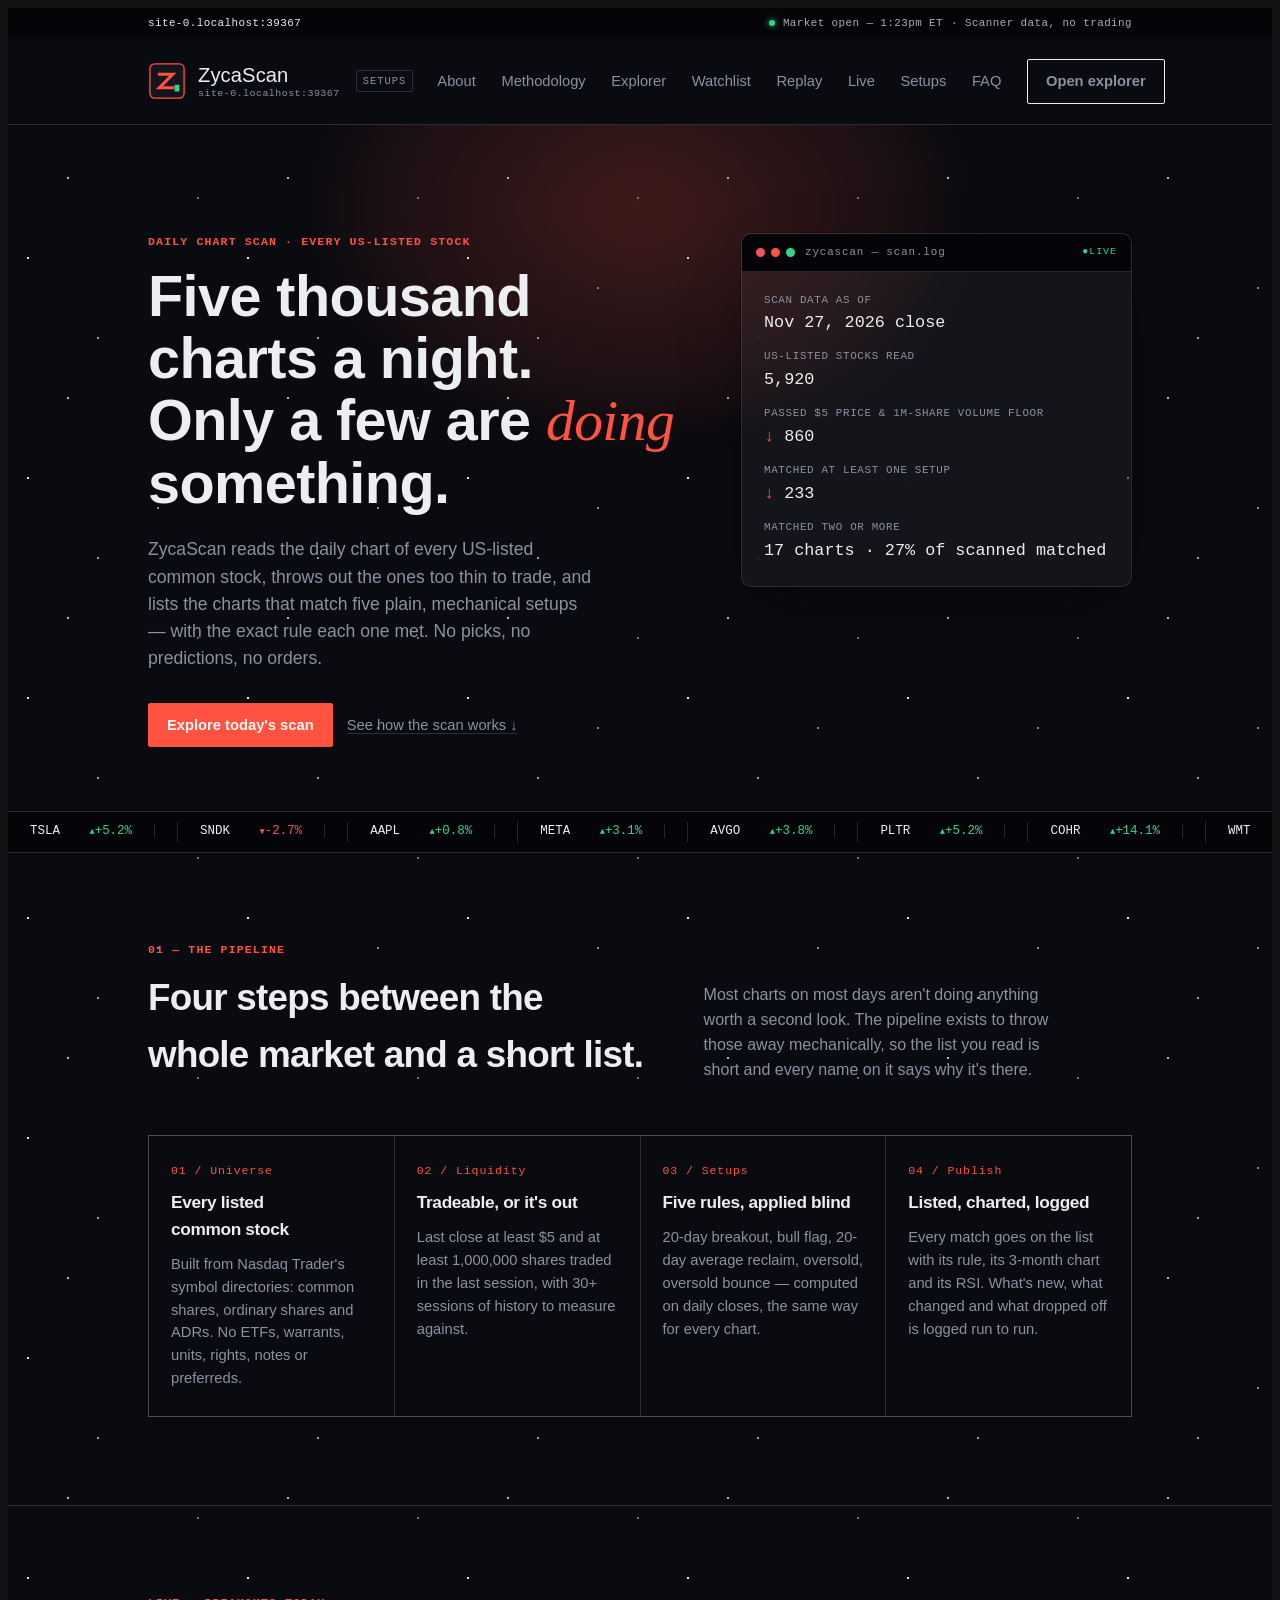
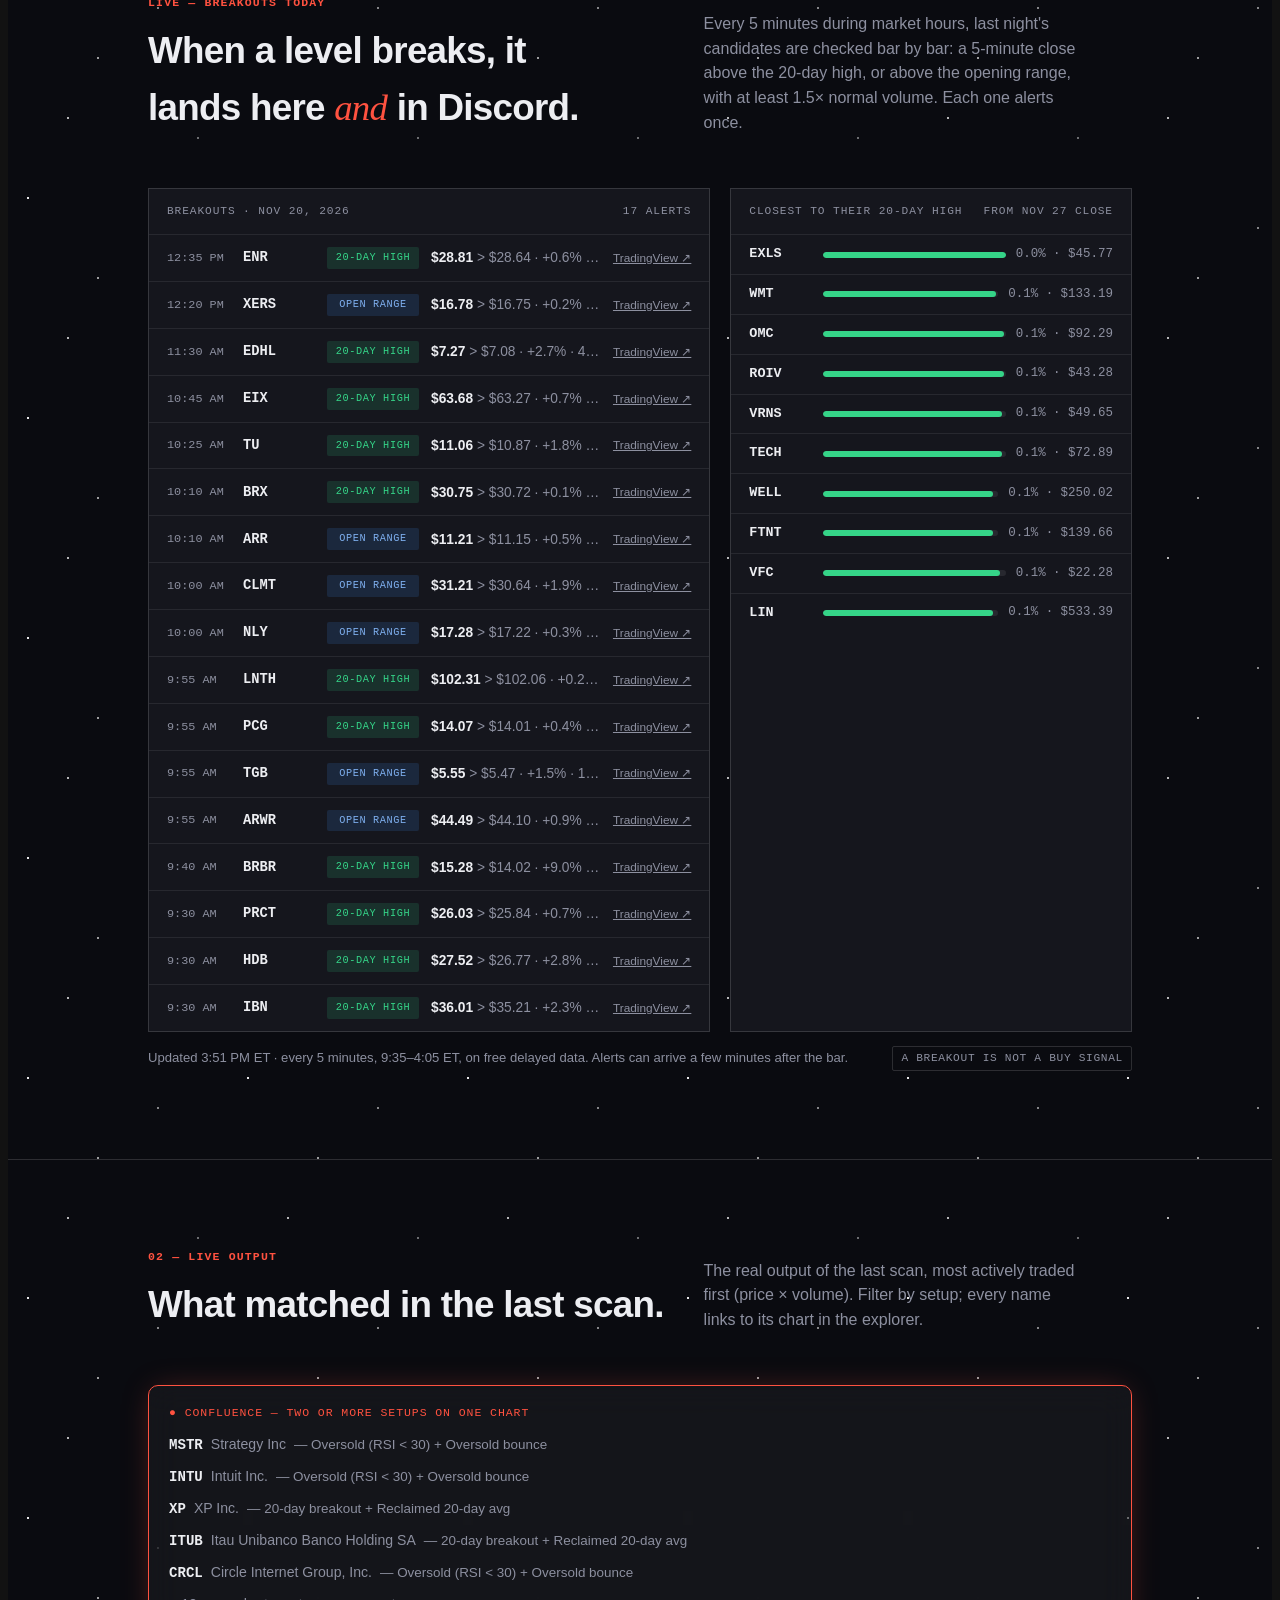
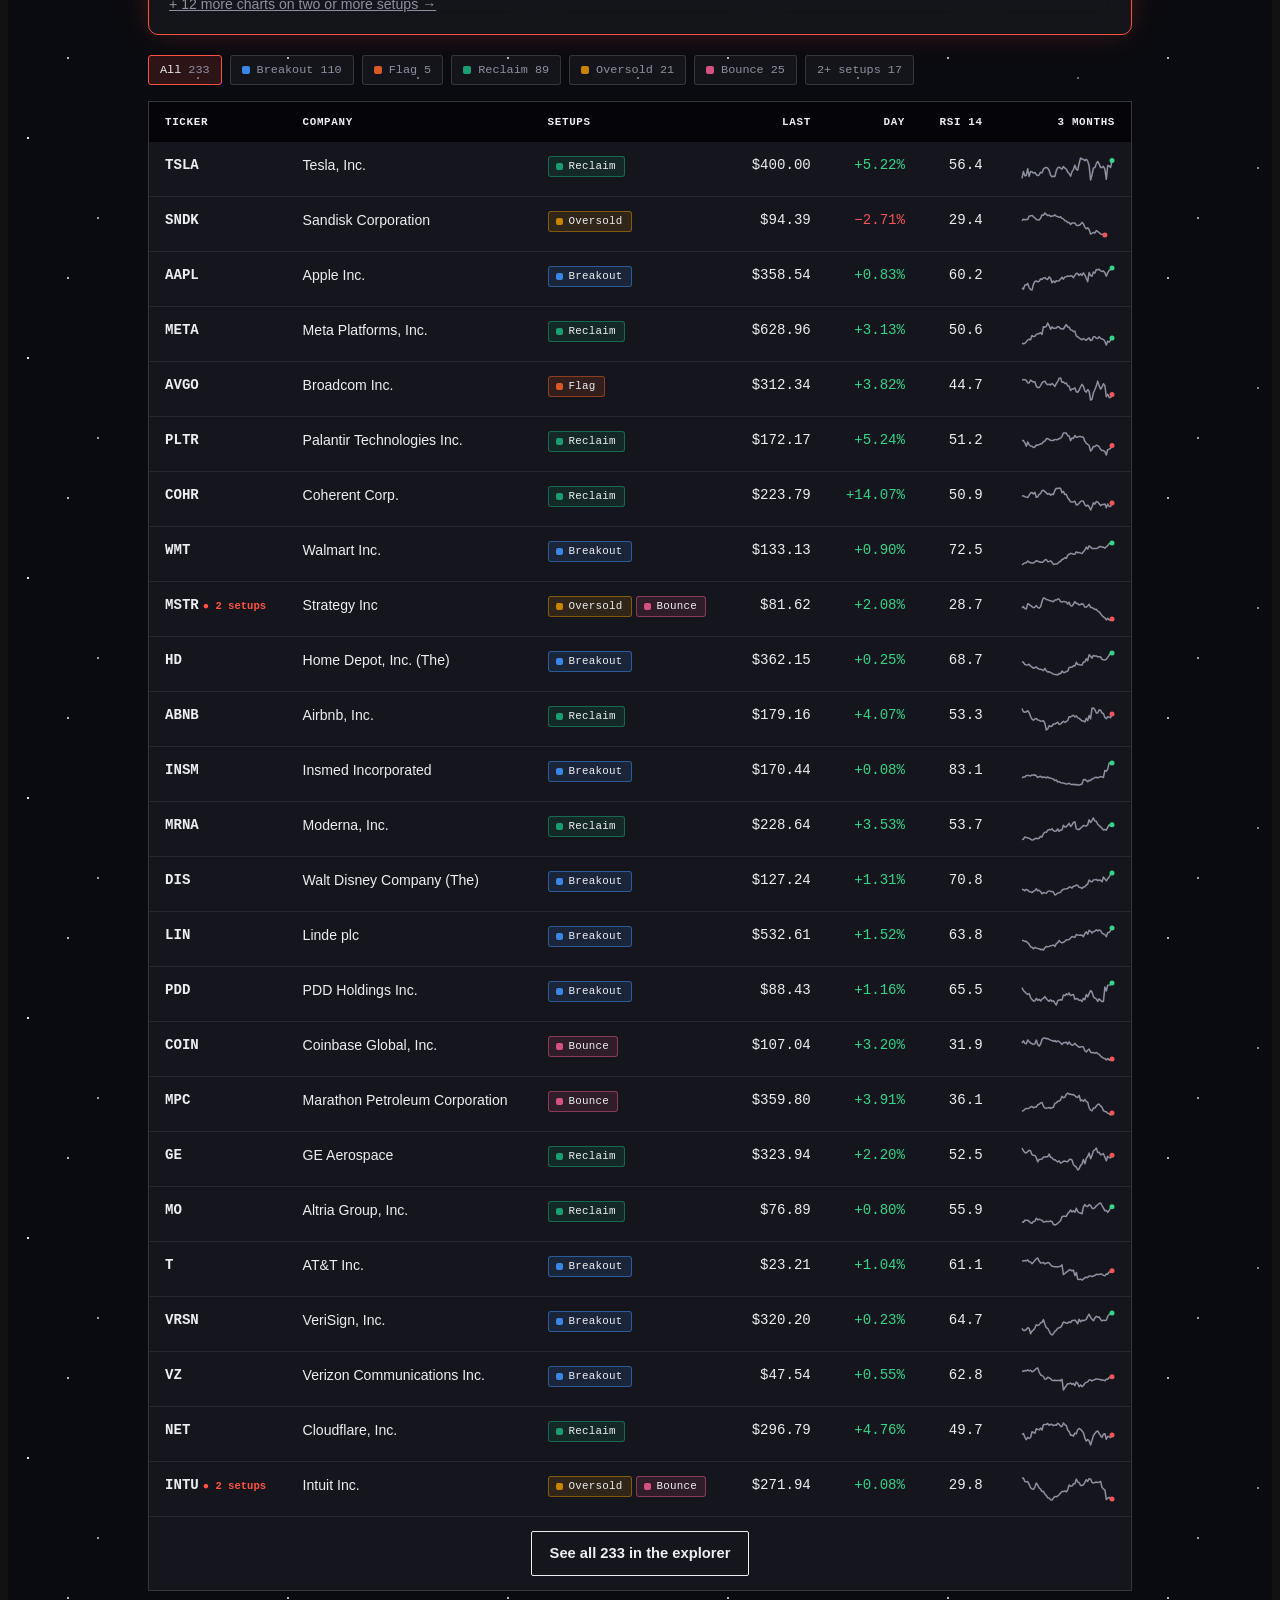
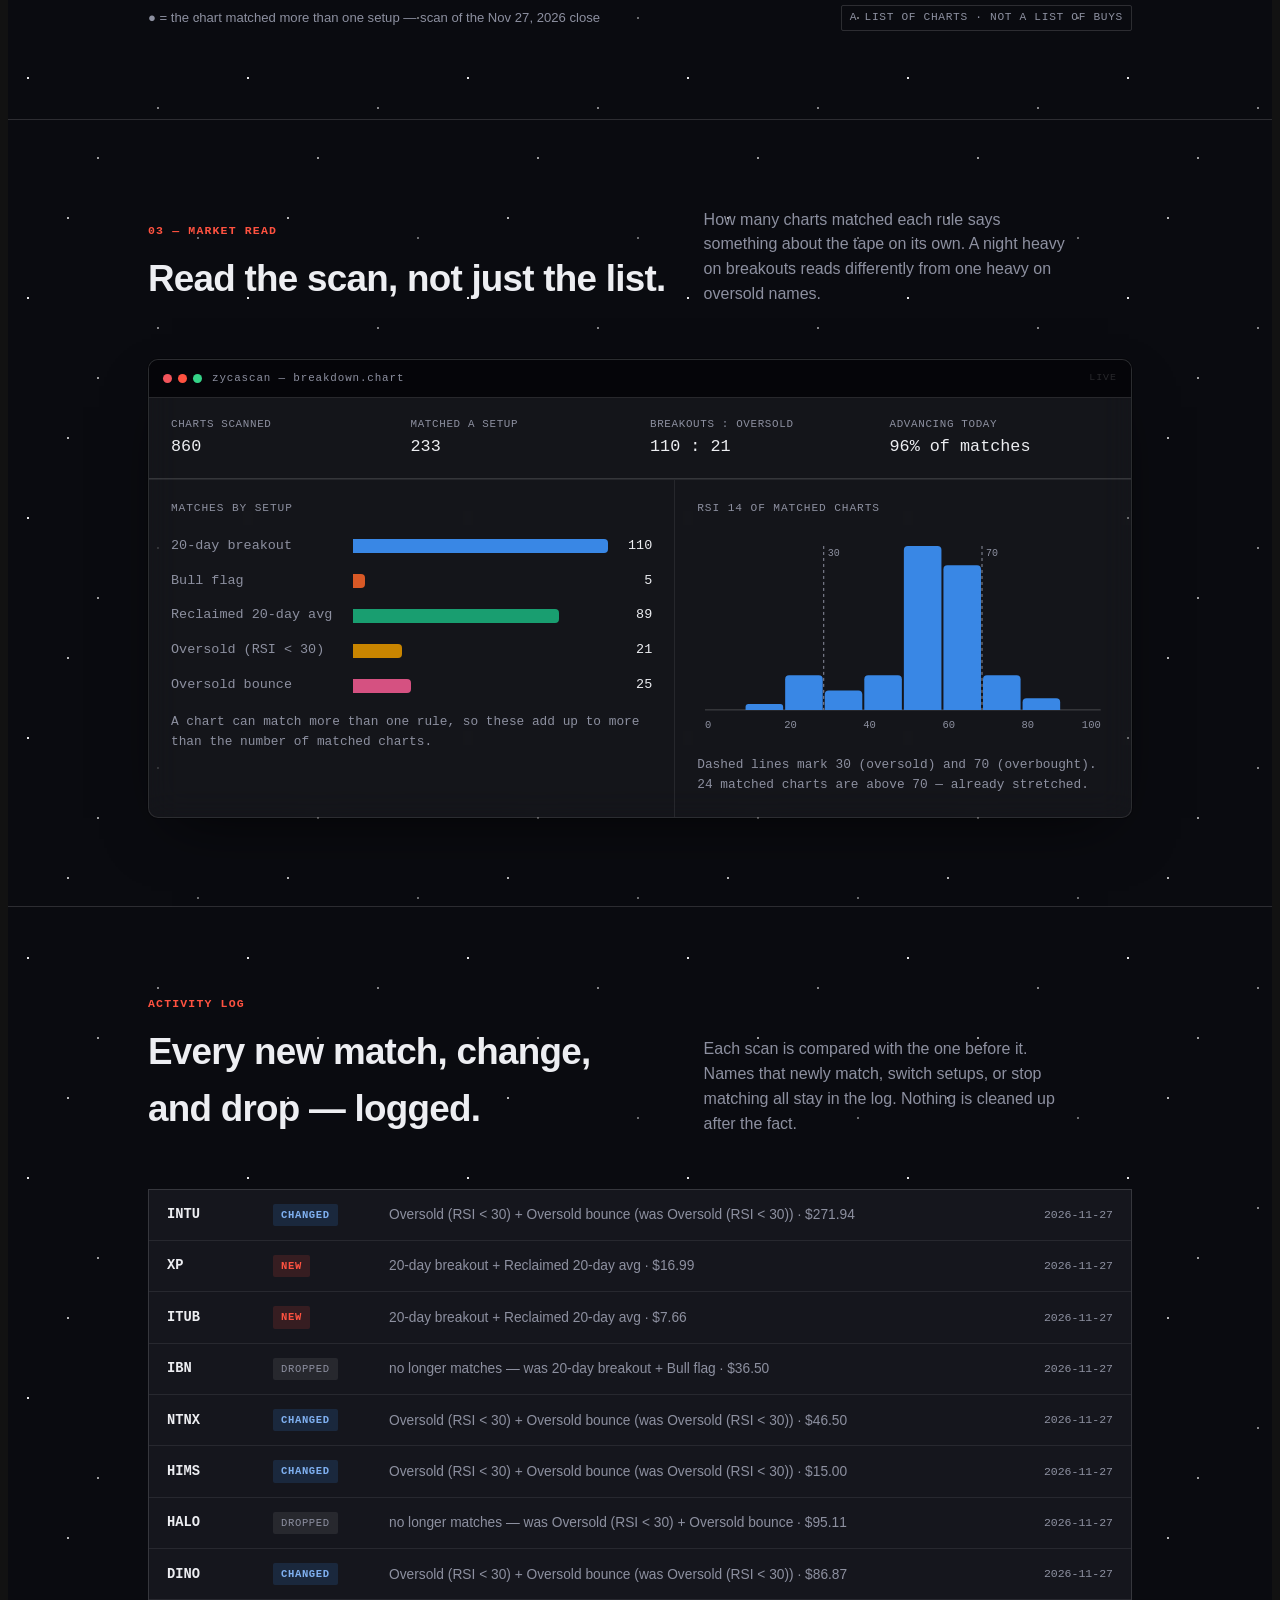
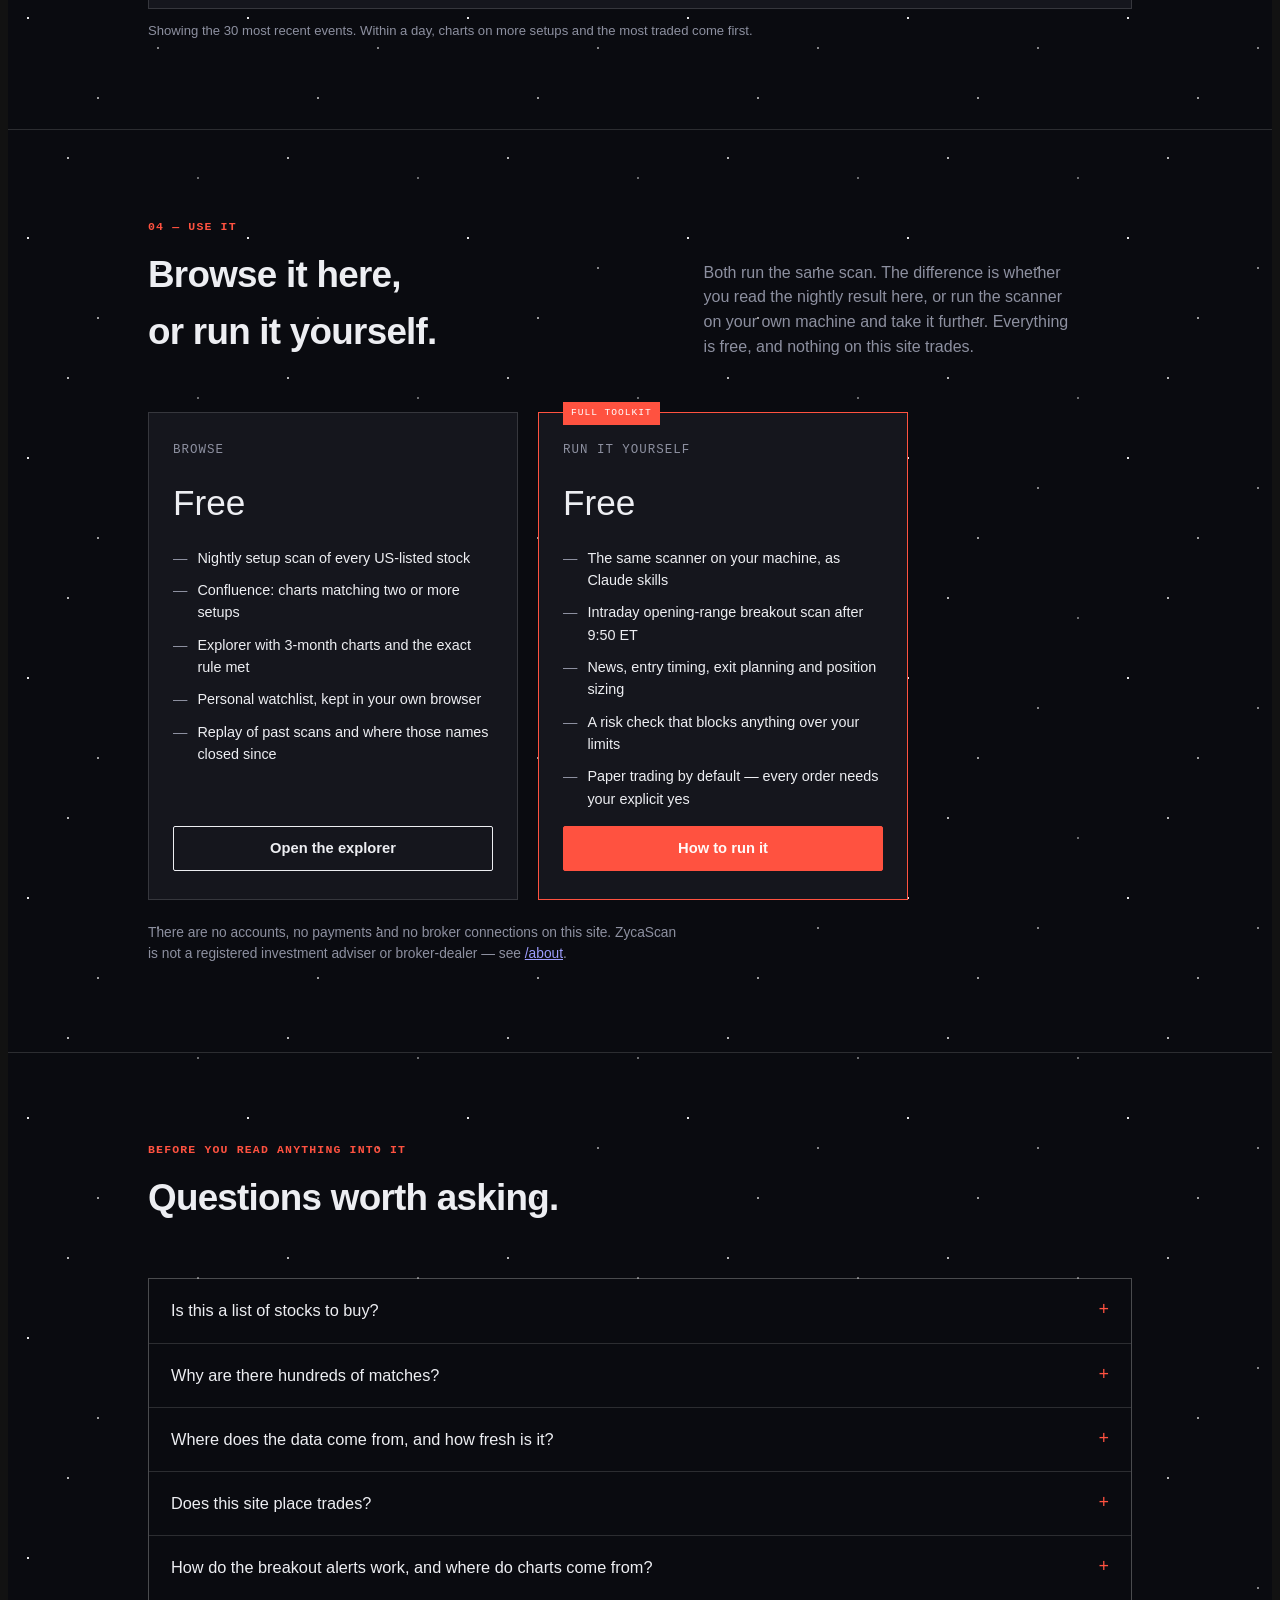
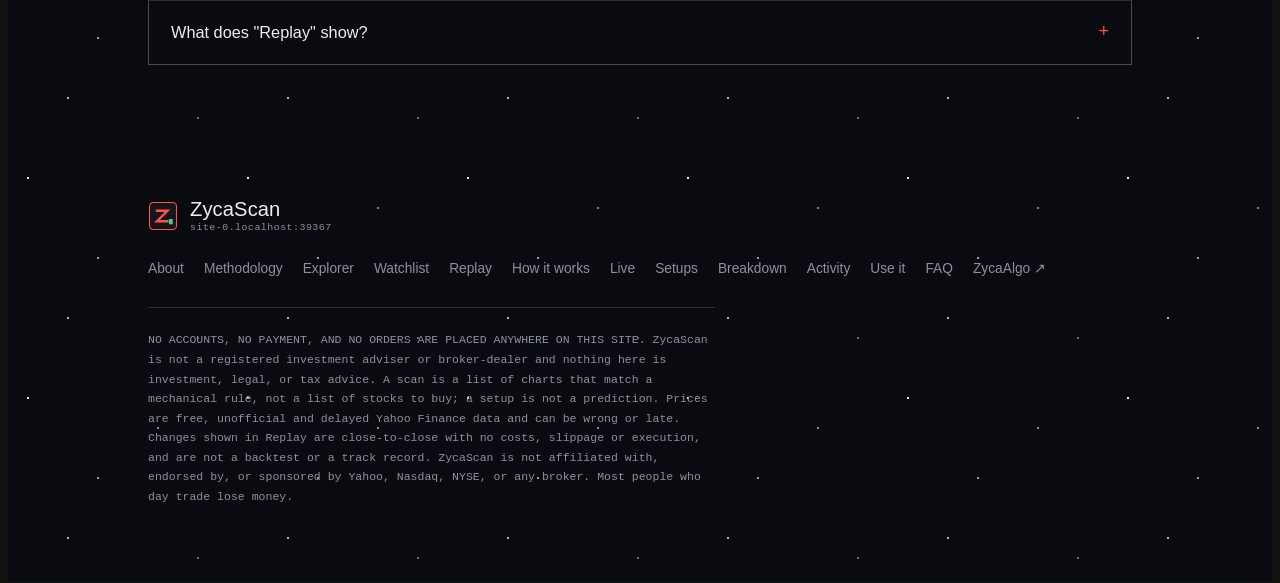
<file: index.html>
<!doctype html>
<html lang="en">
<head>
<meta charset="utf-8">
<meta name="viewport" content="width=device-width, initial-scale=1">
<title>ZycaScan &mdash; every US chart, one setup scan a day</title>
<meta name="description" content="ZycaScan reads the daily chart of every US-listed stock, keeps the liquid ones, and lists the charts that match five mechanical setups: 20-day breakouts, bull flags, 20-day average reclaims, oversold, and oversold bounces.">
<link rel="icon" href="data:image/svg+xml,%3Csvg xmlns='http://www.w3.org/2000/svg' viewBox='0 0 40 40'%3E%3Crect x='2' y='2' width='36' height='36' rx='5' fill='%23ff5240' stroke='%23ff5240' stroke-width='1.4'/%3E%3Cpolyline points='12,13 26,13 12,27 26,27' stroke='%230a0b10' stroke-width='3.2' stroke-linecap='square' stroke-linejoin='miter' fill='none'/%3E%3Crect x='28' y='24' width='5' height='7' fill='%2335d488'/%3E%3C/svg%3E">
<link rel="stylesheet" href="styles.css">
<link rel="stylesheet" href="scan.css">
<script src="app.js" defer></script>
</head>
<body>
<div class="il-root" id="top">

  <div data-zs="top"></div>

  <header class="il-hero">
    <div class="il-container il-hero-grid">
      <div>
        <div class="il-eyebrow">Daily chart scan &middot; every US-listed stock</div>
        <h1>Five thousand charts a night.<br>Only a few are <em>doing</em> something.</h1>
        <p class="il-hero-sub">ZycaScan reads the daily chart of every US-listed common stock, throws out the ones too thin to trade, and lists the charts that match five plain, mechanical setups &mdash; with the exact rule each one met. No picks, no predictions, no orders.</p>
        <div class="il-hero-cta">
          <a class="il-btn il-btn-primary" href="explorer">Explore today's scan</a>
          <a class="il-link" href="#how">See how the scan works &darr;</a>
        </div>
      </div>
      <div class="il-docstamp" id="il-docstamp">
        <div class="il-term-bar">
          <span class="il-term-dots"><span></span><span></span><span></span></span>
          <span class="il-term-title">zycascan &mdash; scan.log</span>
          <span class="il-term-status" id="il-term-status">LOADING</span>
        </div>
        <dl>
          <div>
            <dt>Scan data as of</dt>
            <dd id="stat-asof">&mdash;</dd>
          </div>
          <div>
            <dt>US-listed stocks read</dt>
            <dd id="stat-universe">&mdash;</dd>
          </div>
          <div>
            <dt>Passed $5 price &amp; 1M-share volume floor</dt>
            <dd><span class="il-arrow">&darr;</span> <span id="stat-scanned">&mdash;</span></dd>
          </div>
          <div>
            <dt>Matched at least one setup</dt>
            <dd><span class="il-arrow">&darr;</span> <span id="stat-matched">&mdash;</span></dd>
          </div>
          <div>
            <dt>Matched two or more</dt>
            <dd id="stat-confluence">&mdash;</dd>
          </div>
        </dl>
      </div>
    </div>
  </header>

  <div class="il-ticker-wrap" aria-hidden="true">
    <div class="il-ticker" id="il-ticker-track"><span>Loading scan&hellip;</span></div>
  </div>

  <section class="il-section" id="how">
    <div class="il-container">
      <div class="il-section-head">
        <div>
          <div class="il-eyebrow">01 &mdash; The pipeline</div>
          <h2>Four steps between the whole market and a short list.</h2>
        </div>
        <p>Most charts on most days aren't doing anything worth a second look. The pipeline exists to throw those away mechanically, so the list you read is short and every name on it says why it's there.</p>
      </div>
      <div class="il-steps">
        <div class="il-step">
          <span class="il-step-no">01 / Universe</span>
          <h3>Every listed common stock</h3>
          <p>Built from Nasdaq Trader's symbol directories: common shares, ordinary shares and ADRs. No ETFs, warrants, units, rights, notes or preferreds.</p>
        </div>
        <div class="il-step">
          <span class="il-step-no">02 / Liquidity</span>
          <h3>Tradeable, or it's out</h3>
          <p>Last close at least $5 and at least 1,000,000 shares traded in the last session, with 30+ sessions of history to measure against.</p>
        </div>
        <div class="il-step">
          <span class="il-step-no">03 / Setups</span>
          <h3>Five rules, applied blind</h3>
          <p>20-day breakout, bull flag, 20-day average reclaim, oversold, oversold bounce &mdash; computed on daily closes, the same way for every chart.</p>
        </div>
        <div class="il-step">
          <span class="il-step-no">04 / Publish</span>
          <h3>Listed, charted, logged</h3>
          <p>Every match goes on the list with its rule, its 3-month chart and its RSI. What's new, what changed and what dropped off is logged run to run.</p>
        </div>
      </div>
    </div>
  </section>

  <section class="il-section" id="live">
    <div class="il-container">
      <div class="il-section-head">
        <div>
          <div class="il-eyebrow">Live &mdash; breakouts today</div>
          <h2>When a level breaks, it lands here <em>and</em> in Discord.</h2>
        </div>
        <p>Every 5 minutes during market hours, last night's candidates are checked bar by bar: a 5-minute close above the 20-day high, or above the opening range, with at least 1.5&times; normal volume. Each one alerts once.</p>
      </div>
      <div class="zs-live-grid">
        <div class="zs-panel-box">
          <h3><span id="live-title">Breakouts today</span><span id="live-count"></span></h3>
          <div id="live-list"><div class="il-activity-empty">Loading&hellip;</div></div>
        </div>
        <div class="zs-panel-box">
          <h3><span>Closest to their 20-day high</span><span id="near-asof"></span></h3>
          <div id="near-list"><div class="il-activity-empty">Loading&hellip;</div></div>
        </div>
      </div>
      <div class="il-caption">
        <span id="live-caption">Checked every 5 minutes, 9:35&ndash;4:05 ET, on free delayed data. Alerts can arrive a few minutes after the bar.</span>
        <span class="il-tag">A BREAKOUT IS NOT A BUY SIGNAL</span>
      </div>
    </div>
  </section>

  <section class="il-section" id="setups">
    <div class="il-container">
      <div class="il-section-head">
        <div>
          <div class="il-eyebrow">02 &mdash; Live output</div>
          <h2>What matched in the last scan.</h2>
        </div>
        <p>The real output of the last scan, most actively traded first (price &times; volume). Filter by setup; every name links to its chart in the explorer.</p>
      </div>
      <div id="confluence-highlight" class="il-cluster-highlight" hidden>
        <div class="il-cluster-highlight-head">&#9679; Confluence &mdash; two or more setups on one chart</div>
        <div id="confluence-list" class="il-cluster-highlight-list"></div>
      </div>
      <div class="zs-filters" id="setup-filters" role="group" aria-label="Filter by setup"></div>
      <div class="il-tablewrap">
        <table class="il-signals">
          <thead>
            <tr>
              <th>Ticker</th>
              <th class="zs-col-name">Company</th>
              <th>Setups</th>
              <th class="il-num">Last</th>
              <th class="il-num">Day</th>
              <th class="il-num">RSI 14</th>
              <th class="il-num">3 months</th>
            </tr>
          </thead>
          <tbody id="signals-tbody">
            <tr><td colspan="7" class="zs-muted">Loading the last scan&hellip;</td></tr>
          </tbody>
        </table>
        <div class="zs-more"><a class="il-btn" id="more-link" href="explorer">See every match in the explorer</a></div>
      </div>
      <div class="il-caption">
        <span>&#9679; = the chart matched more than one setup<span id="signals-asof"></span></span>
        <span class="il-tag">A LIST OF CHARTS &middot; NOT A LIST OF BUYS</span>
      </div>
    </div>
  </section>

  <section class="il-section" id="breakdown">
    <div class="il-container">
      <div class="il-section-head">
        <div>
          <div class="il-eyebrow">03 &mdash; Market read</div>
          <h2>Read the scan, not just the list.</h2>
        </div>
        <p>How many charts matched each rule says something about the tape on its own. A night heavy on breakouts reads differently from one heavy on oversold names.</p>
      </div>
      <div class="il-docstamp">
        <div class="il-term-bar">
          <span class="il-term-dots"><span></span><span></span><span></span></span>
          <span class="il-term-title">zycascan &mdash; breakdown.chart</span>
          <span class="il-term-status" id="chart-term-status">LOADING</span>
        </div>
        <dl class="il-chart-stats">
          <div><dt>Charts scanned</dt><dd id="bd-scanned">&mdash;</dd></div>
          <div><dt>Matched a setup</dt><dd id="bd-matched">&mdash;</dd></div>
          <div><dt>Breakouts : oversold</dt><dd id="bd-tilt">&mdash;</dd></div>
          <div><dt>Advancing today</dt><dd id="bd-adv">&mdash;</dd></div>
        </dl>
        <div class="zs-panels">
          <div class="zs-panel">
            <h3>Matches by setup</h3>
            <div id="setup-bars"></div>
            <p class="zs-panel-note">A chart can match more than one rule, so these add up to more than the number of matched charts.</p>
          </div>
          <div class="zs-panel">
            <h3>RSI 14 of matched charts</h3>
            <div id="rsi-hist"></div>
            <p class="zs-panel-note" id="rsi-note">Dashed lines mark 30 (oversold) and 70 (overbought).</p>
          </div>
        </div>
      </div>
    </div>
  </section>

  <section class="il-section" id="activity">
    <div class="il-container">
      <div class="il-section-head">
        <div>
          <div class="il-eyebrow">Activity log</div>
          <h2>Every new match, change, and drop &mdash; logged.</h2>
        </div>
        <p>Each scan is compared with the one before it. Names that newly match, switch setups, or stop matching all stay in the log. Nothing is cleaned up after the fact.</p>
      </div>
      <div class="il-activity-list" id="activity-list">
        <div class="il-activity-empty">Loading activity&hellip;</div>
      </div>
      <p class="zs-activity-note" id="activity-note"></p>
    </div>
  </section>

  <section class="il-section" id="use">
    <div class="il-container">
      <div class="il-section-head">
        <div>
          <div class="il-eyebrow">04 &mdash; Use it</div>
          <h2>Browse it here, or run it yourself.</h2>
        </div>
        <p>Both run the same scan. The difference is whether you read the nightly result here, or run the scanner on your own machine and take it further. Everything is free, and nothing on this site trades.</p>
      </div>
      <div class="il-tiers il-tiers-two">
        <div class="il-tier">
          <span class="il-tier-name">Browse</span>
          <div class="il-tier-price">Free</div>
          <ul>
            <li>Nightly setup scan of every US-listed stock</li>
            <li>Confluence: charts matching two or more setups</li>
            <li>Explorer with 3-month charts and the exact rule met</li>
            <li>Personal watchlist, kept in your own browser</li>
            <li>Replay of past scans and where those names closed since</li>
          </ul>
          <a class="il-btn" href="explorer">Open the explorer</a>
        </div>
        <div class="il-tier il-tier-featured zs-tier-run">
          <span class="il-tier-name">Run it yourself</span>
          <div class="il-tier-price">Free</div>
          <ul>
            <li>The same scanner on your machine, as Claude skills</li>
            <li>Intraday opening-range breakout scan after 9:50 ET</li>
            <li>News, entry timing, exit planning and position sizing</li>
            <li>A risk check that blocks anything over your limits</li>
            <li>Paper trading by default &mdash; every order needs your explicit yes</li>
          </ul>
          <a class="il-btn il-btn-primary" href="methodology#run-it">How to run it</a>
        </div>
      </div>
      <p class="il-tier-note">There are no accounts, no payments and no broker connections on this site. ZycaScan is not a registered investment adviser or broker-dealer &mdash; see <a href="about#legal">/about</a>.</p>
    </div>
  </section>

  <section class="il-section" id="faq" style="border-bottom:none;">
    <div class="il-container">
      <div class="il-section-head">
        <div>
          <div class="il-eyebrow">Before you read anything into it</div>
          <h2>Questions worth asking.</h2>
        </div>
      </div>
      <div class="il-faq">
        <details class="il-faq-item">
          <summary>Is this a list of stocks to buy?</summary>
          <div class="il-faq-body">No. It's a list of charts that matched a mechanical rule on the last close. A setup is a description of what a chart did, not a prediction of what it will do, and plenty of breakouts fail the next day. ZycaScan doesn't know your money, your risk, or your plan.</div>
        </details>
        <details class="il-faq-item">
          <summary>Why are there hundreds of matches?</summary>
          <div class="il-faq-body">Because the rules are deliberately simple and run on daily closes only. On a strong day hundreds of charts close at a 20-day high; on a weak one, hundreds go oversold. Use the filters, look at confluence, and start from names you already know.</div>
        </details>
        <details class="il-faq-item">
          <summary>Where does the data come from, and how fresh is it?</summary>
          <div class="il-faq-body">The symbol list comes from Nasdaq Trader's public directories; prices come from Yahoo Finance's free chart data, which is unofficial and can lag or be wrong. The scan runs on completed daily closes, so it describes the last session, not the market right now. The timestamp on every page says which close it is.</div>
        </details>
        <details class="il-faq-item">
          <summary>Does this site place trades?</summary>
          <div class="il-faq-body">No. There is no account, no broker connection and no order anywhere on this site. If you run the scanner yourself as Claude skills, orders go to a paper account by default and only after a risk check passes and you type an explicit yes for that one order.</div>
        </details>
        <details class="il-faq-item">
          <summary>How do the breakout alerts work, and where do charts come from?</summary>
          <div class="il-faq-body">Each night the scan sets a 20-day-high level for up to 150 candidates. Every 5 minutes during market hours, a 5-minute bar that closes above its level (or above the opening range) on at least 1.5&times; normal volume is posted to Discord once and listed in the Live section. Detection runs on free Yahoo data. The interactive charts in the explorer are TradingView's own embedded widget, on TradingView's data, so prices can differ slightly. See <a href="methodology#alerts">the methodology</a> for the exact rules.</div>
        </details>
        <details class="il-faq-item">
          <summary>What does "Replay" show?</summary>
          <div class="il-faq-body">What each past scan listed, and the change from the close it was flagged at to the latest close. Close to close, no costs, no slippage, and only as many scans as have been run. It's a record, not a backtest and not a track record.</div>
        </details>
      </div>
    </div>
  </section>

  <div data-zs="footer"></div>
</div>

<script>
document.addEventListener('DOMContentLoaded', function () {
  var ZS = window.ZS;
  var TOP_N = 25;
  var filter = 'all';
  var data = null;

  function setLive(id, text) { var el = document.getElementById(id); if (el) el.textContent = text; }

  ZS.load('latest.json').then(function (d) {
    data = d;
    var f = d.funnel || {};
    document.getElementById('il-docstamp').classList.add('il-live');
    setLive('il-term-status', 'LIVE');
    setLive('stat-asof', ZS.dateLabel(d.as_of) + ' close');
    ZS.animateCount(document.getElementById('stat-universe'), f.universe || 0, function (v) { return ZS.int(Math.round(v)); });
    ZS.animateCount(document.getElementById('stat-scanned'), f.scanned || 0, function (v) { return ZS.int(Math.round(v)); });
    ZS.animateCount(document.getElementById('stat-matched'), f.matched || 0, function (v) { return ZS.int(Math.round(v)); });
    setLive('stat-confluence', ZS.int(f.confluence) + ' charts · ' + (f.scanned ? (f.matched / f.scanned * 100).toFixed(0) : '0') + '% of scanned matched');
    setLive('signals-asof', ' — scan of the ' + ZS.dateLabel(d.as_of) + ' close');

    ticker(d);
    filters(d);
    table();
    confluence(d);
    breakdown(d);
  }).catch(function (e) {
    setLive('il-term-status', 'NO DATA');
    document.getElementById('signals-tbody').innerHTML = '<tr><td colspan="7" class="zs-muted">No scan published yet. Run the scanner and scripts/build_data.py, then redeploy.</td></tr>';
    console.error(e);
  });

  function ticker(d) {
    var track = document.getElementById('il-ticker-track');
    var items = d.hits.filter(function (h) { return h.chg != null; }).slice(0, 18);
    if (!items.length) return;
    var html = items.map(function (h) {
      return '<span>' + ZS.esc(h.s) + ' <span class="' + (h.chg >= 0 ? 'il-up' : 'il-down') + '">' + ZS.pct(h.chg, 1).replace('−', '-') + '</span></span>';
    }).join('');
    track.innerHTML = html + html;
  }

  function filters(d) {
    var box = document.getElementById('setup-filters');
    var multi = d.hits.filter(function (h) { return h.set.length > 1; }).length;
    var opts = [{ id: 'all', label: 'All', n: d.hits.length }]
      .concat(ZS.SETUPS.map(function (s) { return { id: s.id, label: s.short, n: d.counts[s.id] || 0, color: s.color }; }))
      .concat([{ id: 'multi', label: '2+ setups', n: multi }]);
    box.innerHTML = opts.map(function (o) {
      return '<button type="button" class="zs-filter" data-f="' + o.id + '" aria-pressed="' + (o.id === filter) + '">' +
        (o.color ? '<i style="background:' + o.color + '"></i>' : '') + ZS.esc(o.label) + ' <span class="zs-n">' + ZS.int(o.n) + '</span></button>';
    }).join('');
    box.addEventListener('click', function (e) {
      var b = e.target.closest('[data-f]');
      if (!b) return;
      filter = b.getAttribute('data-f');
      box.querySelectorAll('[data-f]').forEach(function (x) { x.setAttribute('aria-pressed', x === b); });
      table();
    });
  }

  function matches(h) {
    if (filter === 'all') return true;
    if (filter === 'multi') return h.set.length > 1;
    return h.set.indexOf(filter) !== -1;
  }

  function table() {
    var rows = data.hits.filter(matches);
    var tbody = document.getElementById('signals-tbody');
    tbody.innerHTML = rows.slice(0, TOP_N).map(function (h) { return ZS.hitRow(h, { clickable: true }); }).join('') ||
      '<tr><td colspan="7" class="zs-muted">Nothing matched this setup in the last scan.</td></tr>';
    var more = document.getElementById('more-link');
    more.textContent = rows.length > TOP_N ? 'See all ' + ZS.int(rows.length) + ' in the explorer' : 'Open the explorer';
    more.href = 'explorer' + (filter !== 'all' ? '?setup=' + filter : '');
  }

  document.getElementById('signals-tbody').addEventListener('click', function (e) {
    var tr = e.target.closest('tr[data-s]');
    if (tr) location.href = 'explorer?s=' + encodeURIComponent(tr.getAttribute('data-s'));
  });
  document.getElementById('signals-tbody').addEventListener('keydown', function (e) {
    var tr = e.target.closest('tr[data-s]');
    if (tr && (e.key === 'Enter' || e.key === ' ')) { e.preventDefault(); location.href = 'explorer?s=' + encodeURIComponent(tr.getAttribute('data-s')); }
  });

  function confluence(d) {
    var multi = d.hits.filter(function (h) { return h.set.length > 1; });
    if (!multi.length) return;
    // three-setup charts first, then the most traded
    multi.sort(function (a, b) { return b.set.length - a.set.length || b.dv - a.dv; });
    document.getElementById('confluence-list').innerHTML = multi.slice(0, 5).map(function (h) {
      return '<div class="il-cluster-item"><a class="il-cluster-ticker" href="explorer?s=' + encodeURIComponent(h.s) + '">' + ZS.esc(h.s) + '</a>' +
        '<span class="il-cluster-company">' + ZS.esc(h.n) + '</span>' +
        '<span class="il-cluster-insiders">' + h.set.map(function (s) { return ZS.SETUP[s] ? ZS.SETUP[s].label : s; }).join(' + ') + '</span></div>';
    }).join('') + (multi.length > 5 ? '<div class="il-cluster-item zs-muted"><a href="explorer?setup=multi">+ ' + (multi.length - 5) + ' more charts on two or more setups &rarr;</a></div>' : '');
    document.getElementById('confluence-highlight').hidden = false;
  }

  function breakdown(d) {
    var f = d.funnel || {};
    setLive('chart-term-status', 'LIVE');
    ZS.animateCount(document.getElementById('bd-scanned'), f.scanned || 0, function (v) { return ZS.int(Math.round(v)); });
    ZS.animateCount(document.getElementById('bd-matched'), f.matched || 0, function (v) { return ZS.int(Math.round(v)); });
    var bo = d.counts.breakout_20d || 0, os = d.counts.oversold || 0;
    setLive('bd-tilt', bo + ' : ' + os);
    var withChg = d.hits.filter(function (h) { return h.chg != null; });
    var adv = withChg.filter(function (h) { return h.chg > 0; }).length;
    var advEl = document.getElementById('bd-adv');
    advEl.textContent = withChg.length ? (adv / withChg.length * 100).toFixed(0) + '% of matches' : '—';

    var scanned = f.scanned || 1;
    ZS.hbars(document.getElementById('setup-bars'), ZS.SETUPS.map(function (s) {
      var meta = (d.setups || []).filter(function (x) { return x.id === s.id; })[0] || {};
      var n = d.counts[s.id] || 0;
      return {
        label: s.label, value: n, color: s.color,
        tip: '<b>' + ZS.esc(s.label) + '</b><br>' + ZS.int(n) + ' charts · ' + (n / scanned * 100).toFixed(1) + '% of scanned<br><span class="zs-muted">' + ZS.esc(meta.rule || '') + '</span>'
      };
    }));

    var bins = [];
    for (var i = 0; i < 10; i++) bins.push({ label: String(i * 10), value: 0, lo: i * 10 });
    d.hits.forEach(function (h) { if (h.rsi != null) bins[Math.min(9, Math.floor(h.rsi / 10))].value++; });
    bins.forEach(function (b) { b.tip = '<b>RSI ' + b.lo + '–' + (b.lo + 10) + '</b><br>' + ZS.int(b.value) + ' matched charts'; });
    ZS.histogram(document.getElementById('rsi-hist'), bins, [{ at: 30, label: '30' }, { at: 70, label: '70' }]);
    var hot = d.hits.filter(function (h) { return h.rsi >= 70; }).length;
    setLive('rsi-note', 'Dashed lines mark 30 (oversold) and 70 (overbought). ' + hot + ' matched charts are above 70 — already stretched.');
  }

  // Live breakouts + closest to their level
  Promise.all([
    ZS.loadLive('alerts/today.json').catch(function () { return null; }),
    ZS.load('alerts/candidates.json').catch(function () { return null; })
  ]).then(function (res) {
    var today = res[0], cand = res[1];
    var list = document.getElementById('live-list');
    var nyDate = ZS.nyNow().date;
    var alerts = (today && today.alerts) || [];
    var isToday = today && today.date === nyDate;
    document.getElementById('live-title').textContent = today && !isToday && alerts.length
      ? 'Breakouts · ' + ZS.dateLabel(today.date) : 'Breakouts today';
    document.getElementById('live-count').textContent = alerts.length ? alerts.length + ' alert' + (alerts.length === 1 ? '' : 's') : '';
    if (!alerts.length || (!isToday && !alerts.length)) {
      var st = ZS.marketState();
      list.innerHTML = '<div class="il-activity-empty">' + (st.open
        ? 'No breakouts yet today. Watching ' + ((cand && cand.levels.length) || 0) + ' levels and ' + ((cand && cand.orb.length) || 0) + ' opening ranges.'
        : 'Market closed. Breakouts show up here from 9:35 ET on the next session.') + '</div>';
    } else {
      list.innerHTML = alerts.slice().reverse().slice(0, 25).map(function (x) {
        var detail = '<b>' + ZS.money(x.close) + '</b> &gt; ' + ZS.money(x.level) +
          ' · ' + ZS.pct(x.over, 1) + (x.vol != null ? ' · ' + x.vol.toFixed(1) + '× vol' : '') + (x.gap ? ' · gap' : '');
        return '<div class="zs-break-row">' +
          '<span class="zs-break-time">' + ZS.esc(x.bar) + '</span>' +
          '<a class="zs-break-sym" href="explorer?s=' + encodeURIComponent(x.s) + '">' + ZS.esc(x.s) + '</a>' +
          '<span class="zs-break-kind zs-k-' + x.type + '">' + (x.type === '20d' ? '20-DAY HIGH' : 'OPEN RANGE') + '</span>' +
          '<span class="zs-break-detail" title="' + ZS.esc(x.n || '') + '">' + detail + '</span>' +
          '<a class="zs-break-link" href="https://www.tradingview.com/chart/?symbol=' + encodeURIComponent(x.s) + '" target="_blank" rel="noopener">TradingView &#8599;</a>' +
          '</div>';
      }).join('');
    }
    if (today && today.checked_at) {
      var t = new Date(today.checked_at);
      document.getElementById('live-caption').textContent = 'Updated ' + t.toLocaleTimeString('en-US', { timeZone: 'America/New_York', hour: 'numeric', minute: '2-digit' }) +
        ' ET · every 5 minutes, 9:35–4:05 ET, on free delayed data. Alerts can arrive a few minutes after the bar.';
    }

    var near = document.getElementById('near-list');
    var rows = ((cand && cand.levels) || []).filter(function (x) { return x.dist > 0; })
      .sort(function (a, b) { return a.dist - b.dist; }).slice(0, 10);
    if (cand) document.getElementById('near-asof').textContent = 'from ' + ZS.dateLabel(cand.as_of, false) + ' close';
    near.innerHTML = rows.length ? rows.map(function (x) {
      var w = Math.max(4, 100 - x.dist * 20); // 0% away = full bar, 5%+ away = nearly empty
      return '<div class="zs-near-row"><a class="zs-break-sym" href="explorer?s=' + encodeURIComponent(x.s) + '">' + ZS.esc(x.s) + '</a>' +
        '<span class="zs-near-bar" title="' + x.dist.toFixed(2) + '% below ' + ZS.money(x.level) + '"><i style="width:' + w.toFixed(0) + '%"></i></span>' +
        '<span class="zs-near-val">' + x.dist.toFixed(1) + '% · ' + ZS.money(x.level) + '</span></div>';
    }).join('') : '<div class="il-activity-empty">No levels set yet. They are built after each nightly scan.</div>';
  });

  // Activity log
  ZS.load('activity.json').then(function (a) {
    var list = document.getElementById('activity-list');
    var ev = a.events || [];
    if (!ev.length) { list.innerHTML = '<div class="il-activity-empty">No activity logged yet.</div>'; return; }
    var badge = { NEW: ['zs-new', 'NEW'], DROPPED: ['zs-dropped', 'DROPPED'], CHANGED: ['zs-changed', 'CHANGED'] };
    list.innerHTML = ev.slice(0, 30).map(function (e) {
      var b = badge[e.type] || ['', e.type];
      var labels = e.set.map(function (s) { return ZS.SETUP[s] ? ZS.SETUP[s].label : s; }).join(' + ');
      var detail = e.type === 'DROPPED' ? 'no longer matches — was ' + labels
        : e.type === 'CHANGED' ? labels + ' (was ' + e.was.map(function (s) { return ZS.SETUP[s] ? ZS.SETUP[s].label : s; }).join(' + ') + ')'
        : labels;
      detail += e.p != null ? ' · ' + ZS.money(e.p) : '';
      return '<div class="il-activity-row">' +
        '<span class="il-activity-ticker">' + ZS.esc(e.s) + '</span>' +
        '<span class="il-activity-badge ' + b[0] + '">' + b[1] + '</span>' +
        '<span class="il-activity-detail" title="' + ZS.esc(detail) + '">' + ZS.esc(detail) + '</span>' +
        '<span class="il-activity-time">' + ZS.esc(e.date) + '</span></div>';
    }).join('');
    var dates = {};
    ev.forEach(function (e) { dates[e.date] = 1; });
    if (Object.keys(dates).length === 1 && a.first_run === ev[0].date) {
      document.getElementById('activity-note').textContent = 'This is the first scan on file, so every match shows as NEW. From the next scan on, the log shows only what changed.';
    } else {
      document.getElementById('activity-note').textContent = 'Showing the 30 most recent events. Within a day, charts on more setups and the most traded come first.';
    }
  }).catch(function () {
    document.getElementById('activity-list').innerHTML = '<div class="il-activity-empty">No activity logged yet.</div>';
  });
});
</script>
</body>
</html>
</file>
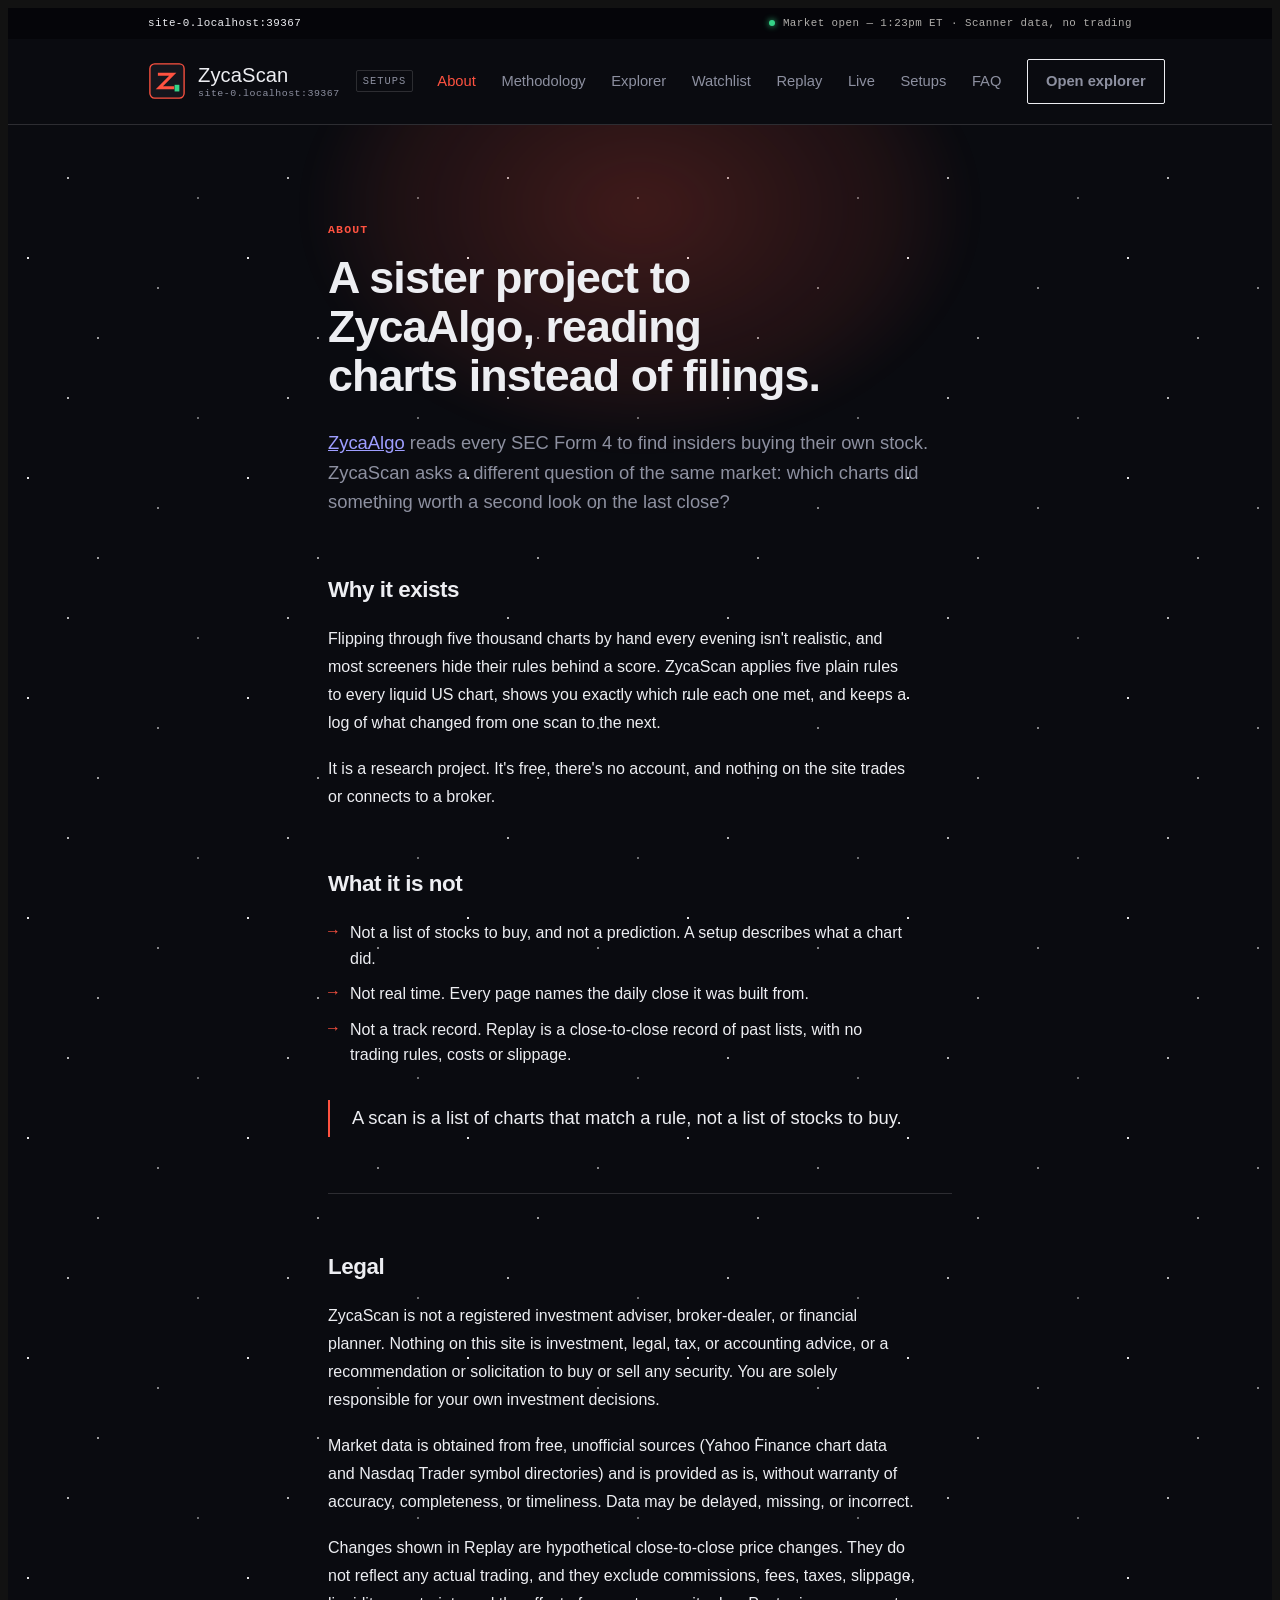
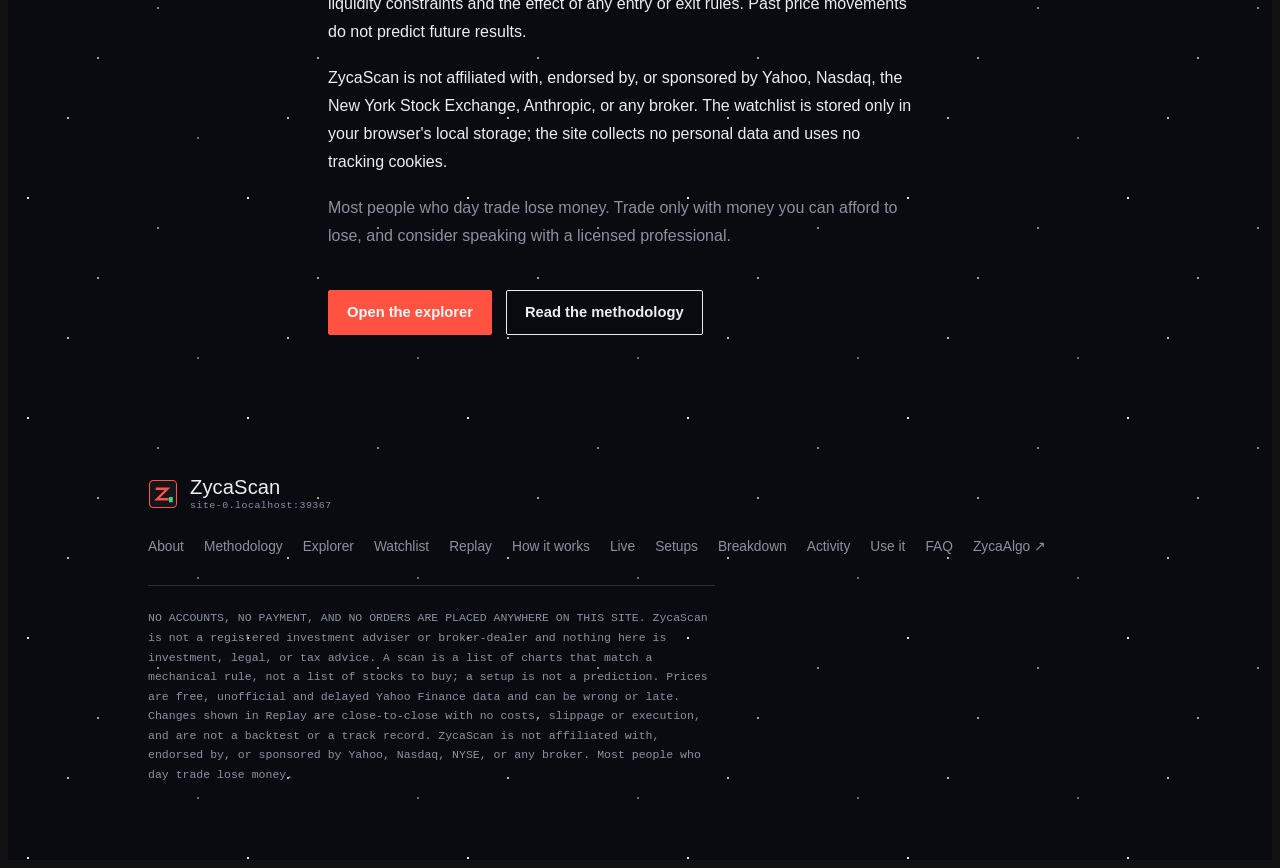
<file: about.html>
<!doctype html>
<html lang="en">
<head>
<meta charset="utf-8">
<meta name="viewport" content="width=device-width, initial-scale=1">
<title>About &mdash; ZycaScan</title>
<meta name="description" content="What ZycaScan is, why it exists, and the legal fine print.">
<link rel="icon" href="data:image/svg+xml,%3Csvg xmlns='http://www.w3.org/2000/svg' viewBox='0 0 40 40'%3E%3Crect x='2' y='2' width='36' height='36' rx='5' fill='%23ff5240' stroke='%23ff5240' stroke-width='1.4'/%3E%3Cpolyline points='12,13 26,13 12,27 26,27' stroke='%230a0b10' stroke-width='3.2' stroke-linecap='square' stroke-linejoin='miter' fill='none'/%3E%3Crect x='28' y='24' width='5' height='7' fill='%2335d488'/%3E%3C/svg%3E">
<link rel="stylesheet" href="styles.css">
<link rel="stylesheet" href="scan.css">
<script src="app.js" defer></script>
</head>
<body>
<div class="il-root" id="top">
  <div data-zs="top"></div>

  <article class="il-essay">
    <div class="il-eyebrow">About</div>
    <h1>A sister project to ZycaAlgo, reading charts instead of filings.</h1>
    <p class="il-lede"><a href="https://zyca-algo.vercel.app" target="_blank" rel="noopener">ZycaAlgo</a> reads every SEC Form 4 to find insiders buying their own stock. ZycaScan asks a different question of the same market: which charts did something worth a second look on the last close?</p>

    <h2>Why it exists</h2>
    <p>Flipping through five thousand charts by hand every evening isn't realistic, and most screeners hide their rules behind a score. ZycaScan applies five plain rules to every liquid US chart, shows you exactly which rule each one met, and keeps a log of what changed from one scan to the next.</p>
    <p>It is a research project. It's free, there's no account, and nothing on the site trades or connects to a broker.</p>

    <h2>What it is not</h2>
    <ul class="il-plain">
      <li>Not a list of stocks to buy, and not a prediction. A setup describes what a chart did.</li>
      <li>Not real time. Every page names the daily close it was built from.</li>
      <li>Not a track record. Replay is a close-to-close record of past lists, with no trading rules, costs or slippage.</li>
    </ul>

    <div class="il-pullquote">A scan is a list of charts that match a rule, not a list of stocks to buy.</div>

    <hr class="il-essay-divider" id="legal">

    <h2>Legal</h2>
    <p>ZycaScan is not a registered investment adviser, broker-dealer, or financial planner. Nothing on this site is investment, legal, tax, or accounting advice, or a recommendation or solicitation to buy or sell any security. You are solely responsible for your own investment decisions.</p>
    <p>Market data is obtained from free, unofficial sources (Yahoo Finance chart data and Nasdaq Trader symbol directories) and is provided as is, without warranty of accuracy, completeness, or timeliness. Data may be delayed, missing, or incorrect.</p>
    <p>Changes shown in Replay are hypothetical close-to-close price changes. They do not reflect any actual trading, and they exclude commissions, fees, taxes, slippage, liquidity constraints and the effect of any entry or exit rules. Past price movements do not predict future results.</p>
    <p>ZycaScan is not affiliated with, endorsed by, or sponsored by Yahoo, Nasdaq, the New York Stock Exchange, Anthropic, or any broker. The watchlist is stored only in your browser's local storage; the site collects no personal data and uses no tracking cookies.</p>
    <p class="il-muted">Most people who day trade lose money. Trade only with money you can afford to lose, and consider speaking with a licensed professional.</p>

    <div class="il-essay-cta">
      <a class="il-btn il-btn-primary" href="explorer">Open the explorer</a>
      <a class="il-btn" href="methodology">Read the methodology</a>
    </div>
  </article>

  <div data-zs="footer"></div>
</div>
</body>
</html>
</file>
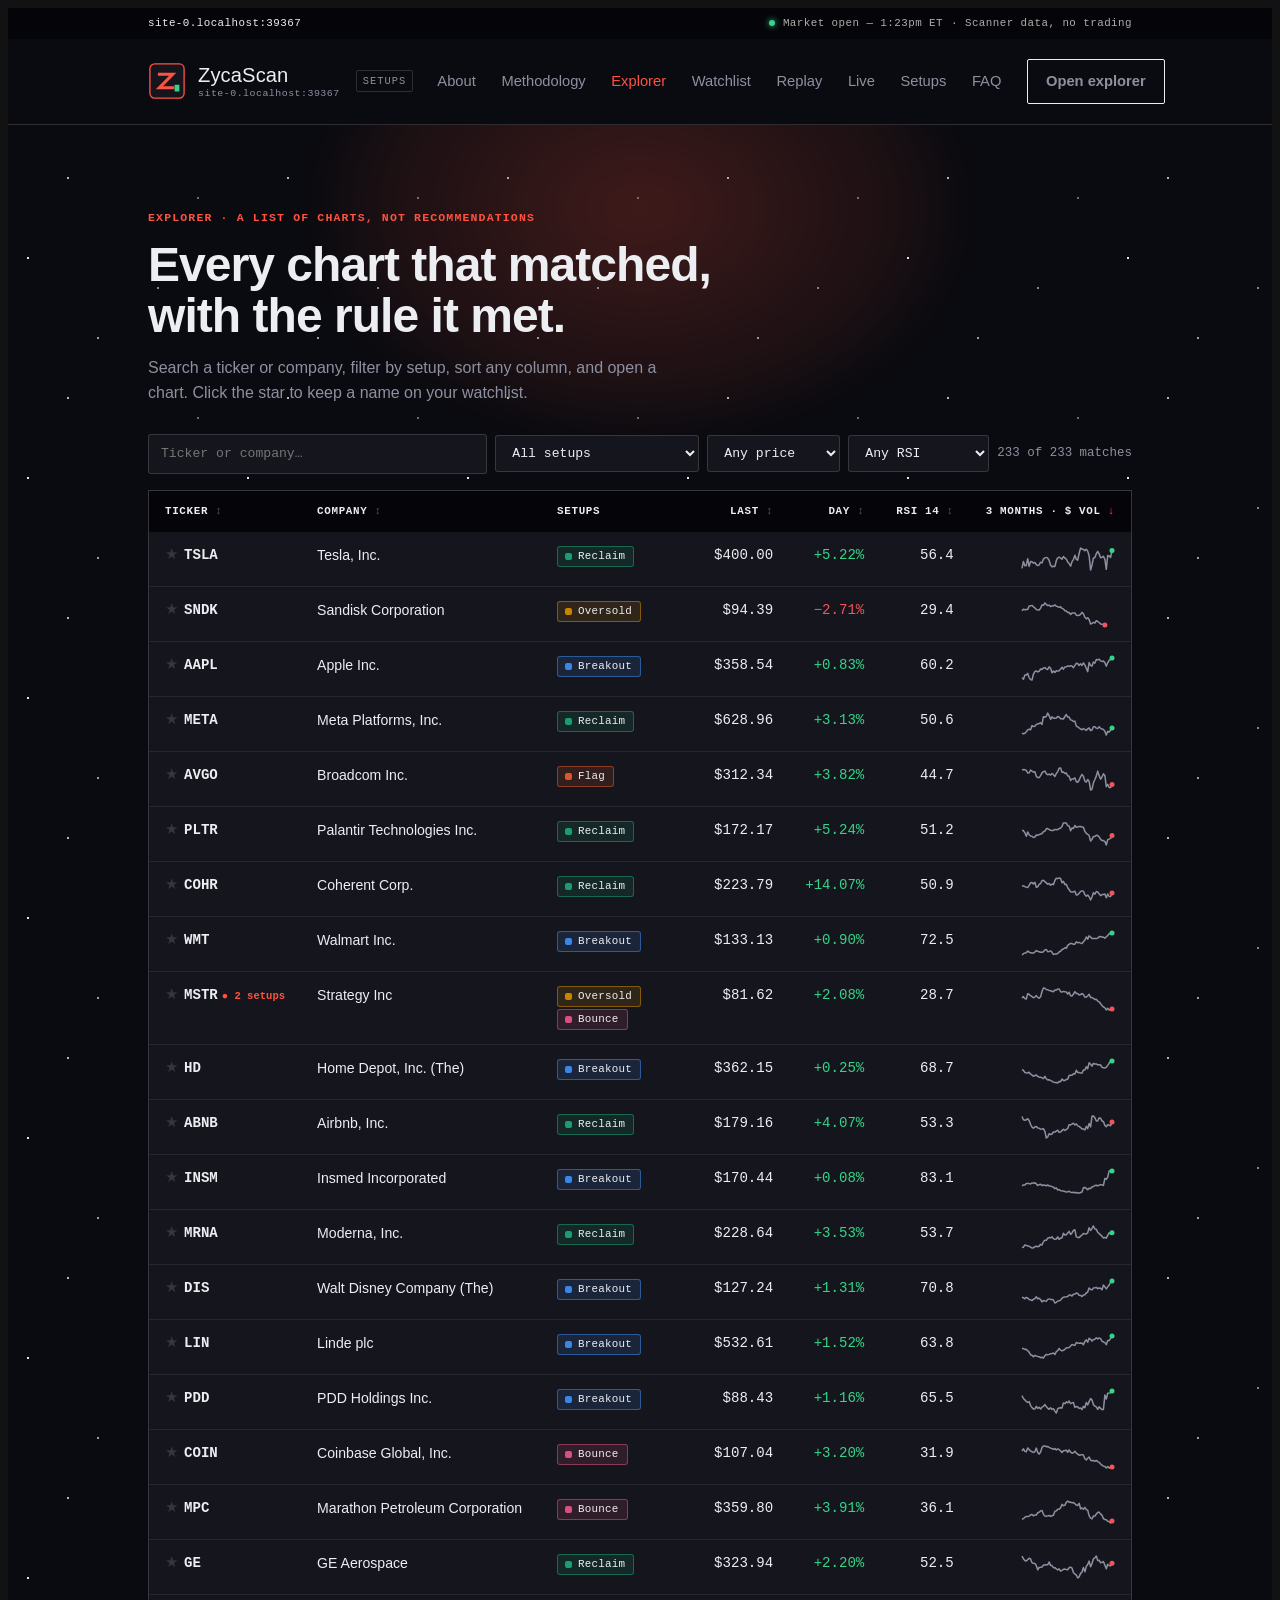
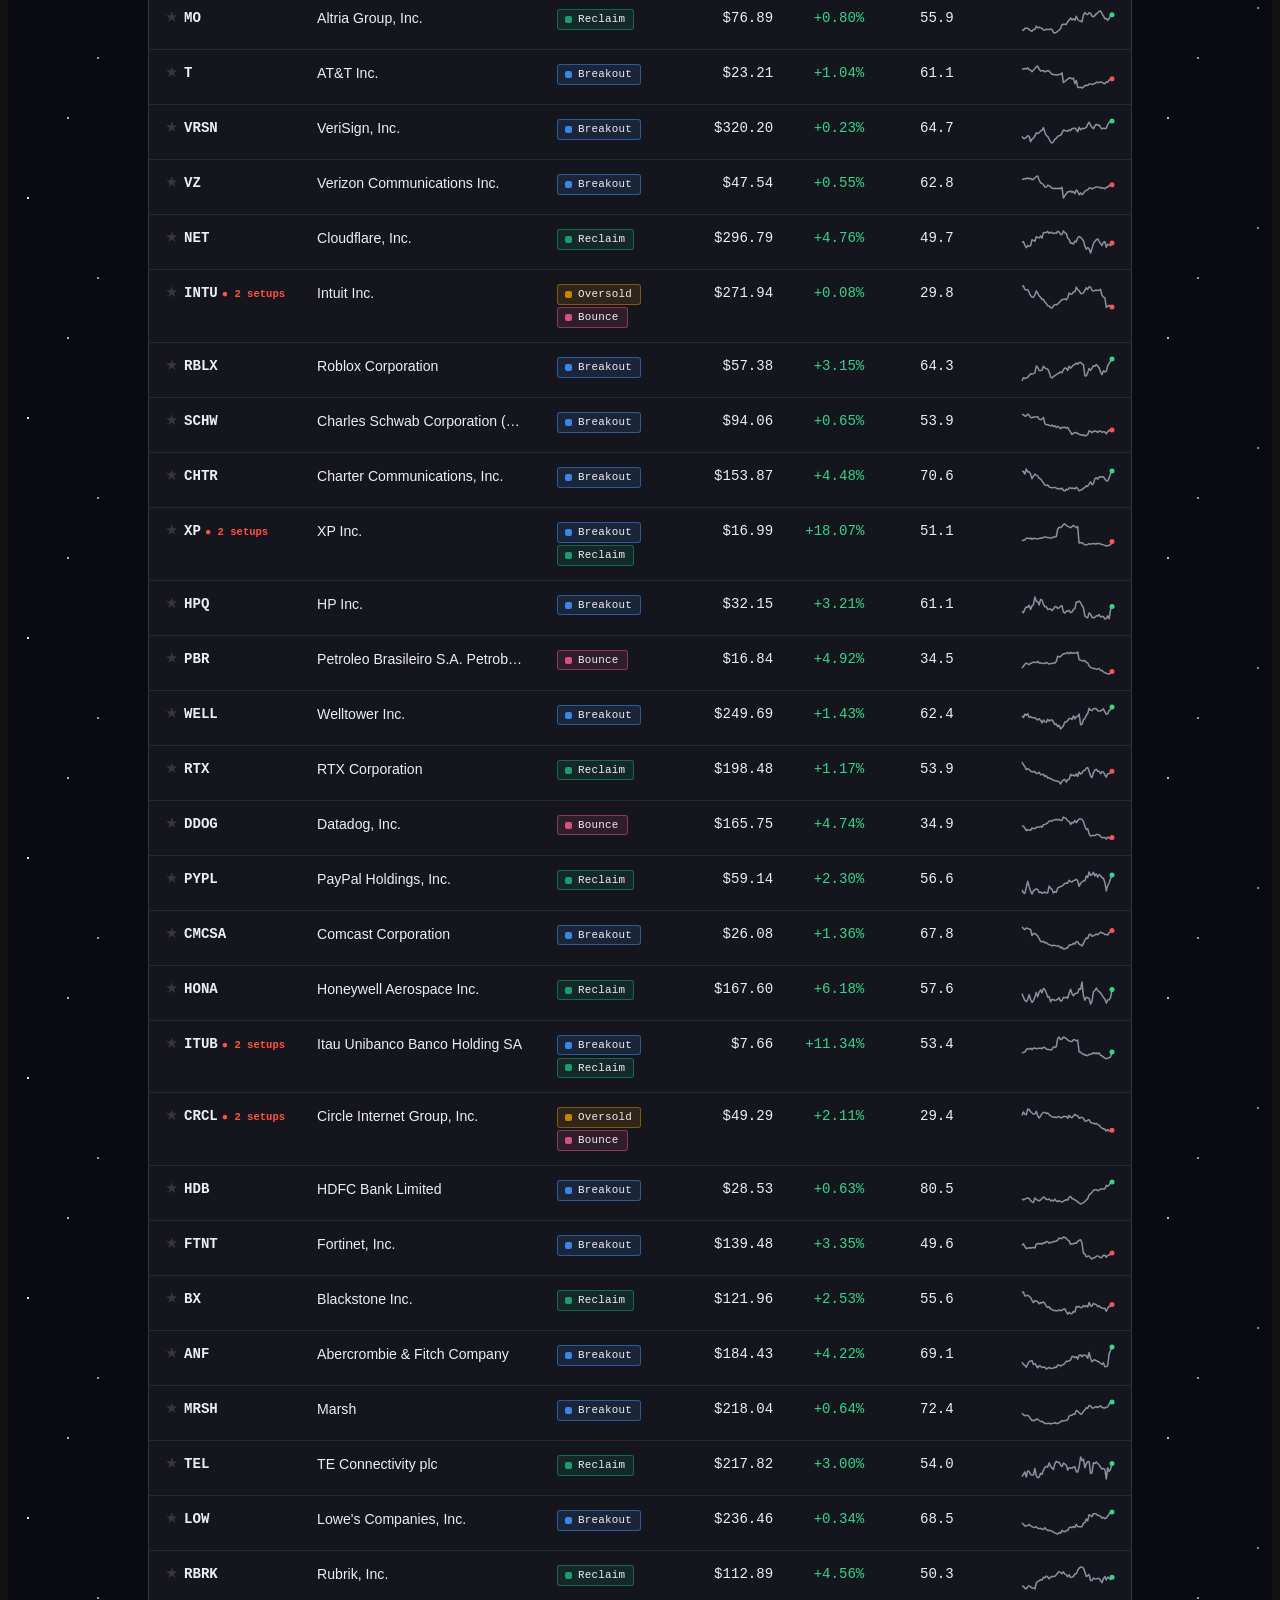
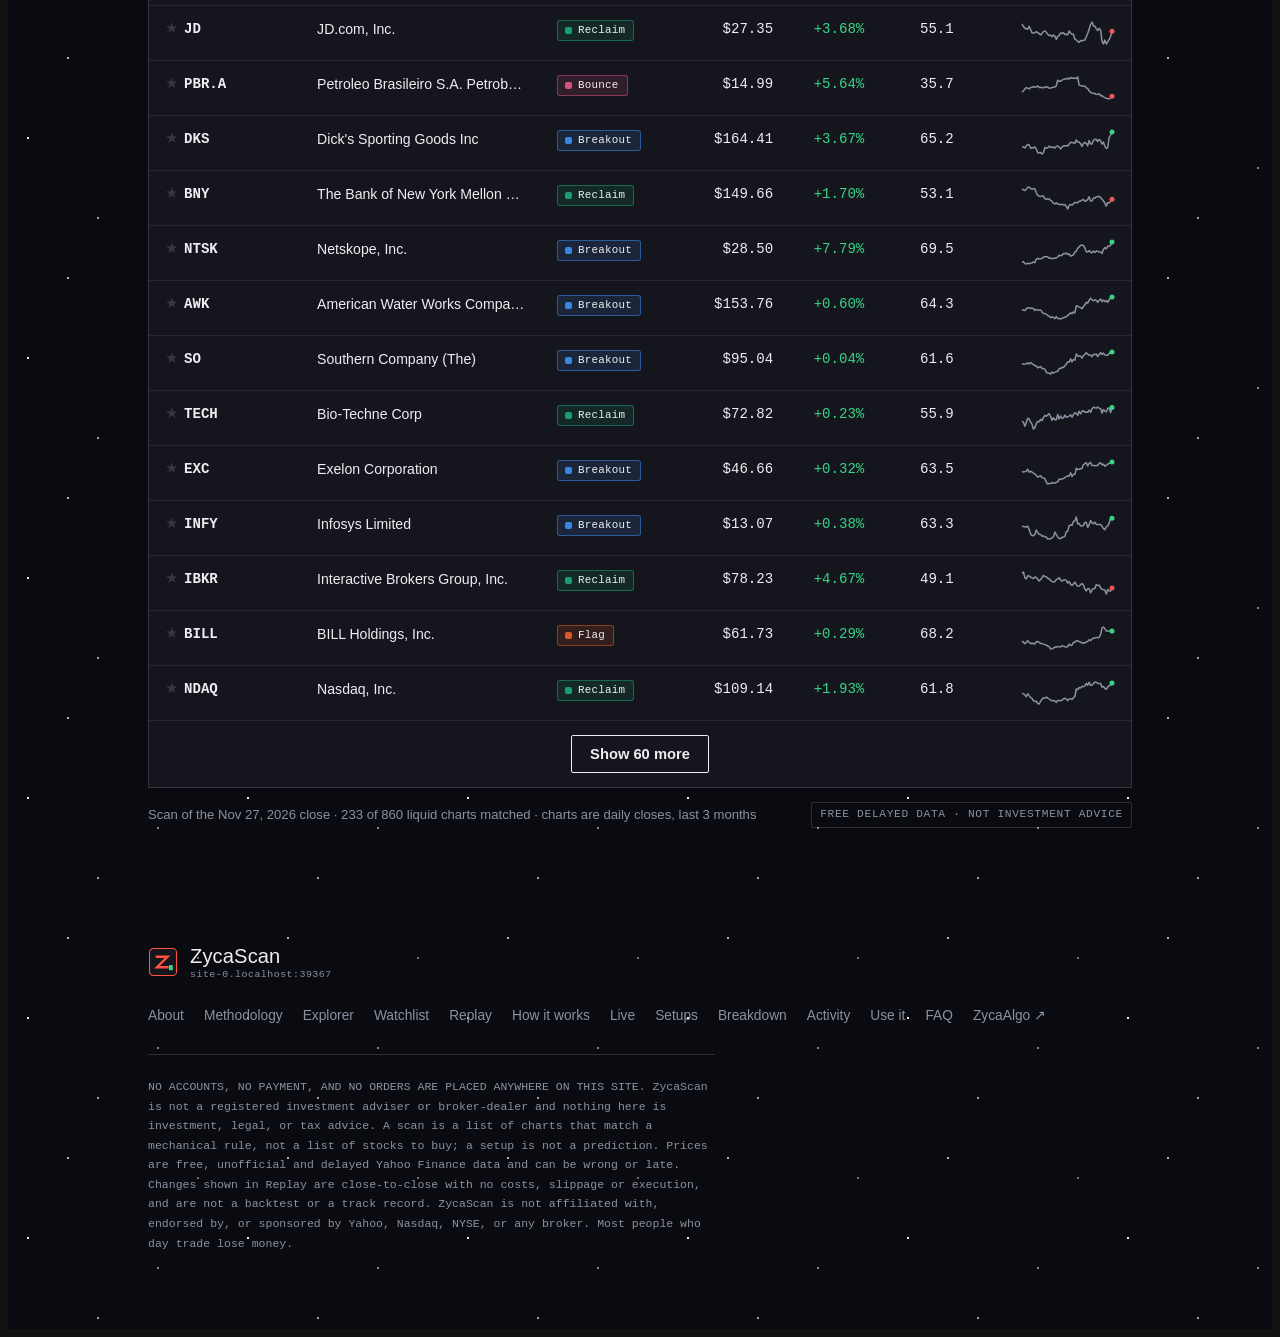
<file: explorer.html>
<!doctype html>
<html lang="en">
<head>
<meta charset="utf-8">
<meta name="viewport" content="width=device-width, initial-scale=1">
<title>Explorer &mdash; ZycaScan</title>
<meta name="description" content="Search, filter and chart every chart that matched a setup in the last ZycaScan scan.">
<link rel="icon" href="data:image/svg+xml,%3Csvg xmlns='http://www.w3.org/2000/svg' viewBox='0 0 40 40'%3E%3Crect x='2' y='2' width='36' height='36' rx='5' fill='%23ff5240' stroke='%23ff5240' stroke-width='1.4'/%3E%3Cpolyline points='12,13 26,13 12,27 26,27' stroke='%230a0b10' stroke-width='3.2' stroke-linecap='square' stroke-linejoin='miter' fill='none'/%3E%3Crect x='28' y='24' width='5' height='7' fill='%2335d488'/%3E%3C/svg%3E">
<link rel="stylesheet" href="styles.css">
<link rel="stylesheet" href="scan.css">
<script src="app.js" defer></script>
</head>
<body>
<div class="il-root" id="top">
  <div data-zs="top"></div>

  <header class="zs-pagehead">
    <div class="il-container">
      <div class="il-eyebrow">Explorer &middot; a list of charts, not recommendations</div>
      <h1>Every chart that matched, with the rule it met.</h1>
      <p id="explorer-sub">Search a ticker or company, filter by setup, sort any column, and open a chart. Click the star to keep a name on your watchlist.</p>
    </div>
  </header>

  <section class="zs-body">
    <div class="il-container">
      <div id="detail"></div>

      <div class="zs-filters">
        <input class="zs-input zs-grow" id="q" type="search" placeholder="Ticker or company…" aria-label="Search ticker or company" autocomplete="off">
        <select class="zs-input" id="setup" aria-label="Setup">
          <option value="all">All setups</option>
        </select>
        <select class="zs-input" id="price" aria-label="Price range">
          <option value="all">Any price</option>
          <option value="0-20">Under $20</option>
          <option value="20-100">$20 – $100</option>
          <option value="100-500">$100 – $500</option>
          <option value="500-1e9">Over $500</option>
        </select>
        <select class="zs-input" id="rsi" aria-label="RSI range">
          <option value="all">Any RSI</option>
          <option value="0-30">RSI under 30</option>
          <option value="30-70">RSI 30 – 70</option>
          <option value="70-100">RSI 70+</option>
        </select>
        <span class="zs-count" id="count"></span>
      </div>

      <div class="il-tablewrap">
        <table class="il-signals" id="table">
          <thead>
            <tr>
              <th class="zs-sort" data-k="s">Ticker</th>
              <th class="zs-col-name zs-sort" data-k="n">Company</th>
              <th>Setups</th>
              <th class="il-num zs-sort" data-k="p">Last</th>
              <th class="il-num zs-sort" data-k="chg">Day</th>
              <th class="il-num zs-sort" data-k="rsi">RSI 14</th>
              <th class="il-num zs-sort" data-k="dv" aria-sort="descending">3 months &middot; $ vol</th>
            </tr>
          </thead>
          <tbody id="tbody"><tr><td colspan="7" class="zs-muted">Loading the last scan&hellip;</td></tr></tbody>
        </table>
        <div class="zs-more" id="more" hidden><button type="button" class="il-btn" id="more-btn">Show more</button></div>
      </div>
      <div class="il-caption">
        <span id="caption"></span>
        <span class="il-tag">FREE DELAYED DATA &middot; NOT INVESTMENT ADVICE</span>
      </div>
    </div>
  </section>

  <div data-zs="footer"></div>
</div>

<script>
document.addEventListener('DOMContentLoaded', function () {
  var ZS = window.ZS;
  var PAGE = 60;
  var state = { q: '', setup: 'all', price: 'all', rsi: 'all', sort: 'dv', dir: -1, shown: PAGE, sel: null };
  var d = null, rules = {};
  var chartTab = 'tv';
  try { chartTab = localStorage.getItem('zycascan.chartTab') || 'tv'; } catch (e) {}

  var params = new URLSearchParams(location.search);
  if (params.get('setup')) state.setup = params.get('setup');
  if (params.get('q')) state.q = params.get('q');
  state.sel = (params.get('s') || '').toUpperCase() || null;

  var setupSel = document.getElementById('setup');
  setupSel.innerHTML += ZS.SETUPS.map(function (s) { return '<option value="' + s.id + '">' + ZS.esc(s.label) + '</option>'; }).join('') +
    '<option value="multi">Two or more setups</option>';

  ZS.load('latest.json').then(function (data) {
    d = data;
    (d.setups || []).forEach(function (s) { rules[s.id] = s.rule; });
    document.getElementById('caption').textContent = 'Scan of the ' + ZS.dateLabel(d.as_of) + ' close · ' + ZS.int(d.funnel.matched) +
      ' of ' + ZS.int(d.funnel.scanned) + ' liquid charts matched · charts are daily closes, last 3 months';
    setupSel.value = state.setup;
    document.getElementById('q').value = state.q;
    render();
    if (state.sel) showDetail(state.sel, false);
  }).catch(function () {
    document.getElementById('tbody').innerHTML = '<tr><td colspan="7" class="zs-muted">No scan published yet.</td></tr>';
  });

  function inRange(v, r) {
    if (r === 'all') return true;
    if (v == null) return false;
    var p = r.split('-').map(Number);
    return v >= p[0] && v < p[1];
  }

  function filtered() {
    var q = state.q.trim().toLowerCase();
    return d.hits.filter(function (h) {
      if (q && h.s.toLowerCase().indexOf(q) !== 0 && (h.n || '').toLowerCase().indexOf(q) === -1) return false;
      if (state.setup === 'multi' && h.set.length < 2) return false;
      if (state.setup !== 'all' && state.setup !== 'multi' && h.set.indexOf(state.setup) === -1) return false;
      return inRange(h.p, state.price) && inRange(h.rsi, state.rsi);
    }).sort(function (a, b) {
      var x = a[state.sort], y = b[state.sort];
      if (x == null && y == null) return 0;
      if (x == null) return 1;
      if (y == null) return -1;
      return (typeof x === 'string' ? x.localeCompare(y) : x - y) * state.dir;
    });
  }

  function render() {
    var rows = filtered();
    document.getElementById('count').textContent = ZS.int(rows.length) + ' of ' + ZS.int(d.hits.length) + ' matches';
    var tbody = document.getElementById('tbody');
    tbody.innerHTML = rows.slice(0, state.shown).map(function (h) {
      return ZS.hitRow(h, { star: true, clickable: true });
    }).join('') || '<tr><td colspan="7" class="zs-muted">No match for these filters' + (state.q ? ' — "' + ZS.esc(state.q) + '" may not have matched a setup in this scan' : '') + '.</td></tr>';
    if (state.sel) {
      var cur = tbody.querySelector('tr[data-s="' + state.sel + '"]');
      if (cur) cur.classList.add('zs-selected');
    }
    var more = document.getElementById('more');
    more.hidden = rows.length <= state.shown;
    document.getElementById('more-btn').textContent = 'Show ' + Math.min(PAGE, rows.length - state.shown) + ' more';
  }

  function sync() {
    var p = new URLSearchParams();
    if (state.q) p.set('q', state.q);
    if (state.setup !== 'all') p.set('setup', state.setup);
    if (state.sel) p.set('s', state.sel);
    history.replaceState(null, '', location.pathname + (p.toString() ? '?' + p : ''));
  }

  document.getElementById('q').addEventListener('input', function (e) { state.q = e.target.value; state.shown = PAGE; render(); sync(); });
  setupSel.addEventListener('change', function (e) { state.setup = e.target.value; state.shown = PAGE; render(); sync(); });
  document.getElementById('price').addEventListener('change', function (e) { state.price = e.target.value; state.shown = PAGE; render(); });
  document.getElementById('rsi').addEventListener('change', function (e) { state.rsi = e.target.value; state.shown = PAGE; render(); });
  document.getElementById('more-btn').addEventListener('click', function () { state.shown += PAGE; render(); });

  document.querySelectorAll('th.zs-sort').forEach(function (th) {
    th.tabIndex = 0;
    function go() {
      var k = th.getAttribute('data-k');
      if (state.sort === k) state.dir *= -1; else { state.sort = k; state.dir = (k === 's' || k === 'n') ? 1 : -1; }
      document.querySelectorAll('th.zs-sort').forEach(function (x) { x.removeAttribute('aria-sort'); });
      th.setAttribute('aria-sort', state.dir === 1 ? 'ascending' : 'descending');
      render();
    }
    th.addEventListener('click', go);
    th.addEventListener('keydown', function (e) { if (e.key === 'Enter' || e.key === ' ') { e.preventDefault(); go(); } });
  });

  var tbody = document.getElementById('tbody');
  ZS.bindStars(tbody);
  tbody.addEventListener('click', function (e) {
    if (e.target.closest('[data-star]')) return; // the star has its own handler
    var tr = e.target.closest('tr[data-s]');
    if (tr) showDetail(tr.getAttribute('data-s'), true);
  });
  tbody.addEventListener('keydown', function (e) {
    var tr = e.target.closest('tr[data-s]');
    if (tr && (e.key === 'Enter' || e.key === ' ') && !e.target.closest('[data-star]')) { e.preventDefault(); showDetail(tr.getAttribute('data-s'), true); }
  });

  function showDetail(sym, scroll) {
    var h = d.hits.filter(function (x) { return x.s === sym; })[0];
    var box = document.getElementById('detail');
    state.sel = sym;
    sync();
    tbody.querySelectorAll('tr.zs-selected').forEach(function (r) { r.classList.remove('zs-selected'); });
    var cur = tbody.querySelector('tr[data-s="' + sym + '"]');
    if (cur) cur.classList.add('zs-selected');
    if (!h) {
      box.innerHTML = '<div class="zs-notice"><b>' + ZS.esc(sym) + '</b> did not match any setup in the scan of the ' + ZS.dateLabel(d.as_of) +
        ' close, or it is not in the scanned universe (under $5, under 1M shares traded, an ETF, or not US-listed). Charts are only published for matched names.</div>';
      return;
    }
    var on = ZS.watchlist.has(h.s);
    box.innerHTML =
      '<div class="zs-detail">' +
        '<div class="zs-detail-head">' +
          '<div><h2>' + ZS.esc(h.s) + '</h2><div class="zs-name-lg">' + ZS.esc(h.n) + '</div></div>' +
          '<dl class="zs-detail-stats">' +
            '<div><dt>Close ' + ZS.dateLabel(d.as_of, false) + '</dt><dd>' + ZS.money(h.p) + '</dd></div>' +
            '<div><dt>Day</dt><dd class="' + ZS.dirClass(h.chg) + '">' + ZS.pct(h.chg) + '</dd></div>' +
            '<div><dt>RSI 14</dt><dd>' + (h.rsi == null ? '—' : h.rsi.toFixed(1)) + '</dd></div>' +
            '<div><dt>Volume</dt><dd>' + ZS.compact(h.v) + '</dd></div>' +
            '<div><dt>$ volume</dt><dd>$' + ZS.compact(h.dv) + '</dd></div>' +
            (h.hi20 ? '<div><dt>20-day high</dt><dd>' + ZS.money(h.hi20) + ' <small class="zs-muted">' +
              (h.p < h.hi20 ? ((h.hi20 / h.p - 1) * 100).toFixed(1) + '% away' : 'at level') + '</small></dd></div>' : '') +
          '</dl>' +
        '</div>' +
        '<div class="zs-tabs" role="tablist">' +
          '<button type="button" role="tab" class="zs-tab" data-tab="tv" aria-selected="' + (chartTab === 'tv') + '">TradingView</button>' +
          '<button type="button" role="tab" class="zs-tab" data-tab="scan" aria-selected="' + (chartTab === 'scan') + '">Scan chart</button>' +
        '</div>' +
        '<div class="zs-detail-chart" id="detail-chart"></div>' +
        '<div class="zs-detail-why">' + h.set.map(function (s) {
          return '<div class="zs-why">' + ZS.chips([s]) + '<span>' + ZS.esc(rules[s] || '') + '</span></div>';
        }).join('') + '</div>' +
        '<div class="zs-detail-actions">' +
          '<button type="button" class="il-btn' + (on ? '' : ' il-btn-primary') + '" id="detail-star">' + (on ? '★ On your watchlist' : '☆ Add to watchlist') + '</button>' +
          '<a class="il-btn" href="https://finance.yahoo.com/quote/' + encodeURIComponent(h.s.replace('.', '-')) + '" target="_blank" rel="noopener">Yahoo Finance &#8599;</a>' +
          '<button type="button" class="il-btn" id="detail-close">Close</button>' +
        '</div>' +
      '</div>';
    function drawChart() {
      var el = document.getElementById('detail-chart');
      if (chartTab === 'tv') { ZS.tradingView(el, h.s); return; }
      if (h.c) ZS.priceChart(el, d.dates, h.c, { level: h.hi20 });
      else el.innerHTML = '<p class="zs-empty">No price history was fetched for this symbol.</p>';
    }
    drawChart();
    box.querySelectorAll('[data-tab]').forEach(function (b) {
      b.addEventListener('click', function () {
        chartTab = b.getAttribute('data-tab');
        try { localStorage.setItem('zycascan.chartTab', chartTab); } catch (e) {}
        box.querySelectorAll('[data-tab]').forEach(function (x) { x.setAttribute('aria-selected', x === b); });
        drawChart();
      });
    });
    document.getElementById('detail-star').addEventListener('click', function () {
      var now = ZS.watchlist.toggle(h.s);
      ZS.toast(now ? h.s + ' added to your watchlist' : h.s + ' removed from your watchlist');
      showDetail(h.s, false);
      render();
    });
    document.getElementById('detail-close').addEventListener('click', function () {
      box.innerHTML = ''; state.sel = null; sync(); render();
    });
    if (scroll) box.scrollIntoView({ behavior: window.matchMedia('(prefers-reduced-motion: reduce)').matches ? 'auto' : 'smooth', block: 'start' });
  }
});
</script>
</body>
</html>
</file>
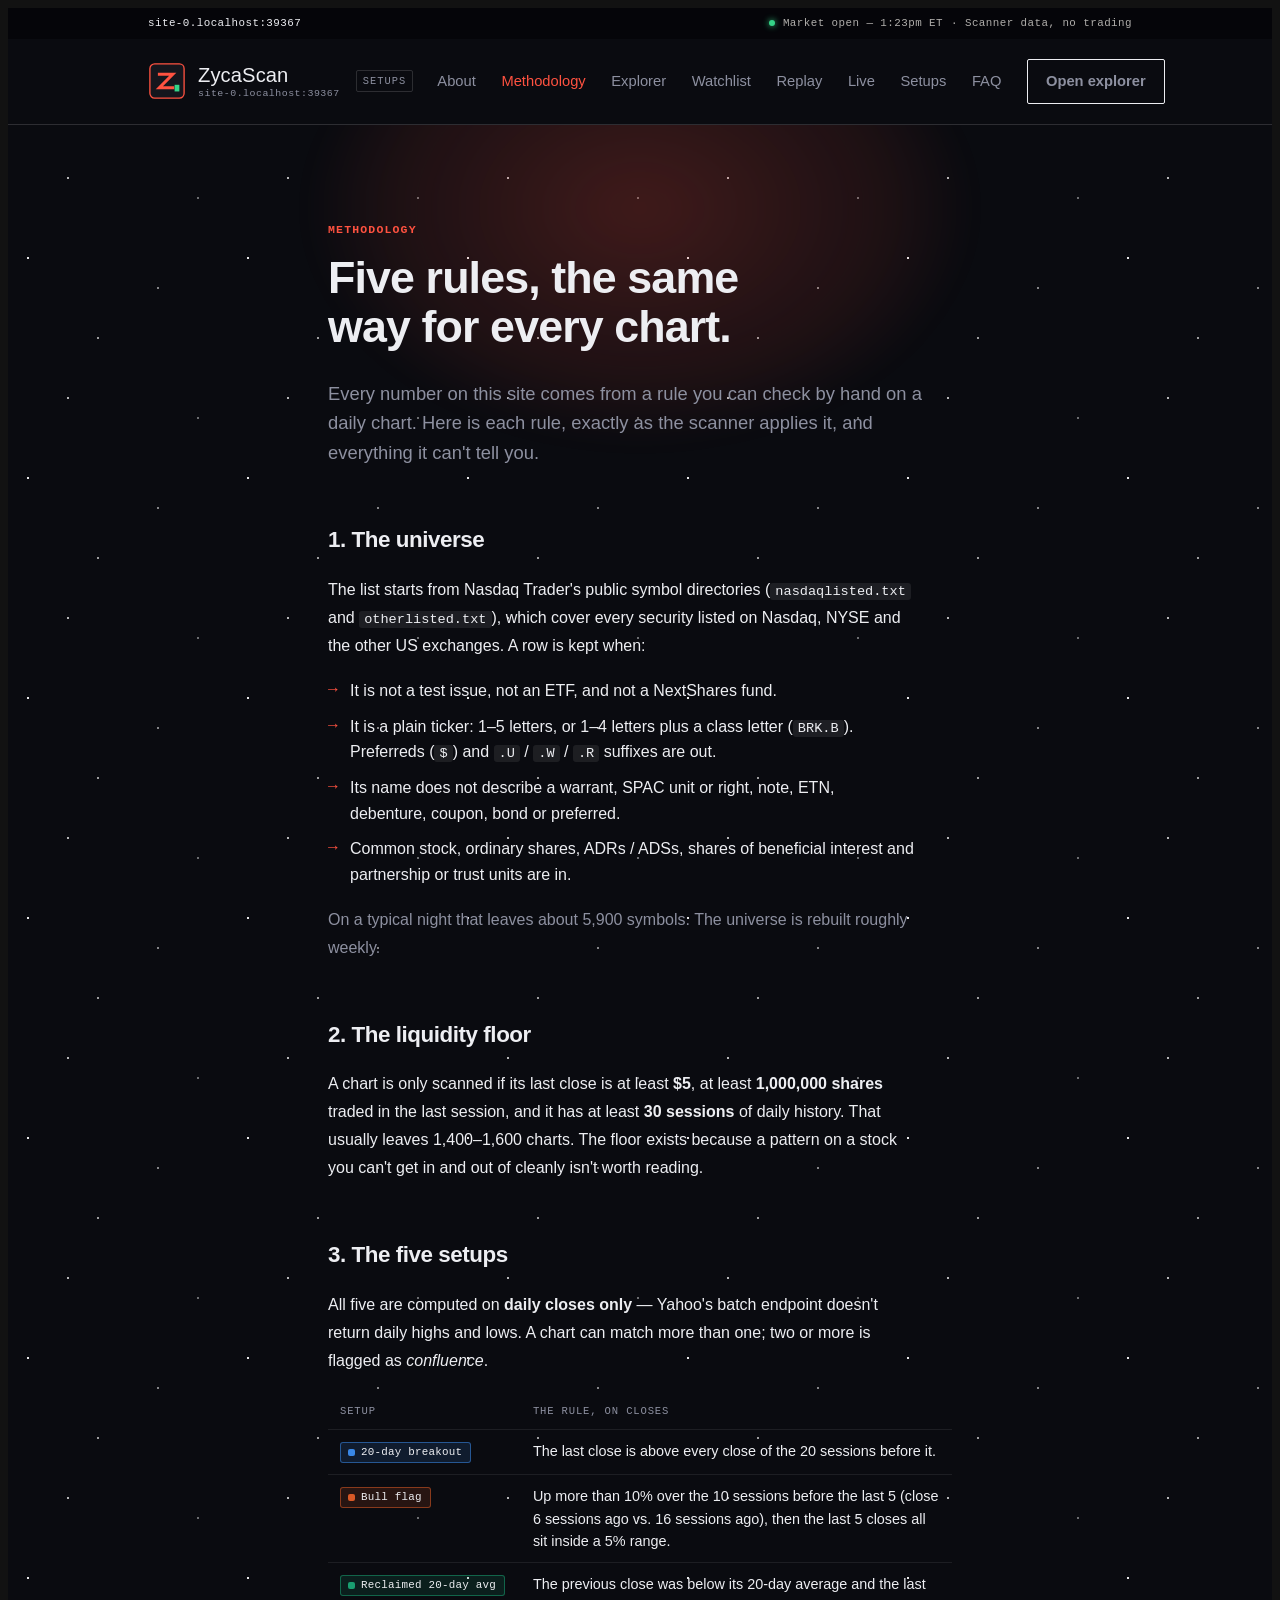
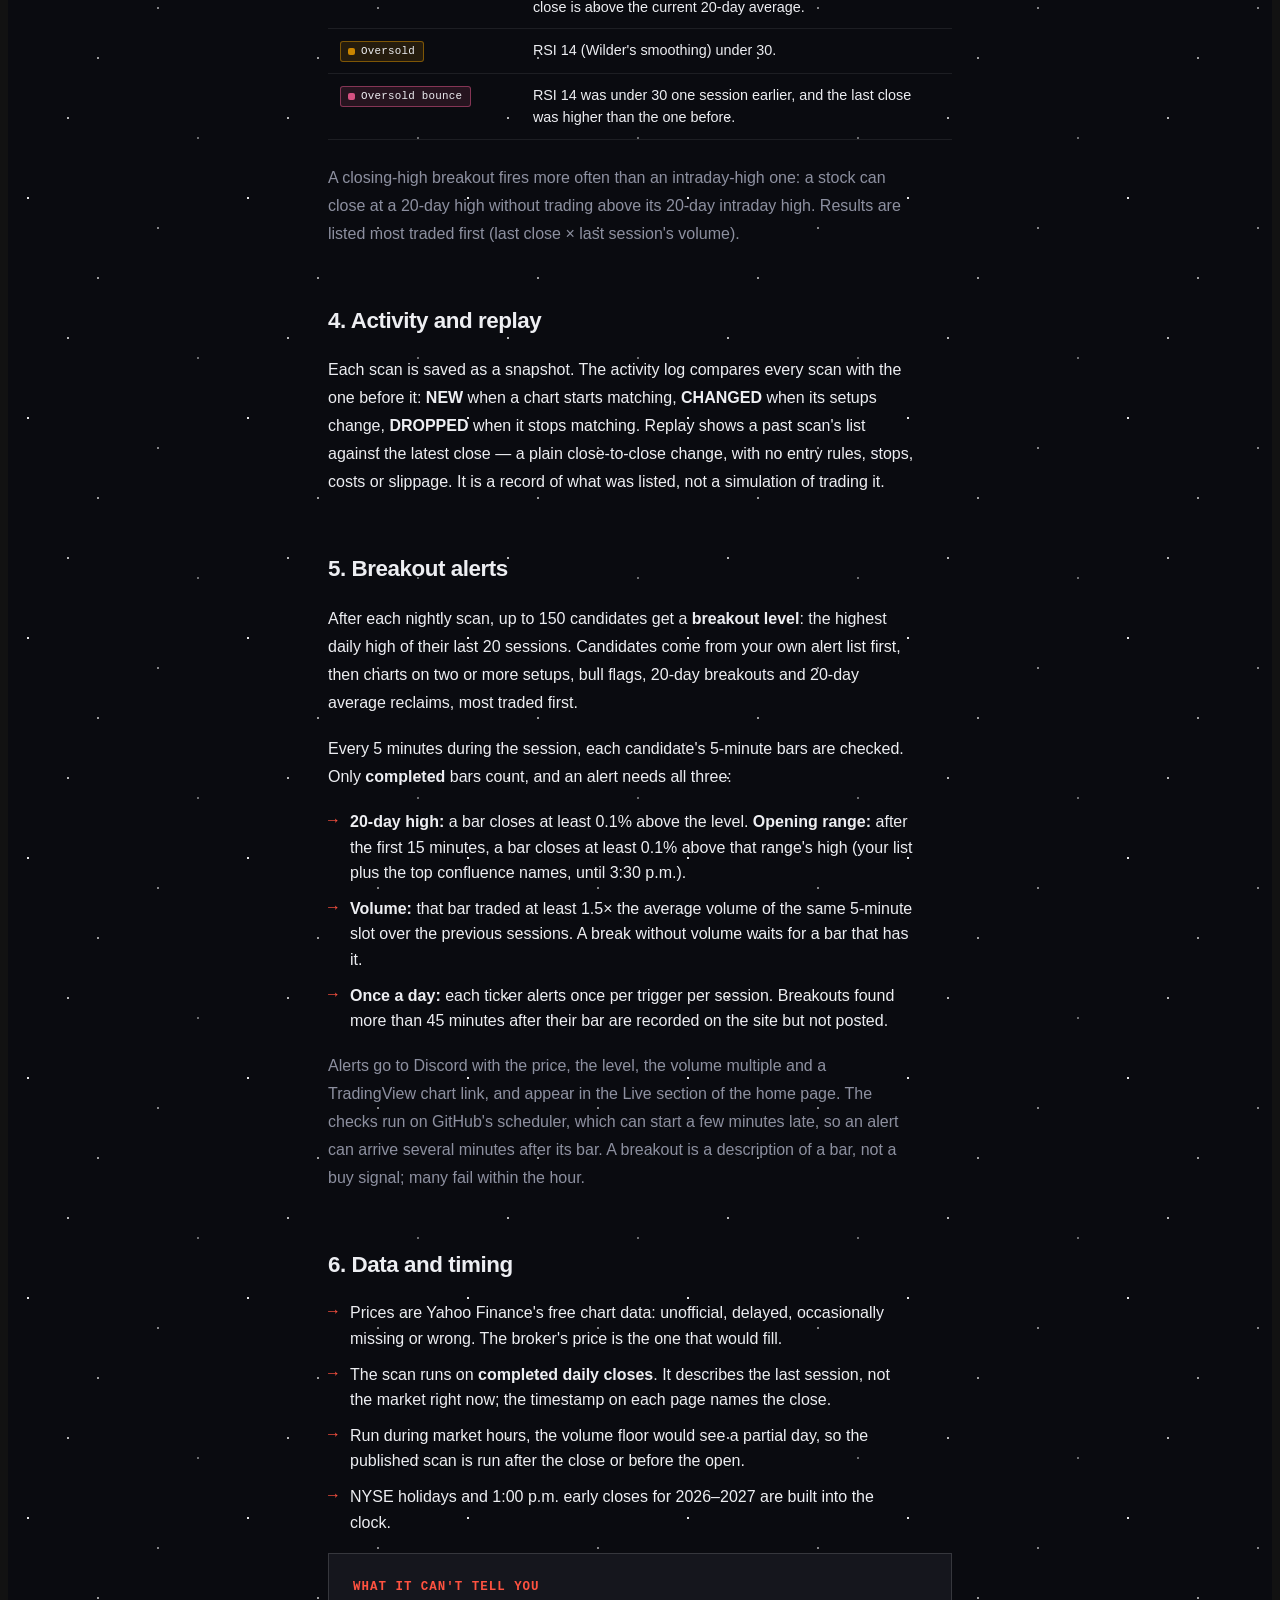
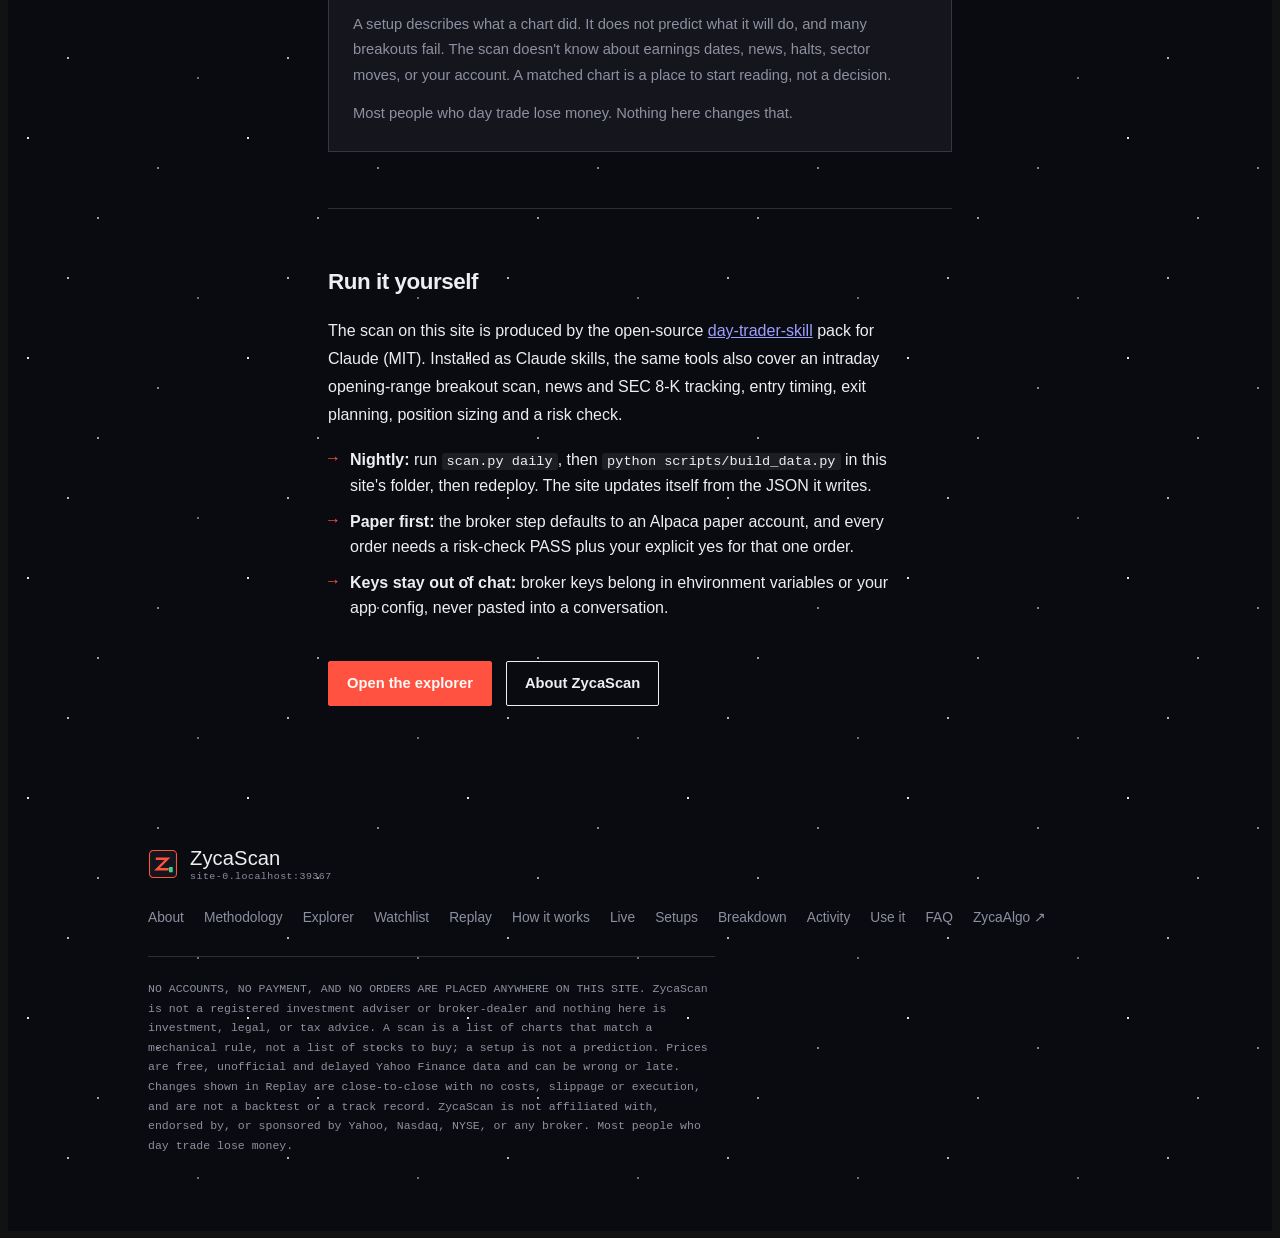
<file: methodology.html>
<!doctype html>
<html lang="en">
<head>
<meta charset="utf-8">
<meta name="viewport" content="width=device-width, initial-scale=1">
<title>Methodology &mdash; ZycaScan</title>
<meta name="description" content="Exactly how ZycaScan builds its universe, filters for liquidity, and defines its five setups.">
<link rel="icon" href="data:image/svg+xml,%3Csvg xmlns='http://www.w3.org/2000/svg' viewBox='0 0 40 40'%3E%3Crect x='2' y='2' width='36' height='36' rx='5' fill='%23ff5240' stroke='%23ff5240' stroke-width='1.4'/%3E%3Cpolyline points='12,13 26,13 12,27 26,27' stroke='%230a0b10' stroke-width='3.2' stroke-linecap='square' stroke-linejoin='miter' fill='none'/%3E%3Crect x='28' y='24' width='5' height='7' fill='%2335d488'/%3E%3C/svg%3E">
<link rel="stylesheet" href="styles.css">
<link rel="stylesheet" href="scan.css">
<script src="app.js" defer></script>
</head>
<body>
<div class="il-root" id="top">
  <div data-zs="top"></div>

  <article class="il-essay">
    <div class="il-eyebrow">Methodology</div>
    <h1>Five rules, the same way for every chart.</h1>
    <p class="il-lede">Every number on this site comes from a rule you can check by hand on a daily chart. Here is each rule, exactly as the scanner applies it, and everything it can't tell you.</p>

    <h2>1. The universe</h2>
    <p>The list starts from Nasdaq Trader's public symbol directories (<code>nasdaqlisted.txt</code> and <code>otherlisted.txt</code>), which cover every security listed on Nasdaq, NYSE and the other US exchanges. A row is kept when:</p>
    <ul class="il-plain">
      <li>It is not a test issue, not an ETF, and not a NextShares fund.</li>
      <li>It is a plain ticker: 1&ndash;5 letters, or 1&ndash;4 letters plus a class letter (<code>BRK.B</code>). Preferreds (<code>$</code>) and <code>.U</code> / <code>.W</code> / <code>.R</code> suffixes are out.</li>
      <li>Its name does not describe a warrant, SPAC unit or right, note, ETN, debenture, coupon, bond or preferred.</li>
      <li>Common stock, ordinary shares, ADRs / ADSs, shares of beneficial interest and partnership or trust units are in.</li>
    </ul>
    <p class="il-muted">On a typical night that leaves about 5,900 symbols. The universe is rebuilt roughly weekly.</p>

    <h2>2. The liquidity floor</h2>
    <p>A chart is only scanned if its last close is at least <strong>$5</strong>, at least <strong>1,000,000 shares</strong> traded in the last session, and it has at least <strong>30 sessions</strong> of daily history. That usually leaves 1,400&ndash;1,600 charts. The floor exists because a pattern on a stock you can't get in and out of cleanly isn't worth reading.</p>

    <h2>3. The five setups</h2>
    <p>All five are computed on <strong>daily closes only</strong> &mdash; Yahoo's batch endpoint doesn't return daily highs and lows. A chart can match more than one; two or more is flagged as <em>confluence</em>.</p>
    <table class="zs-rules">
      <thead><tr><th>Setup</th><th>The rule, on closes</th></tr></thead>
      <tbody>
        <tr><td><span class="zs-chip" style="--chip:#3987e5">20-day breakout</span></td><td>The last close is above every close of the 20 sessions before it.</td></tr>
        <tr><td><span class="zs-chip" style="--chip:#d95926">Bull flag</span></td><td>Up more than 10% over the 10 sessions before the last 5 (close 6 sessions ago vs. 16 sessions ago), then the last 5 closes all sit inside a 5% range.</td></tr>
        <tr><td><span class="zs-chip" style="--chip:#199e70">Reclaimed 20-day avg</span></td><td>The previous close was below its 20-day average and the last close is above the current 20-day average.</td></tr>
        <tr><td><span class="zs-chip" style="--chip:#c98500">Oversold</span></td><td>RSI 14 (Wilder's smoothing) under 30.</td></tr>
        <tr><td><span class="zs-chip" style="--chip:#d55181">Oversold bounce</span></td><td>RSI 14 was under 30 one session earlier, and the last close was higher than the one before.</td></tr>
      </tbody>
    </table>
    <p class="il-muted">A closing-high breakout fires more often than an intraday-high one: a stock can close at a 20-day high without trading above its 20-day intraday high. Results are listed most traded first (last close &times; last session's volume).</p>

    <h2>4. Activity and replay</h2>
    <p>Each scan is saved as a snapshot. The activity log compares every scan with the one before it: <strong>NEW</strong> when a chart starts matching, <strong>CHANGED</strong> when its setups change, <strong>DROPPED</strong> when it stops matching. Replay shows a past scan's list against the latest close &mdash; a plain close-to-close change, with no entry rules, stops, costs or slippage. It is a record of what was listed, not a simulation of trading it.</p>

    <h2 id="alerts">5. Breakout alerts</h2>
    <p>After each nightly scan, up to 150 candidates get a <strong>breakout level</strong>: the highest daily high of their last 20 sessions. Candidates come from your own alert list first, then charts on two or more setups, bull flags, 20-day breakouts and 20-day average reclaims, most traded first.</p>
    <p>Every 5 minutes during the session, each candidate's 5-minute bars are checked. Only <strong>completed</strong> bars count, and an alert needs all three:</p>
    <ul class="il-plain">
      <li><strong>20-day high:</strong> a bar closes at least 0.1% above the level. <strong>Opening range:</strong> after the first 15 minutes, a bar closes at least 0.1% above that range's high (your list plus the top confluence names, until 3:30 p.m.).</li>
      <li><strong>Volume:</strong> that bar traded at least 1.5&times; the average volume of the same 5-minute slot over the previous sessions. A break without volume waits for a bar that has it.</li>
      <li><strong>Once a day:</strong> each ticker alerts once per trigger per session. Breakouts found more than 45 minutes after their bar are recorded on the site but not posted.</li>
    </ul>
    <p class="il-muted">Alerts go to Discord with the price, the level, the volume multiple and a TradingView chart link, and appear in the Live section of the home page. The checks run on GitHub's scheduler, which can start a few minutes late, so an alert can arrive several minutes after its bar. A breakout is a description of a bar, not a buy signal; many fail within the hour.</p>

    <h2>6. Data and timing</h2>
    <ul class="il-plain">
      <li>Prices are Yahoo Finance's free chart data: unofficial, delayed, occasionally missing or wrong. The broker's price is the one that would fill.</li>
      <li>The scan runs on <strong>completed daily closes</strong>. It describes the last session, not the market right now; the timestamp on each page names the close.</li>
      <li>Run during market hours, the volume floor would see a partial day, so the published scan is run after the close or before the open.</li>
      <li>NYSE holidays and 1:00 p.m. early closes for 2026&ndash;2027 are built into the clock.</li>
    </ul>

    <div class="il-honesty-box">
      <h3>What it can't tell you</h3>
      <p>A setup describes what a chart did. It does not predict what it will do, and many breakouts fail. The scan doesn't know about earnings dates, news, halts, sector moves, or your account. A matched chart is a place to start reading, not a decision.</p>
      <p>Most people who day trade lose money. Nothing here changes that.</p>
    </div>

    <hr class="il-essay-divider" id="run-it">

    <h2>Run it yourself</h2>
    <p>The scan on this site is produced by the open-source <a href="https://github.com/Jakeschincariol/day-trader-skill" target="_blank" rel="noopener">day-trader-skill</a> pack for Claude (MIT). Installed as Claude skills, the same tools also cover an intraday opening-range breakout scan, news and SEC 8-K tracking, entry timing, exit planning, position sizing and a risk check.</p>
    <ul class="il-plain">
      <li><strong>Nightly:</strong> run <code>scan.py daily</code>, then <code>python scripts/build_data.py</code> in this site's folder, then redeploy. The site updates itself from the JSON it writes.</li>
      <li><strong>Paper first:</strong> the broker step defaults to an Alpaca paper account, and every order needs a risk-check PASS plus your explicit yes for that one order.</li>
      <li><strong>Keys stay out of chat:</strong> broker keys belong in environment variables or your app config, never pasted into a conversation.</li>
    </ul>
    <div class="il-essay-cta">
      <a class="il-btn il-btn-primary" href="explorer">Open the explorer</a>
      <a class="il-btn" href="about">About ZycaScan</a>
    </div>
  </article>

  <div data-zs="footer"></div>
</div>
</body>
</html>
</file>
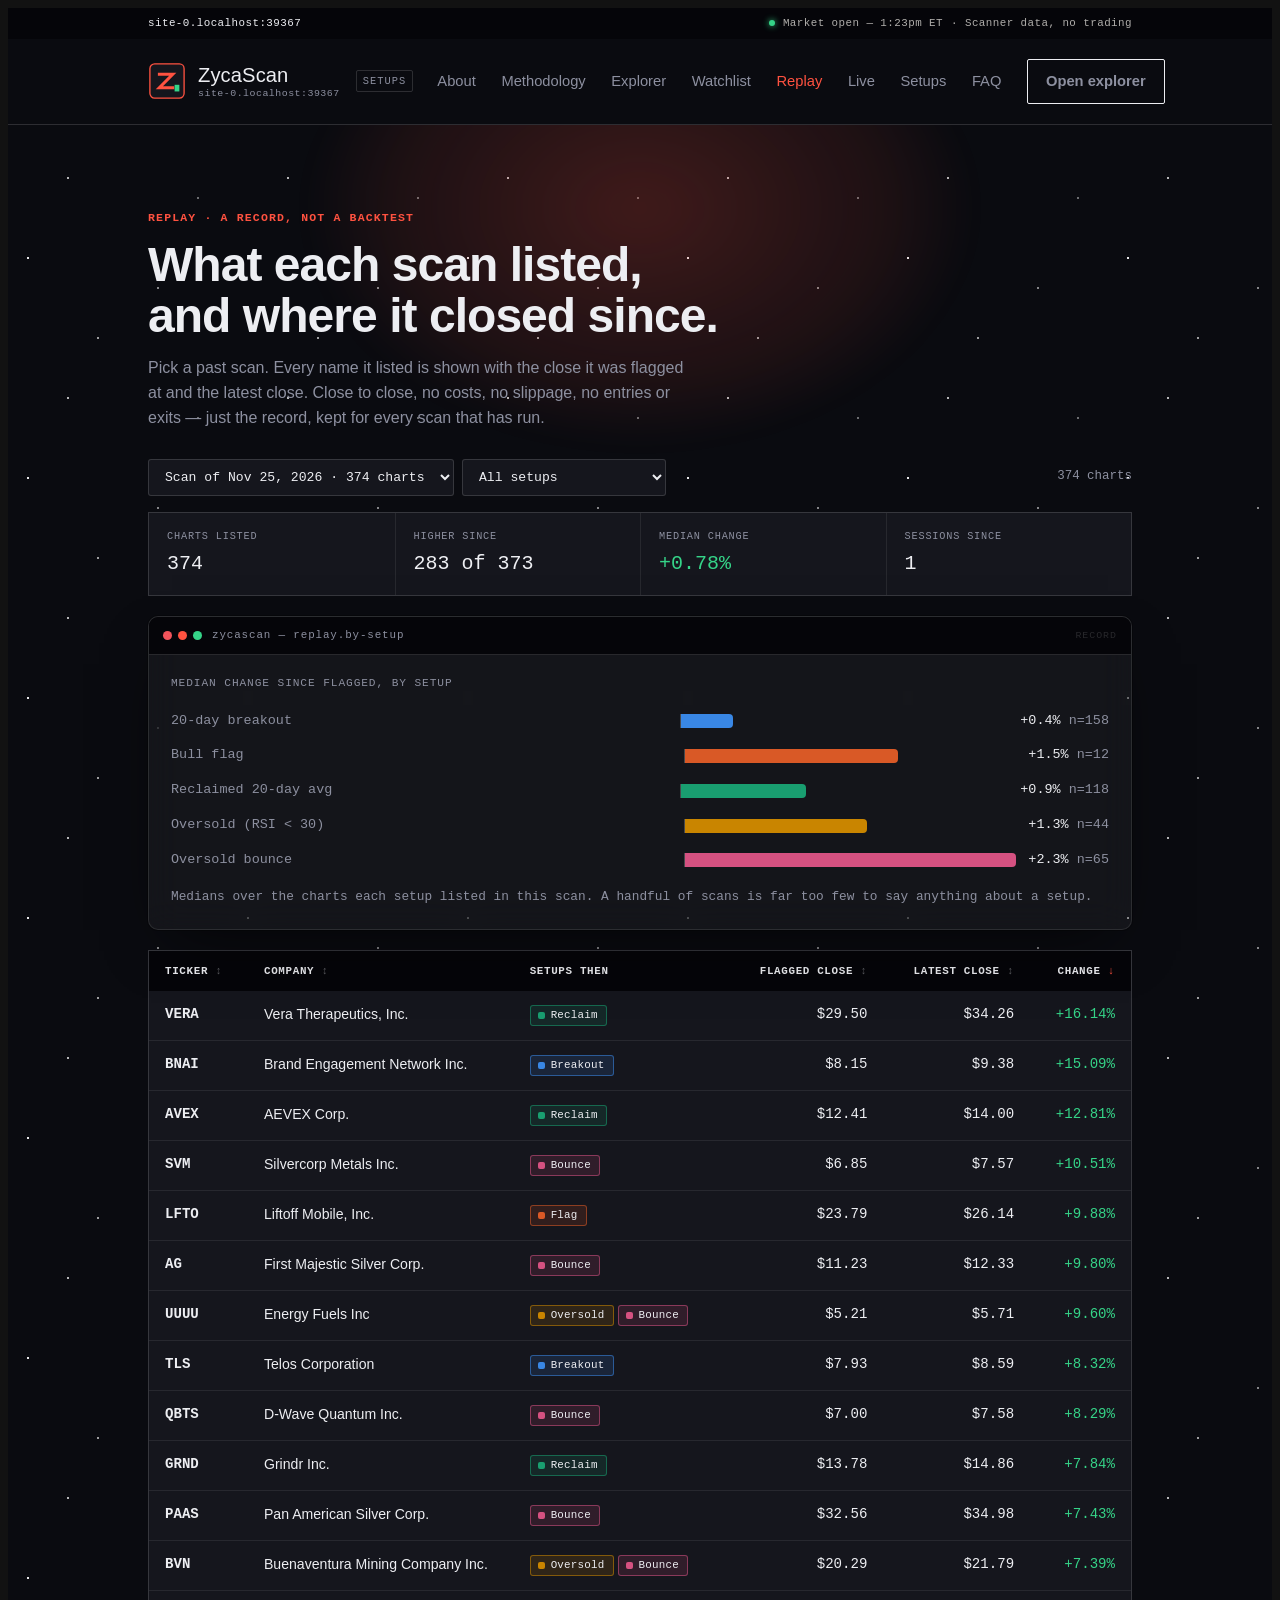
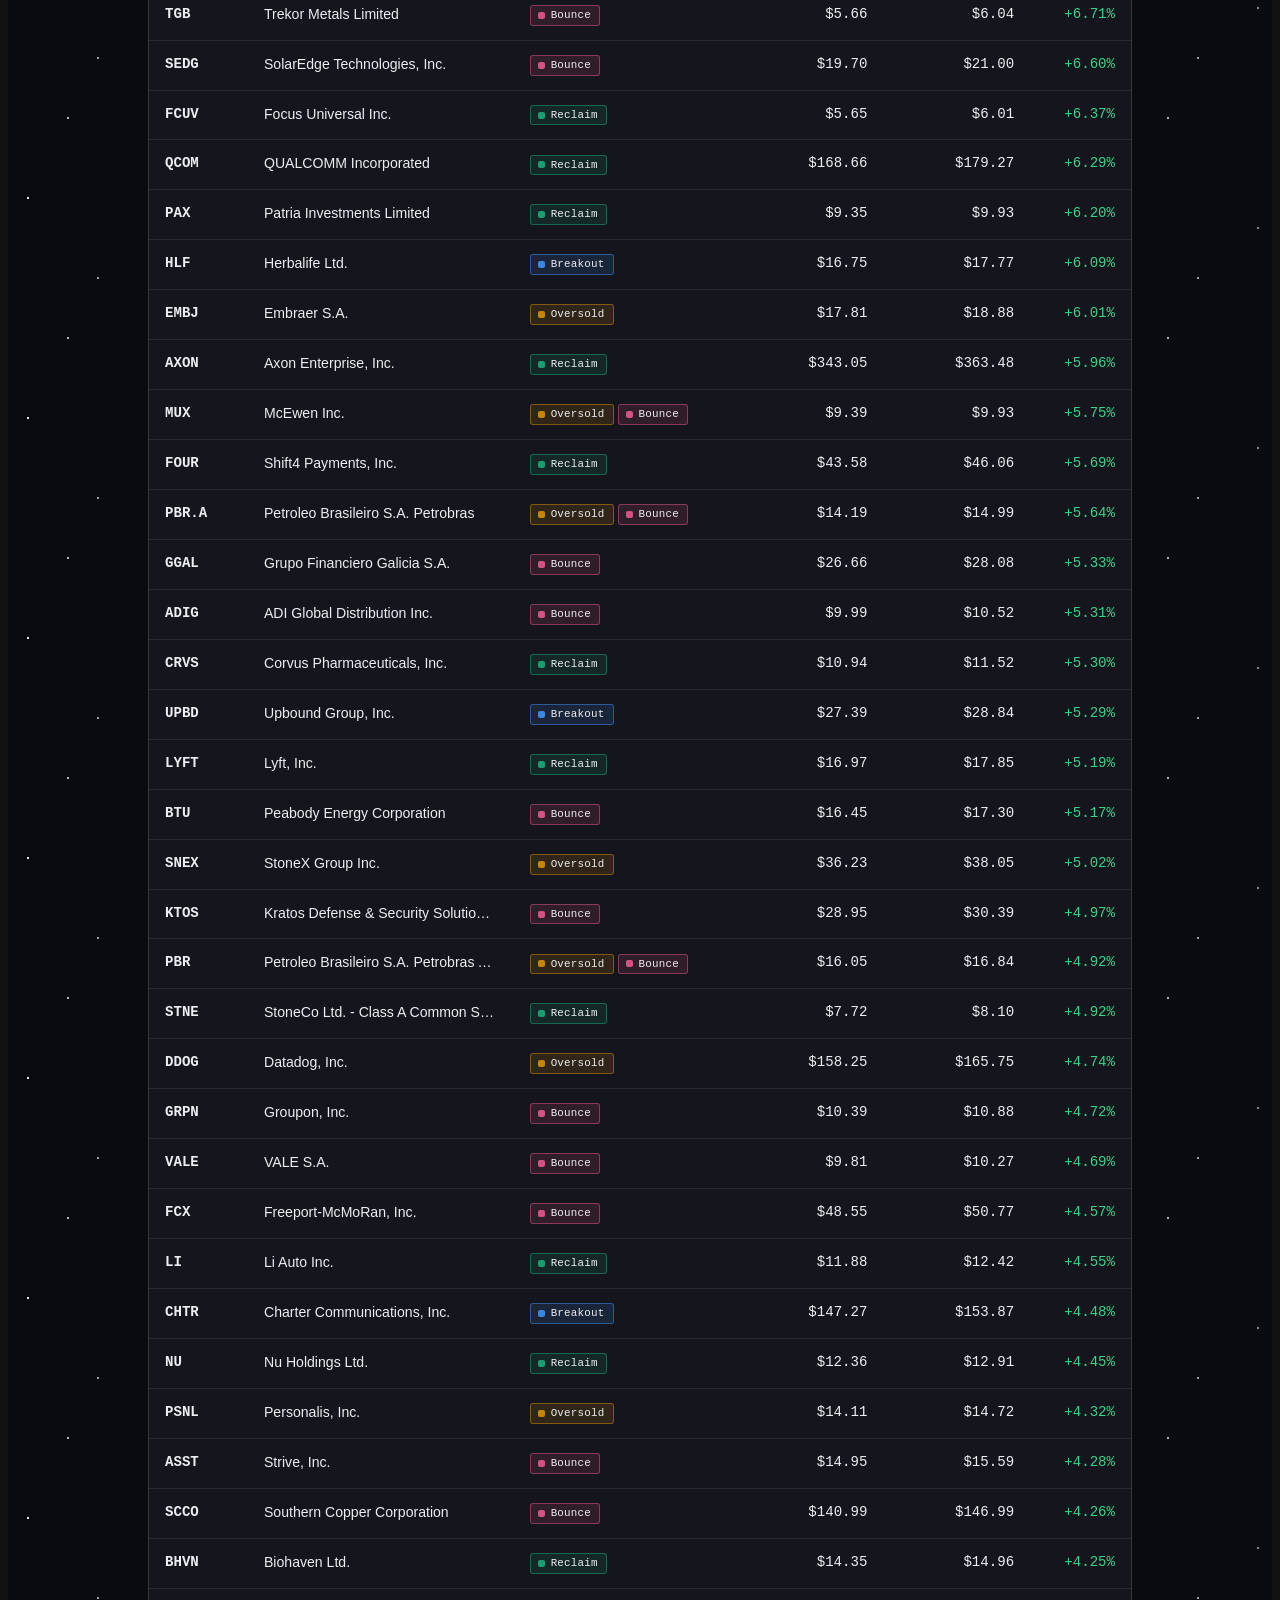
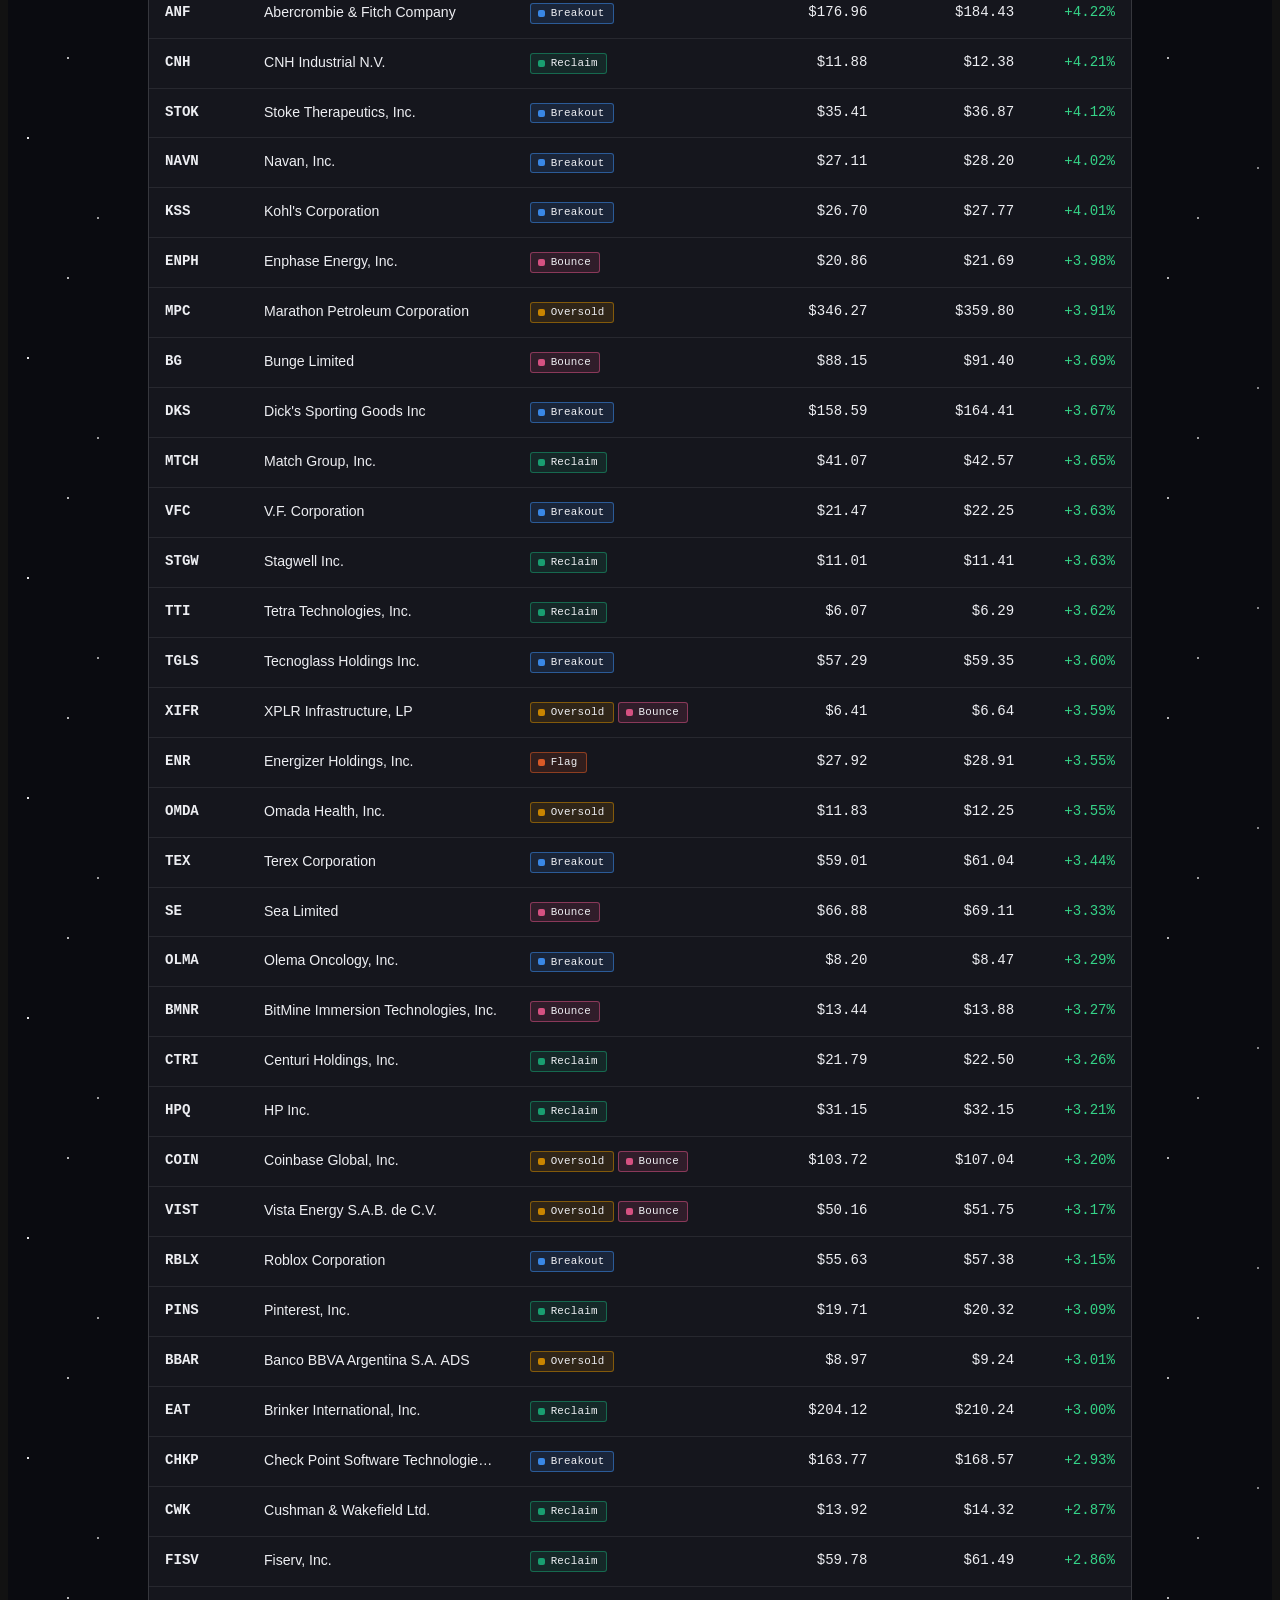
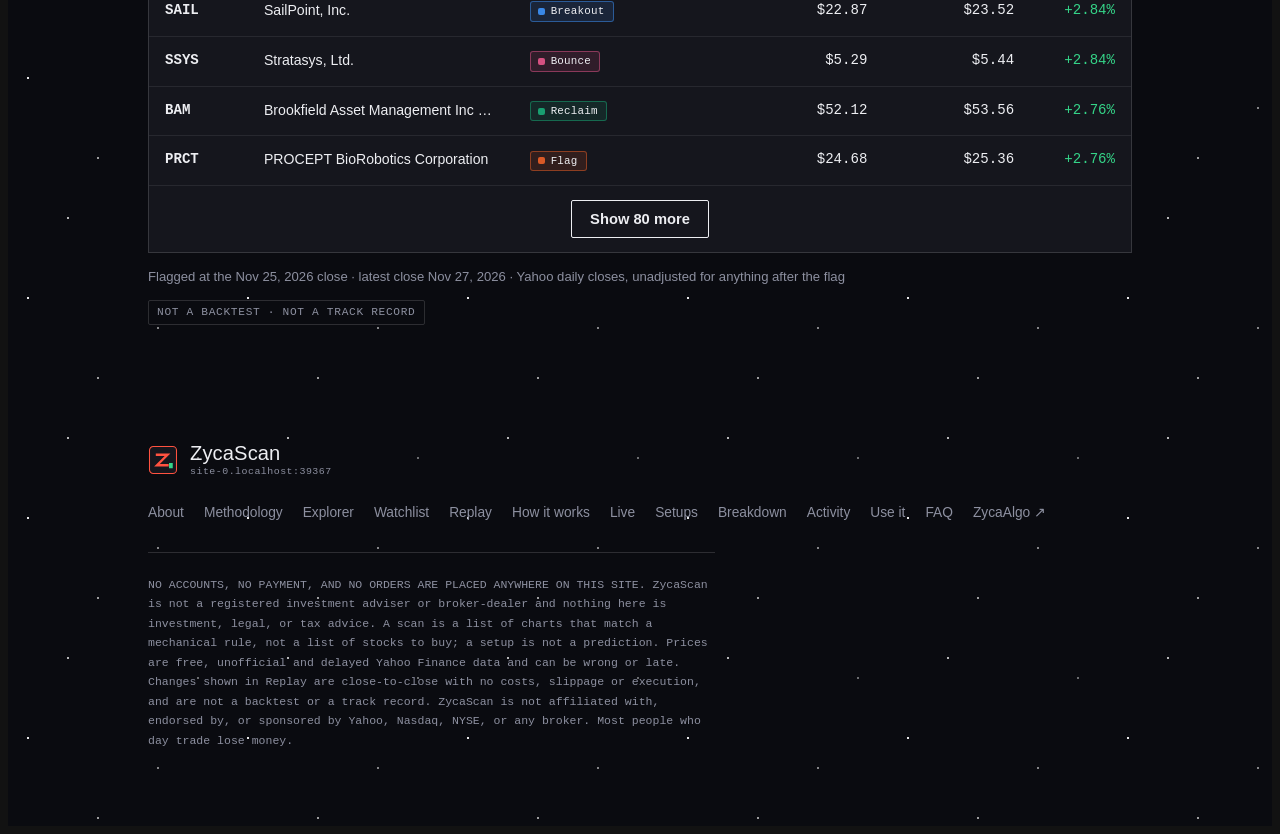
<file: replay.html>
<!doctype html>
<html lang="en">
<head>
<meta charset="utf-8">
<meta name="viewport" content="width=device-width, initial-scale=1">
<title>Replay &mdash; ZycaScan</title>
<meta name="description" content="Replay past ZycaScan scans: what each one listed, and where those names have closed since.">
<link rel="icon" href="data:image/svg+xml,%3Csvg xmlns='http://www.w3.org/2000/svg' viewBox='0 0 40 40'%3E%3Crect x='2' y='2' width='36' height='36' rx='5' fill='%23ff5240' stroke='%23ff5240' stroke-width='1.4'/%3E%3Cpolyline points='12,13 26,13 12,27 26,27' stroke='%230a0b10' stroke-width='3.2' stroke-linecap='square' stroke-linejoin='miter' fill='none'/%3E%3Crect x='28' y='24' width='5' height='7' fill='%2335d488'/%3E%3C/svg%3E">
<link rel="stylesheet" href="styles.css">
<link rel="stylesheet" href="scan.css">
<script src="app.js" defer></script>
</head>
<body>
<div class="il-root" id="top">
  <div data-zs="top"></div>

  <header class="zs-pagehead">
    <div class="il-container">
      <div class="il-eyebrow">Replay &middot; a record, not a backtest</div>
      <h1>What each scan listed, and where it closed since.</h1>
      <p>Pick a past scan. Every name it listed is shown with the close it was flagged at and the latest close. Close to close, no costs, no slippage, no entries or exits &mdash; just the record, kept for every scan that has run.</p>
    </div>
  </header>

  <section class="zs-body">
    <div class="il-container">
      <div class="zs-filters">
        <select class="zs-input" id="run" aria-label="Scan to replay"></select>
        <select class="zs-input" id="setup" aria-label="Setup">
          <option value="all">All setups</option>
        </select>
        <span class="zs-count" id="count"></span>
      </div>
      <div id="notice"></div>
      <dl class="zs-stat-row" id="stats">
        <div><dt>Charts listed</dt><dd id="st-n">&mdash;</dd></div>
        <div><dt>Higher since</dt><dd id="st-up">&mdash;</dd></div>
        <div><dt>Median change</dt><dd id="st-med">&mdash;</dd></div>
        <div><dt>Sessions since</dt><dd id="st-days">&mdash;</dd></div>
      </dl>
      <div class="il-docstamp" style="margin-bottom:20px">
        <div class="il-term-bar">
          <span class="il-term-dots"><span></span><span></span><span></span></span>
          <span class="il-term-title">zycascan &mdash; replay.by-setup</span>
          <span class="il-term-status" id="rp-status">LOADING</span>
        </div>
        <div class="zs-panel"><h3>Median change since flagged, by setup</h3><div id="by-setup"></div>
          <p class="zs-panel-note">Medians over the charts each setup listed in this scan. A handful of scans is far too few to say anything about a setup.</p></div>
      </div>
      <div class="il-tablewrap">
        <table class="il-signals">
          <thead>
            <tr>
              <th class="zs-sort" data-k="s">Ticker</th>
              <th class="zs-col-name zs-sort" data-k="n">Company</th>
              <th>Setups then</th>
              <th class="il-num zs-sort" data-k="p">Flagged close</th>
              <th class="il-num zs-sort" data-k="now">Latest close</th>
              <th class="il-num zs-sort" data-k="chg" aria-sort="descending">Change</th>
            </tr>
          </thead>
          <tbody id="tbody"><tr><td colspan="6" class="zs-muted">Loading&hellip;</td></tr></tbody>
        </table>
        <div class="zs-more" id="more" hidden><button type="button" class="il-btn" id="more-btn">Show more</button></div>
      </div>
      <div class="il-caption">
        <span id="caption"></span>
        <span class="il-tag">NOT A BACKTEST &middot; NOT A TRACK RECORD</span>
      </div>
    </div>
  </section>

  <div data-zs="footer"></div>
</div>

<script>
document.addEventListener('DOMContentLoaded', function () {
  var ZS = window.ZS;
  var PAGE = 80;
  var rp = null, run = null, setup = 'all', sort = 'chg', dir = -1, shown = PAGE, dates = [];

  var setupSel = document.getElementById('setup');
  setupSel.innerHTML += ZS.SETUPS.map(function (s) { return '<option value="' + s.id + '">' + ZS.esc(s.label) + '</option>'; }).join('');

  Promise.all([ZS.load('replay.json'), ZS.load('latest.json').catch(function () { return null; })]).then(function (res) {
    rp = res[0];
    dates = (res[1] && res[1].dates) || [];
    var sel = document.getElementById('run');
    sel.innerHTML = rp.runs.map(function (r, i) {
      return '<option value="' + i + '">Scan of ' + ZS.dateLabel(r.as_of) + ' · ' + ZS.int(r.funnel.matched) + ' charts</option>';
    }).join('');
    // default to the newest scan that already has a later close to compare with
    var first = 0;
    for (var i = 0; i < rp.runs.length; i++) { if (rp.price_date && rp.runs[i].as_of < rp.price_date) { first = i; break; } }
    sel.value = first;
    pick(first);
    sel.addEventListener('change', function () { shown = PAGE; pick(+sel.value); });
  }).catch(function () {
    document.getElementById('tbody').innerHTML = '<tr><td colspan="6" class="zs-muted">No scans on file yet.</td></tr>';
  });

  setupSel.addEventListener('change', function () { setup = setupSel.value; shown = PAGE; render(); });
  document.getElementById('more-btn').addEventListener('click', function () { shown += PAGE; render(); });
  document.querySelectorAll('th.zs-sort').forEach(function (th) {
    th.tabIndex = 0;
    function go() {
      var k = th.getAttribute('data-k');
      if (sort === k) dir *= -1; else { sort = k; dir = (k === 's' || k === 'n') ? 1 : -1; }
      document.querySelectorAll('th.zs-sort').forEach(function (x) { x.removeAttribute('aria-sort'); });
      th.setAttribute('aria-sort', dir === 1 ? 'ascending' : 'descending');
      render();
    }
    th.addEventListener('click', go);
    th.addEventListener('keydown', function (e) { if (e.key === 'Enter' || e.key === ' ') { e.preventDefault(); go(); } });
  });

  function median(a) {
    if (!a.length) return null;
    var s = a.slice().sort(function (x, y) { return x - y; }), m = Math.floor(s.length / 2);
    return s.length % 2 ? s[m] : (s[m - 1] + s[m]) / 2;
  }

  function pick(i) {
    run = rp.runs[i];
    var later = rp.price_date && run.as_of < rp.price_date;
    document.getElementById('notice').innerHTML = later ? '' :
      '<div class="zs-notice">This is the newest scan, flagged at the ' + ZS.dateLabel(run.as_of) + ' close. There is no later close to compare with yet &mdash; ' +
      'the change column fills in after the next session closes and the data is rebuilt.' +
      (rp.runs.length === 1 ? ' It is also the only scan on file so far.' : '') + '</div>';
    document.getElementById('rp-status').textContent = later ? 'RECORD' : 'WAITING';
    // sessions between the flag and the latest close, from the shared date axis when it covers both
    var a = dates.indexOf(run.as_of), b = dates.indexOf(rp.price_date);
    document.getElementById('st-days').textContent = later ? (a !== -1 && b !== -1 ? String(b - a) : 'since ' + ZS.dateLabel(rp.price_date, false)) : '0';
    document.getElementById('caption').textContent = 'Flagged at the ' + ZS.dateLabel(run.as_of) + ' close' +
      (later ? ' · latest close ' + ZS.dateLabel(rp.price_date) : '') + ' · Yahoo daily closes, unadjusted for anything after the flag';
    render();
  }

  function render() {
    var rows = run.hits.filter(function (h) { return setup === 'all' || h.set.indexOf(setup) !== -1; });
    var ch = rows.filter(function (h) { return h.chg != null; }).map(function (h) { return h.chg; });
    document.getElementById('st-n').textContent = ZS.int(rows.length);
    var up = ch.filter(function (c) { return c > 0; }).length;
    document.getElementById('st-up').textContent = ch.length ? up + ' of ' + ch.length : '—';
    var med = median(ch);
    var medEl = document.getElementById('st-med');
    medEl.textContent = ZS.pct(med);
    medEl.className = ZS.dirClass(med);
    document.getElementById('count').textContent = ZS.int(rows.length) + ' charts';

    // by-setup medians (always over the whole scan, not the filter)
    var bars = ZS.SETUPS.map(function (s) {
      var c = run.hits.filter(function (h) { return h.set.indexOf(s.id) !== -1 && h.chg != null; }).map(function (h) { return h.chg; });
      return { s: s, n: c.length, med: median(c) };
    });
    var el = document.getElementById('by-setup');
    if (!bars.some(function (b) { return b.n; })) {
      el.innerHTML = '<p class="zs-empty">Nothing to compare yet — no later close for this scan.</p>';
    } else {
      var maxAbs = Math.max.apply(null, bars.map(function (b) { return Math.abs(b.med || 0); })) || 1;
      el.innerHTML = '<div class="zs-hbars">' + bars.map(function (b) {
        var w = b.med == null ? 0 : Math.abs(b.med) / maxAbs * 50;
        var left = b.med != null && b.med < 0 ? 50 - w : 50;
        return '<div class="zs-hbar"><span class="zs-hbar-label">' + ZS.esc(b.s.label) + '</span>' +
          '<span class="zs-hbar-track" style="position:relative;background:linear-gradient(90deg,transparent calc(50% - 0.5px),rgba(255,255,255,0.22) calc(50% - 0.5px),rgba(255,255,255,0.22) calc(50% + 0.5px),transparent calc(50% + 0.5px))">' +
          '<span class="zs-hbar-fill" style="position:absolute;top:0;left:' + left + '%;width:' + w + '%;background:' + b.s.color + ';border-radius:' + (b.med < 0 ? '4px 0 0 4px' : '0 4px 4px 0') + '"></span></span>' +
          '<span class="zs-hbar-val ' + ZS.dirClass(b.med) + '">' + ZS.pct(b.med, 1) + ' <span class="zs-muted">n=' + b.n + '</span></span></div>';
      }).join('') + '</div>';
    }

    rows.sort(function (x, y) {
      var a = x[sort], b = y[sort];
      if (a == null && b == null) return 0;
      if (a == null) return 1;
      if (b == null) return -1;
      return (typeof a === 'string' ? a.localeCompare(b) : a - b) * dir;
    });
    document.getElementById('tbody').innerHTML = rows.slice(0, shown).map(function (h) {
      return '<tr data-s="' + ZS.esc(h.s) + '"><td class="il-ticker-cell"><a href="explorer?s=' + encodeURIComponent(h.s) + '">' + ZS.esc(h.s) + '</a></td>' +
        '<td class="zs-name">' + ZS.esc(h.n) + '</td>' +
        '<td class="zs-chips">' + ZS.chips(h.set, { short: true }) + '</td>' +
        '<td class="il-num">' + ZS.money(h.p) + '</td>' +
        '<td class="il-num">' + ZS.money(h.now) + '</td>' +
        '<td class="il-num ' + ZS.dirClass(h.chg) + '">' + ZS.pct(h.chg) + '</td></tr>';
    }).join('') || '<tr><td colspan="6" class="zs-muted">Nothing listed for this setup in this scan.</td></tr>';
    document.getElementById('more').hidden = rows.length <= shown;
    document.getElementById('more-btn').textContent = 'Show ' + Math.min(PAGE, rows.length - shown) + ' more';
  }
});
</script>
</body>
</html>
</file>
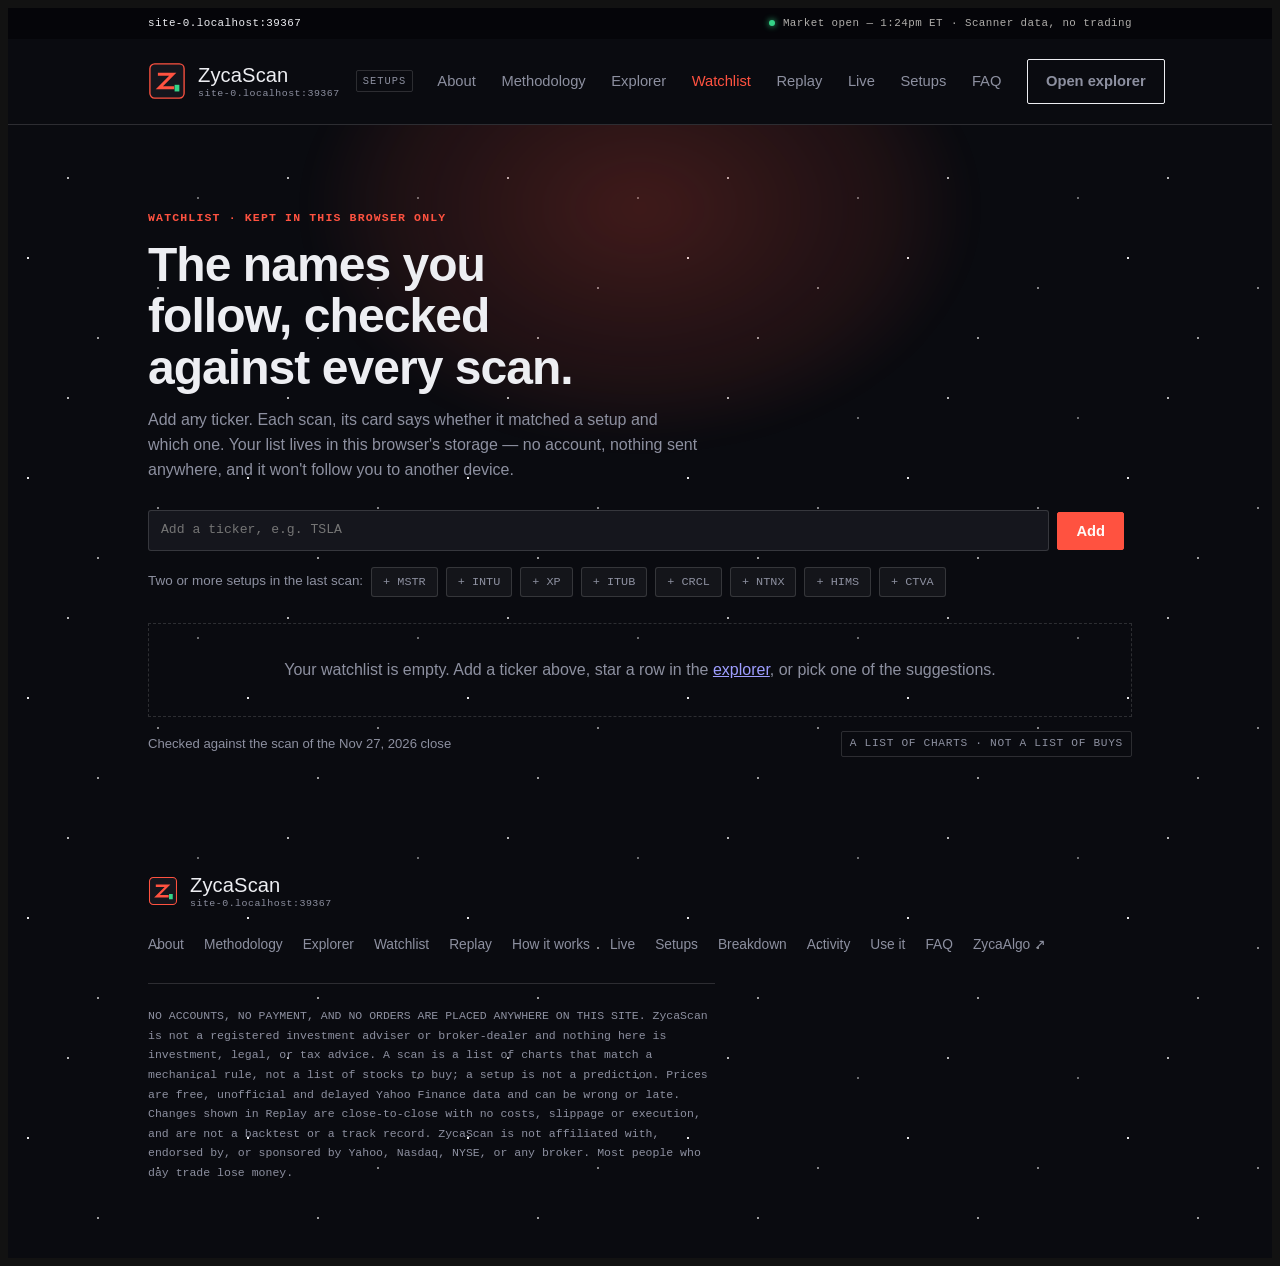
<file: watchlist.html>
<!doctype html>
<html lang="en">
<head>
<meta charset="utf-8">
<meta name="viewport" content="width=device-width, initial-scale=1">
<title>Watchlist &mdash; ZycaScan</title>
<meta name="description" content="Your personal ZycaScan watchlist: the tickers you follow, and whether they matched a setup in the last scan.">
<link rel="icon" href="data:image/svg+xml,%3Csvg xmlns='http://www.w3.org/2000/svg' viewBox='0 0 40 40'%3E%3Crect x='2' y='2' width='36' height='36' rx='5' fill='%23ff5240' stroke='%23ff5240' stroke-width='1.4'/%3E%3Cpolyline points='12,13 26,13 12,27 26,27' stroke='%230a0b10' stroke-width='3.2' stroke-linecap='square' stroke-linejoin='miter' fill='none'/%3E%3Crect x='28' y='24' width='5' height='7' fill='%2335d488'/%3E%3C/svg%3E">
<link rel="stylesheet" href="styles.css">
<link rel="stylesheet" href="scan.css">
<script src="app.js" defer></script>
</head>
<body>
<div class="il-root" id="top">
  <div data-zs="top"></div>

  <header class="zs-pagehead">
    <div class="il-container">
      <div class="il-eyebrow">Watchlist &middot; kept in this browser only</div>
      <h1>The names you follow, checked against every scan.</h1>
      <p>Add any ticker. Each scan, its card says whether it matched a setup and which one. Your list lives in this browser's storage &mdash; no account, nothing sent anywhere, and it won't follow you to another device.</p>
    </div>
  </header>

  <section class="zs-body">
    <div class="il-container">
      <form class="zs-filters" id="add-form" autocomplete="off">
        <input class="zs-input zs-grow" id="add-input" placeholder="Add a ticker, e.g. TSLA" aria-label="Ticker to add" maxlength="8" list="sym-list">
        <datalist id="sym-list"></datalist>
        <button class="il-btn il-btn-primary" type="submit">Add</button>
        <span class="zs-count" id="wl-count"></span>
      </form>
      <div class="zs-suggest" id="suggest"></div>
      <div id="cards"><div class="zs-empty-box">Loading&hellip;</div></div>
      <div class="il-caption">
        <span id="wl-asof"></span>
        <span class="il-tag">A LIST OF CHARTS &middot; NOT A LIST OF BUYS</span>
      </div>
    </div>
  </section>

  <div data-zs="footer"></div>
</div>

<script>
document.addEventListener('DOMContentLoaded', function () {
  var ZS = window.ZS;
  var d = null, bySym = {};

  ZS.load('latest.json').then(function (data) {
    d = data;
    d.hits.forEach(function (h) { bySym[h.s] = h; });
    document.getElementById('sym-list').innerHTML = d.hits.slice(0, 400).map(function (h) {
      return '<option value="' + ZS.esc(h.s) + '">' + ZS.esc(h.n) + '</option>';
    }).join('');
    document.getElementById('wl-asof').textContent = 'Checked against the scan of the ' + ZS.dateLabel(d.as_of) + ' close';
    render();
  }).catch(function () { d = { hits: [] }; render(); });

  function render() {
    var list = ZS.watchlist.get();
    var cards = document.getElementById('cards');
    var matched = list.filter(function (s) { return bySym[s]; }).length;
    document.getElementById('wl-count').textContent = list.length ? list.length + ' on your list · ' + matched + ' matched a setup' : '';

    // suggestions: confluence names not already on the list
    var sugg = d.hits.filter(function (h) { return h.set.length > 1 && list.indexOf(h.s) === -1; }).slice(0, 8);
    document.getElementById('suggest').innerHTML = sugg.length
      ? '<span>Two or more setups in the last scan:</span>' + sugg.map(function (h) {
          return '<button type="button" class="zs-filter" data-add="' + ZS.esc(h.s) + '">+ ' + ZS.esc(h.s) + '</button>';
        }).join('')
      : '';

    if (!list.length) {
      cards.innerHTML = '<div class="zs-empty-box">Your watchlist is empty. Add a ticker above, star a row in the <a href="explorer">explorer</a>, or pick one of the suggestions.</div>';
      return;
    }
    cards.innerHTML = '<div class="zs-cards">' + list.map(function (s) {
      var h = bySym[s];
      if (!h) {
        return '<div class="zs-card"><div class="zs-card-top"><div><div class="zs-card-sym">' + ZS.esc(s) + '</div>' +
          '<div class="zs-card-name">No setup in the last scan</div></div></div>' +
          '<p class="zs-panel-note" style="margin:0">Not on the matched list. It may simply not have set up, or it may be outside the scanned universe (under $5, under 1M shares, an ETF, or not US-listed).</p>' +
          '<div class="zs-card-foot"><span></span><button type="button" class="zs-linkbtn" data-remove="' + ZS.esc(s) + '">Remove</button></div></div>';
      }
      return '<div class="zs-card">' +
        '<div class="zs-card-top"><div style="min-width:0"><a class="zs-card-sym" href="explorer?s=' + encodeURIComponent(s) + '">' + ZS.esc(s) + '</a>' +
        '<div class="zs-card-name">' + ZS.esc(h.n) + '</div></div>' +
        '<div class="zs-card-px">' + ZS.money(h.p) + '<small class="' + ZS.dirClass(h.chg) + '">' + ZS.pct(h.chg) + '</small></div></div>' +
        '<div>' + ZS.chips(h.set) + '</div>' +
        ZS.sparkline(h.c, 260, 56) +
        '<div class="zs-card-foot"><span>RSI ' + (h.rsi == null ? '—' : h.rsi.toFixed(1)) + ' · 3-month closes</span>' +
        '<button type="button" class="zs-linkbtn" data-remove="' + ZS.esc(s) + '">Remove</button></div></div>';
    }).join('') + '</div>';
  }

  function add(raw) {
    var s = String(raw || '').trim().toUpperCase().replace(/-/g, '.');
    if (!/^[A-Z]{1,5}(\.[A-Z]{1,2})?$/.test(s)) { ZS.toast('That doesn\'t look like a US ticker'); return; }
    if (ZS.watchlist.has(s)) { ZS.toast(s + ' is already on your list'); return; }
    var l = ZS.watchlist.get(); l.unshift(s);
    if (!ZS.watchlist.set(l)) { ZS.toast('This browser blocked storage, so the list can\'t be saved'); return; }
    ZS.toast(s + ' added' + (bySym[s] ? '' : ' — no setup in the last scan'));
    render();
  }

  document.getElementById('add-form').addEventListener('submit', function (e) {
    e.preventDefault();
    var inp = document.getElementById('add-input');
    add(inp.value);
    inp.value = '';
  });
  document.addEventListener('click', function (e) {
    var a = e.target.closest('[data-add]');
    if (a) { add(a.getAttribute('data-add')); return; }
    var r = e.target.closest('[data-remove]');
    if (r) {
      var s = r.getAttribute('data-remove');
      ZS.watchlist.set(ZS.watchlist.get().filter(function (x) { return x !== s; }));
      ZS.toast(s + ' removed');
      render();
    }
  });
});
</script>
</body>
</html>
</file>
<file: styles.css>
/* Dark trading-terminal theme: near-black stock, off-white type, a
     brighter red accent that can actually glow. Cards read as glass
     panels floating over a starfield rather than flat fills. */
  :root {
    color-scheme: dark;
    --paper: #0a0b10;
    --paper-raised: #15161d;
    --ink: #edeef2;
    --ink-soft: #8d90a0;
    --navy: #ff5240;
    --navy-deep: #050509;
    --stamp: #ff5240;
    --stamp-soft: rgba(255, 82, 64, 0.14);
    --signal: #35d488;
    --loss: #f2545b;
    --line: rgba(255, 255, 255, 0.14);
    --line-soft: rgba(255, 255, 255, 0.08);
    --focus: #ff5240;
    --ink-invert: #edeef2;
    --glass-bg: rgba(255, 255, 255, 0.045);
    --glass-border: rgba(255, 255, 255, 0.1);
  }

  * { box-sizing: border-box; }

  .il-root {
    --font-display: -apple-system, BlinkMacSystemFont, "Helvetica Neue", Helvetica, Arial, sans-serif;
    --font-serif: "Iowan Old Style", "Palatino Linotype", Palatino, Georgia, "Times New Roman", serif;
    --font-body: -apple-system, BlinkMacSystemFont, "Segoe UI", Roboto, Helvetica, Arial, sans-serif;
    --font-mono: ui-monospace, "SF Mono", "Cascadia Code", "Roboto Mono", Menlo, Consolas, monospace;
    position: relative;
    isolation: isolate;
    background-color: var(--paper);
    /* Starfield: three layered radial-gradient tiles at different scales/
       opacities so the dots read as depth rather than a flat repeat. */
    background-image:
      radial-gradient(1.2px 1.2px at 20px 30px, rgba(255,255,255,0.9) 100%, transparent),
      radial-gradient(1px 1px at 90px 110px, rgba(255,255,255,0.6) 100%, transparent),
      radial-gradient(1.5px 1.5px at 150px 60px, rgba(255,255,255,0.5) 100%, transparent),
      radial-gradient(1px 1px at 60px 170px, rgba(255,255,255,0.7) 100%, transparent),
      radial-gradient(1px 1px at 190px 190px, rgba(255,255,255,0.4) 100%, transparent);
    background-size: 220px 220px;
    background-repeat: repeat;
    color: var(--ink);
    font-family: var(--font-body);
    line-height: 1.55;
    font-size: 16px;
    overflow-x: hidden;
  }
  .il-root::before {
    content: "";
    position: absolute;
    top: -120px;
    left: 50%;
    width: 900px;
    height: 640px;
    transform: translateX(-50%);
    background: radial-gradient(closest-side, rgba(255,82,64,0.22), rgba(255,82,64,0.08) 55%, transparent 75%);
    filter: blur(10px);
    pointer-events: none;
    z-index: -1;
  }
  .il-root > * { position: relative; }
  h1 em, h2 em, .il-lede em { font-family: var(--font-serif); font-style: italic; font-weight: 400; color: var(--stamp); }

  .il-root h1, .il-root h2, .il-root h3 {
    font-family: var(--font-display);
    font-weight: 800;
    letter-spacing: -0.02em;
    text-wrap: balance;
    margin: 0;
    color: var(--ink);
  }

  .il-eyebrow {
    font-family: var(--font-mono);
    font-size: 0.72rem;
    letter-spacing: 0.1em;
    text-transform: uppercase;
    color: var(--stamp);
    font-weight: 700;
  }

  .il-container {
    max-width: 1080px;
    margin: 0 auto;
    padding: 0 clamp(20px, 4vw, 48px);
  }

  /* ---------- TOP UTILITY BAR ---------- */
  .il-topbar {
    background: var(--navy-deep);
    color: var(--ink-invert);
  }
  .il-topbar-inner {
    display: flex;
    justify-content: space-between;
    gap: 16px;
    padding: 7px clamp(20px, 4vw, 48px);
    font-family: var(--font-mono);
    font-size: 0.68rem;
    letter-spacing: 0.04em;
  }
  .il-topbar-inner span:last-child { color: rgba(241,239,233,0.72); }
  .il-market {
    display: flex;
    align-items: center;
    gap: 8px;
    min-width: 0;
  }
  @media (max-width: 480px) {
    .il-topbar-inner { flex-wrap: nowrap; }
    .il-topbar-inner > span:first-child { overflow: hidden; text-overflow: ellipsis; white-space: nowrap; }
    .il-market > span:last-child { display: none; } /* "· Paper Trading Environment" - already stated on the page itself */
  }
  .il-market-dot {
    width: 6px;
    height: 6px;
    border-radius: 50%;
    background: var(--line);
    display: inline-block;
  }
  .il-market-dot.il-open { background: var(--signal); box-shadow: 0 0 6px var(--signal); }
  .il-market-dot.il-closed { background: var(--loss); }

  /* ---------- NAV / LETTERHEAD ---------- */
  .il-nav {
    border-bottom: 1px solid var(--line);
    background: var(--paper);
  }
  .il-nav-inner {
    display: flex;
    align-items: center;
    justify-content: space-between;
    padding: 20px clamp(20px, 4vw, 48px);
    max-width: 1080px;
    margin: 0 auto;
    gap: 24px;
  }
  .il-wordmark {
    display: flex;
    align-items: center;
    gap: 12px;
    white-space: nowrap;
    text-decoration: none;
    color: var(--ink);
  }
  .il-logomark { flex-shrink: 0; display: block; }
  .il-logomark .il-lm-bezel { fill: var(--paper-raised); stroke: var(--stamp); }
  .il-logomark .il-lm-z { stroke: var(--stamp); }
  .il-logomark .il-lm-cursor { fill: var(--signal); animation: il-blink 1.2s steps(1) infinite; }
  @media (prefers-reduced-motion: reduce) {
    .il-logomark .il-lm-cursor { animation: none; }
  }
  .il-brand-text {
    display: flex;
    flex-direction: column;
    line-height: 1.2;
    gap: 1px;
  }
  .il-brand-name {
    font-family: var(--font-display);
    font-size: 1.26rem;
    letter-spacing: 0.005em;
  }
  .il-brand-url {
    font-family: var(--font-mono);
    font-size: 0.62rem;
    letter-spacing: 0.05em;
    color: var(--ink-soft);
  }
  .il-wordmark .il-mark {
    font-family: var(--font-mono);
    font-size: 0.65rem;
    letter-spacing: 0.1em;
    color: var(--ink-soft);
    border: 1px solid var(--line);
    padding: 2px 6px;
    border-radius: 2px;
    margin-left: 4px;
  }
  .il-navlinks {
    display: flex;
    align-items: center;
    gap: clamp(12px, 2vw, 32px);
    font-size: 0.92rem;
  }
  @media (max-width: 980px) {
    .il-navlinks a[href="#how"], .il-navlinks a[href="#faq"], .il-navlinks a[href="/methodology"], .il-navlinks a[href="/explorer"], .il-navlinks a[href="/watchlist"], .il-navlinks a[href="/account"] { display: none; }
  }
  @media (max-width: 760px) {
    .il-navlinks a[href="#activity"] { display: none; }
  }
  .il-navlinks a {
    color: var(--ink-soft);
    text-decoration: none;
    white-space: nowrap;
  }
  .il-navlinks a:hover, .il-navlinks a:focus-visible { color: var(--ink); }

  /* ---------- MOBILE NAV (checkbox-driven, no JS required) ---------- */
  .il-nav-toggle-input { position: absolute; opacity: 0; pointer-events: none; }
  .il-nav-toggle-label {
    display: none;
    align-items: center;
    justify-content: center;
    width: 38px;
    height: 38px;
    border: 1px solid var(--line);
    border-radius: 6px;
    background: var(--glass-bg);
    cursor: pointer;
    flex-shrink: 0;
  }
  .il-nav-toggle-label svg { display: block; }
  .il-nav-toggle-input:focus-visible ~ .il-nav-toggle-label { outline: 2px solid var(--focus); outline-offset: 2px; }
  @media (max-width: 640px) {
    .il-nav {  position: relative; }
    .il-nav-toggle-label { display: flex; }
    .il-navlinks {
      display: none;
      position: absolute;
      top: 100%;
      left: 0;
      right: 0;
      flex-direction: column;
      align-items: stretch;
      gap: 0;
      background: var(--paper-raised);
      border-bottom: 1px solid var(--line);
      box-shadow: 0 16px 32px -12px rgba(0,0,0,0.5);
      padding: 6px clamp(20px, 4vw, 48px) 16px;
      z-index: 60;
    }
    /* every link shows in the mobile menu, overriding the desktop-only breakpoint hides above */
    .il-navlinks a { display: block !important; padding: 13px 0; border-bottom: 1px solid var(--line-soft); }
    .il-navlinks .il-btn { margin-top: 12px; text-align: center; }
    .il-nav-toggle-input:checked ~ .il-navlinks { display: flex; }
  }

  .il-btn {
    font-family: var(--font-body);
    font-size: 0.92rem;
    font-weight: 600;
    border: 1px solid var(--ink);
    background: transparent;
    color: var(--ink);
    padding: 10px 18px;
    border-radius: 2px;
    cursor: pointer;
    white-space: nowrap;
    transition: transform 0.12s ease, background 0.12s ease, color 0.12s ease;
    /* Also used on <a> now that the CTAs are real links - an inline anchor
       would drop the vertical padding and pick up an underline. */
    display: inline-block;
    text-decoration: none;
    text-align: center;
  }
  .il-btn:hover { background: var(--ink); color: var(--paper); }
  .il-btn:focus-visible, .il-root a:focus-visible, .il-root button:focus-visible, .il-root input:focus-visible {
    outline: 2px solid var(--focus);
    outline-offset: 2px;
  }
  .il-btn-primary {
    background: var(--stamp);
    border-color: var(--stamp);
    color: #fff9f7;
  }
  .il-btn-primary:hover { background: var(--navy-deep); border-color: var(--navy-deep); color: #fff; transform: translateY(-1px); }

  /* ---------- HERO ---------- */
  .il-hero {
    padding: clamp(56px, 9vw, 108px) 0 clamp(40px, 6vw, 64px);
    border-bottom: 1px solid var(--line);
  }
  .il-hero-grid {
    display: grid;
    grid-template-columns: minmax(0, 1.15fr) minmax(240px, 0.85fr);
    gap: clamp(32px, 5vw, 64px);
    align-items: start;
  }
  .il-hero h1 {
    font-size: clamp(2.3rem, 4.6vw, 3.6rem);
    line-height: 1.08;
    margin-top: 14px;
    letter-spacing: -0.01em;
  }
  .il-hero h1 em {
    font-family: var(--font-serif);
    font-style: italic;
    font-weight: 400;
    color: var(--stamp);
  }
  .il-hero-sub {
    margin-top: 22px;
    font-size: 1.1rem;
    color: var(--ink-soft);
    max-width: 46ch;
  }
  .il-hero-cta {
    display: flex;
    gap: 14px;
    margin-top: 30px;
    flex-wrap: wrap;
    align-items: center;
  }
  .il-hero-cta .il-link {
    font-size: 0.92rem;
    color: var(--ink-soft);
    text-decoration: underline;
    text-underline-offset: 3px;
    text-decoration-color: var(--line);
  }

  .il-docstamp {
    border: 1px solid var(--glass-border);
    background: var(--glass-bg);
    backdrop-filter: blur(16px);
    -webkit-backdrop-filter: blur(16px);
    font-family: var(--font-mono);
    font-size: 0.78rem;
    border-radius: 10px;
    overflow: hidden;
    box-shadow: 0 0 0 1px rgba(0,0,0,0.3), 0 24px 60px -24px rgba(0,0,0,0.7);
  }
  .il-term-bar {
    display: flex;
    align-items: center;
    gap: 10px;
    padding: 10px 14px;
    border-bottom: 1px solid var(--line);
    background: var(--navy-deep);
  }
  .il-term-dots { display: flex; gap: 6px; }
  .il-term-dots span { width: 9px; height: 9px; border-radius: 50%; display: block; }
  .il-term-dots span:nth-child(1) { background: var(--loss); }
  .il-term-dots span:nth-child(2) { background: var(--stamp); }
  .il-term-dots span:nth-child(3) { background: var(--signal); }
  .il-term-title {
    font-size: 0.68rem;
    letter-spacing: 0.08em;
    color: var(--ink-soft);
  }
  .il-term-status {
    margin-left: auto;
    font-size: 0.62rem;
    letter-spacing: 0.1em;
    color: var(--line);
  }
  .il-term-src {
    display: flex;
    align-items: center;
    gap: 5px;
    font-family: var(--font-mono);
    font-size: 0.68rem;
    color: var(--ink-soft);
    text-decoration: none;
    padding-left: 12px;
    border-left: 1px solid var(--line);
  }
  .il-term-src:hover, .il-term-src:focus-visible { color: var(--stamp); }
  .il-docstamp.il-live .il-term-status { color: var(--signal); }
  .il-docstamp.il-live .il-term-status::before {
    content: "\25CF ";
    animation: il-blink 1.4s steps(1) infinite;
  }
  @keyframes il-blink { 50% { opacity: 0.2; } }
  @media (prefers-reduced-motion: reduce) {
    .il-docstamp.il-live .il-term-status::before { animation: none; }
  }
  .il-docstamp dl { margin: 0; display: grid; gap: 12px; padding: 20px 22px 22px; }
  .il-docstamp dt { color: var(--ink-soft); font-size: 0.68rem; letter-spacing: 0.06em; text-transform: uppercase; }
  .il-docstamp dd { margin: 2px 0 0; color: var(--ink); font-size: 1.05rem; font-variant-numeric: tabular-nums; }
  .il-docstamp .il-arrow { color: var(--stamp); }

  /* ---------- PORTFOLIO CHART ---------- */
  .il-docstamp .il-chart-stats {
    display: grid;
    grid-template-columns: repeat(4, 1fr);
    gap: 20px;
    border-bottom: 1px solid var(--line);
    padding: 18px 22px;
    margin: 0;
  }
  .il-chart-stats dd.il-negative { color: var(--loss); }
  .il-chart-stats dd.il-positive { color: var(--signal); }
  .il-chart-canvas-wrap { padding: 20px 22px 10px; }
  .il-chart-canvas { width: 100%; height: auto; display: block; }
  .il-chart-legend {
    display: flex;
    flex-wrap: wrap;
    gap: 18px;
    padding: 0 22px 20px;
    font-family: var(--font-mono);
    font-size: 0.74rem;
    color: var(--ink-soft);
  }
  .il-legend-item { display: inline-flex; align-items: center; gap: 7px; }
  .il-legend-swatch { width: 14px; height: 2px; display: inline-block; }
  .il-legend-strategy { background: var(--signal); }
  .il-legend-bench { background: var(--ink-soft); }

  /* Realised results from closed positions. Kept visually quieter than the
     equity curve above it: with a handful of trades these figures carry far
     less weight than the curve does, and shouldn't look like they carry more. */
  .il-closed { border-top: 1px solid var(--line); padding: 16px 22px 20px; }
  .il-closed-head { display: flex; align-items: baseline; gap: 10px; }
  .il-closed-title {
    font-family: var(--font-mono);
    font-size: 0.72rem;
    letter-spacing: 0.08em;
    text-transform: uppercase;
    color: var(--ink-soft);
  }
  .il-closed-n {
    font-family: var(--font-mono);
    font-size: 0.72rem;
    color: var(--ink-soft);
    font-variant-numeric: tabular-nums;
  }
  .il-closed-stats {
    display: grid;
    grid-template-columns: repeat(3, minmax(0, 1fr));
    gap: 18px;
    margin: 14px 0 0;
  }
  .il-closed-stats dt {
    font-family: var(--font-mono);
    font-size: 0.68rem;
    letter-spacing: 0.05em;
    text-transform: uppercase;
    color: var(--ink-soft);
  }
  .il-closed-stats dd {
    margin: 3px 0 0;
    font-size: 1.02rem;
    font-variant-numeric: tabular-nums;
  }
  .il-closed-note {
    margin: 12px 0 0;
    font-size: 0.82rem;
    line-height: 1.5;
    color: var(--ink-soft);
    max-width: 62ch;
  }
  @media (max-width: 560px) {
    .il-closed-stats { grid-template-columns: 1fr 1fr; }
  }
  @media (max-width: 860px) {
    .il-docstamp .il-chart-stats { grid-template-columns: repeat(2, 1fr); }
  }
  @media (max-width: 640px) {
    .il-docstamp .il-chart-stats { grid-template-columns: 1fr; gap: 10px; }
  }

  /* ---------- LIVE ACTIVITY FEED ---------- */
  .il-activity-list {
    border: 1px solid var(--line);
    background: var(--paper-raised);
    max-height: 420px;
    overflow-y: auto;
  }
  .il-activity-empty {
    padding: 32px;
    text-align: center;
    color: var(--ink-soft);
    font-family: var(--font-mono);
    font-size: 0.85rem;
  }
  .il-activity-row {
    display: grid;
    grid-template-columns: 90px 100px minmax(0, 1fr) auto;
    gap: 16px;
    align-items: center;
    padding: 14px 18px;
    border-bottom: 1px solid var(--line-soft);
    font-size: 0.86rem;
    transition: background-color 0.15s ease;
  }
  .il-activity-row:last-child { border-bottom: none; }
  .il-activity-row:hover { background: var(--stamp-soft); }
  @media (prefers-reduced-motion: reduce) {
    .il-activity-row { transition: none; }
  }
  .il-activity-ticker { font-family: var(--font-mono); font-weight: 600; }
  .il-activity-badge {
    font-family: var(--font-mono);
    font-size: 0.66rem;
    letter-spacing: 0.06em;
    padding: 3px 8px;
    border-radius: 2px;
    justify-self: start;
    white-space: nowrap;
  }
  .il-activity-badge.il-entry { background: var(--stamp-soft); color: var(--stamp); font-weight: 700; }
  .il-activity-badge.il-skip { background: var(--line-soft); color: var(--ink-soft); }
  .il-activity-badge.il-exit { background: var(--navy-deep); color: var(--ink-invert); font-weight: 700; }
  .il-activity-detail { color: var(--ink-soft); overflow: hidden; text-overflow: ellipsis; white-space: nowrap; }
  .il-activity-time { font-family: var(--font-mono); font-size: 0.72rem; color: var(--ink-soft); white-space: nowrap; }
  @media (max-width: 640px) {
    .il-activity-row { grid-template-columns: 1fr; gap: 4px; }
    .il-activity-time { justify-self: start; }
  }

  /* ---------- TICKER STRIP ---------- */
  .il-ticker-wrap {
    border-bottom: 1px solid var(--line);
    background: var(--navy-deep);
    overflow: hidden;
    white-space: nowrap;
  }
  .il-ticker {
    display: inline-flex;
    padding: 10px 0;
    animation: il-scroll 38s linear infinite;
    font-family: var(--font-mono);
    font-size: 0.78rem;
    color: var(--ink-invert);
  }
  .il-ticker span {
    padding: 0 22px;
    border-right: 1px solid rgba(255,255,255,0.14);
    font-variant-numeric: tabular-nums;
  }
  .il-ticker .il-up { color: var(--signal); }
  .il-ticker .il-up::before { content: "\25B2 "; font-size: 0.7em; }
  .il-ticker .il-down { color: var(--loss); }
  .il-ticker .il-down::before { content: "\25BC "; font-size: 0.7em; }
  @keyframes il-scroll {
    from { transform: translateX(0); }
    to { transform: translateX(-50%); }
  }
  @media (prefers-reduced-motion: reduce) {
    .il-ticker { animation: none; }
  }

  /* ---------- SECTION SHELL ---------- */
  .il-section {
    padding: clamp(48px, 7vw, 88px) 0;
    border-bottom: 1px solid var(--line);
  }
  /* Scroll-reveal: JS adds .il-reveal-init only after confirming it can run,
     so content stays visible by default if JS is disabled or fails. */
  .il-section.il-reveal-init {
    opacity: 0;
    transform: translateY(14px);
    transition: opacity 0.5s ease, transform 0.5s ease;
  }
  .il-section.il-reveal-init.il-visible {
    opacity: 1;
    transform: none;
  }
  @media (prefers-reduced-motion: reduce) {
    .il-section.il-reveal-init { opacity: 1; transform: none; transition: none; }
  }
  .il-section-head {
    display: grid;
    grid-template-columns: minmax(0, 0.55fr) minmax(0, 0.45fr);
    gap: 32px;
    align-items: end;
    margin-bottom: clamp(32px, 5vw, 52px);
  }
  .il-section-head h2 {
    font-size: clamp(1.7rem, 3vw, 2.3rem);
    margin-top: 10px;
  }
  .il-section-head p { color: var(--ink-soft); margin: 0; max-width: 42ch; }

  /* ---------- HOW IT WORKS ---------- */
  .il-steps {
    display: grid;
    grid-template-columns: repeat(4, minmax(0, 1fr));
    gap: 1px;
    background: var(--line);
    border: 1px solid var(--line);
  }
  .il-step {
    background: var(--paper);
    padding: 26px 22px;
    display: flex;
    flex-direction: column;
    gap: 10px;
    transition: background 0.15s ease, box-shadow 0.15s ease;
  }
  .il-step:hover {
    background: var(--paper-raised);
    box-shadow: inset 2px 0 0 var(--stamp);
  }
  .il-step .il-step-no {
    font-family: var(--font-mono);
    font-size: 0.72rem;
    color: var(--stamp);
    letter-spacing: 0.08em;
  }
  .il-step h3 { font-size: 1.08rem; }
  .il-step p { margin: 0; font-size: 0.92rem; color: var(--ink-soft); }

  @media (max-width: 760px) {
    .il-steps { grid-template-columns: 1fr 1fr; }
    .il-section-head { grid-template-columns: 1fr; }
    .il-hero-grid { grid-template-columns: 1fr; }
  }
  @media (max-width: 520px) {
    .il-steps { grid-template-columns: 1fr; }
  }

  /* ---------- SIGNALS TABLE ---------- */
  .il-tablewrap {
    overflow-x: auto;
    border: 1px solid var(--line);
    background: var(--paper-raised);
  }
  table.il-signals {
    width: 100%;
    border-collapse: collapse;
    font-size: 0.88rem;
    min-width: 640px;
    color: var(--ink);
  }
  table.il-signals th {
    text-align: left;
    font-family: var(--font-mono);
    font-size: 0.68rem;
    letter-spacing: 0.06em;
    text-transform: uppercase;
    color: var(--ink-invert);
    background: var(--navy-deep);
    padding: 12px 16px;
    white-space: nowrap;
  }
  table.il-signals td {
    padding: 13px 16px;
    border-bottom: 1px solid var(--line-soft);
    vertical-align: top;
    color: var(--ink);
  }
  table.il-signals tr:last-child td { border-bottom: none; }
  table.il-signals tbody tr { transition: background-color 0.15s ease; }
  table.il-signals tbody tr:hover { background: var(--stamp-soft); }
  @media (prefers-reduced-motion: reduce) {
    table.il-signals tbody tr { transition: none; }
  }
  table.il-signals .il-num { font-family: var(--font-mono); font-variant-numeric: tabular-nums; text-align: right; white-space: nowrap; }
  table.il-signals .il-ticker-cell { font-family: var(--font-mono); font-weight: 600; white-space: nowrap; }
  table.il-signals .il-flag { color: var(--stamp); font-size: 0.75em; margin-left: 4px; }
  .il-cluster-highlight {
    border: 1px solid var(--stamp);
    background: var(--glass-bg);
    backdrop-filter: blur(16px);
    -webkit-backdrop-filter: blur(16px);
    border-radius: 10px;
    padding: 18px 20px;
    margin-bottom: 20px;
    box-shadow: 0 0 32px -8px rgba(255, 82, 64, 0.35);
  }
  .il-cluster-highlight-head {
    font-family: var(--font-mono);
    font-size: 0.72rem;
    letter-spacing: 0.08em;
    text-transform: uppercase;
    color: var(--stamp);
    margin-bottom: 12px;
  }
  .il-cluster-highlight-list { display: flex; flex-direction: column; gap: 10px; }
  .il-cluster-item { font-size: 0.88rem; line-height: 1.5; }
  .il-cluster-ticker { font-family: var(--font-mono); font-weight: 700; color: var(--ink); margin-right: 8px; }
  .il-cluster-company { color: var(--ink-soft); margin-right: 8px; }
  .il-cluster-insiders { color: var(--ink-soft); display: block; font-size: 0.84rem; }
  @media (min-width: 640px) {
    .il-cluster-insiders { display: inline; }
    .il-cluster-insiders::before { content: "— "; }
  }

  .il-caption {
    display: flex;
    justify-content: space-between;
    align-items: center;
    gap: 12px;
    margin-top: 14px;
    font-size: 0.82rem;
    color: var(--ink-soft);
    flex-wrap: wrap;
  }
  .il-caption .il-tag {
    font-family: var(--font-mono);
    font-size: 0.7rem;
    letter-spacing: 0.06em;
    border: 1px solid var(--line);
    padding: 3px 8px;
    border-radius: 2px;
  }

  /* ---------- PRICING ---------- */
  .il-tiers {
    display: grid;
    grid-template-columns: repeat(3, minmax(0, 1fr));
    gap: 20px;
  }
  @media (max-width: 860px) { .il-tiers { grid-template-columns: 1fr; } }
  /* Two real modes rather than three invented price points. */
  .il-tiers-two { grid-template-columns: repeat(2, minmax(0, 1fr)); max-width: 760px; }
  @media (max-width: 860px) { .il-tiers-two { grid-template-columns: 1fr; } }
  .il-tier-note {
    margin: 22px 0 0;
    max-width: 70ch;
    font-size: 0.86rem;
    color: var(--ink-soft);
  }
  .il-tier {
    border: 1px solid var(--line);
    background: var(--paper-raised);
    padding: 28px 24px;
    display: flex;
    flex-direction: column;
    gap: 16px;
    position: relative;
    transition: transform 0.15s ease, border-color 0.15s ease;
  }
  .il-tier:hover { transform: translateY(-3px); border-color: var(--stamp); }
  .il-tier.il-tier-featured:hover { border-color: var(--navy); }
  .il-tier.il-tier-featured { border-color: var(--navy); }
  .il-tier.il-tier-featured::after {
    content: "MOST MIRRORED";
    position: absolute;
    top: -11px;
    left: 24px;
    background: var(--navy);
    color: #fff;
    font-family: var(--font-mono);
    font-size: 0.6rem;
    letter-spacing: 0.1em;
    padding: 4px 8px;
  }
  .il-tier-name { font-family: var(--font-mono); font-size: 0.78rem; letter-spacing: 0.08em; text-transform: uppercase; color: var(--ink-soft); }
  .il-tier-price { font-family: var(--font-display); font-size: 2.2rem; }
  .il-tier-price span { font-family: var(--font-body); font-size: 0.95rem; color: var(--ink-soft); font-weight: 400; }
  .il-tier ul { list-style: none; margin: 0; padding: 0; display: flex; flex-direction: column; gap: 10px; font-size: 0.9rem; }
  .il-tier li { display: flex; gap: 10px; }
  .il-tier li::before { content: "—"; color: var(--ink-soft); flex-shrink: 0; }
  .il-tier .il-btn { margin-top: auto; width: 100%; text-align: center; }

  /* ---------- FAQ ---------- */
  .il-faq { display: grid; gap: 1px; background: var(--line); border: 1px solid var(--line); }
  .il-faq-item { background: var(--paper); }
  .il-faq-item summary {
    cursor: pointer;
    padding: 18px 22px;
    font-family: var(--font-display);
    font-size: 1.02rem;
    list-style: none;
    display: flex;
    justify-content: space-between;
    align-items: center;
    gap: 16px;
  }
  .il-faq-item summary::-webkit-details-marker { display: none; }
  .il-faq-item summary::after {
    content: "+";
    font-family: var(--font-mono);
    color: var(--stamp);
    font-size: 1.1rem;
    flex-shrink: 0;
  }
  .il-faq-item[open] summary::after { content: "\2212"; }
  .il-faq-item .il-faq-body {
    padding: 0 22px 20px;
    color: var(--ink-soft);
    font-size: 0.94rem;
    max-width: 68ch;
  }

  /* ---------- FOOTER / FINE PRINT ---------- */
  .il-footer {
    padding: 44px 0 64px;
    font-family: var(--font-mono);
  }
  .il-footer-top {
    display: flex;
    justify-content: space-between;
    align-items: flex-start;
    gap: 24px;
    flex-wrap: wrap;
    margin-bottom: 28px;
    font-family: var(--font-body);
  }
  .il-footer-brand { font-family: var(--font-display); font-size: 1.1rem; }
  .il-footer-links { display: flex; gap: 20px; font-size: 0.86rem; }
  .il-footer-links a { color: var(--ink-soft); text-decoration: none; }
  .il-footer-links a:hover { color: var(--ink); }
  .il-finetext {
    font-size: 0.72rem;
    line-height: 1.7;
    color: var(--ink-soft);
    border-top: 1px solid var(--line);
    padding-top: 22px;
    max-width: 82ch;
  }

  /* ---------- TOAST / MODAL ---------- */
  .il-toast {
    position: fixed;
    left: 50%;
    bottom: 28px;
    transform: translate(-50%, 12px);
    background: var(--ink);
    color: var(--paper);
    font-family: var(--font-body);
    font-size: 0.9rem;
    padding: 14px 20px;
    border-radius: 3px;
    box-shadow: 0 8px 24px rgba(0,0,0,0.25);
    opacity: 0;
    pointer-events: none;
    transition: opacity 0.2s ease, transform 0.2s ease;
    z-index: 40;
    max-width: min(90vw, 420px);
    text-align: center;
  }
  .il-toast.il-show {
    opacity: 1;
    transform: translate(-50%, 0);
    pointer-events: auto;
  }


  /* ---------- ESSAY / LONG-FORM PAGES (about, methodology, legal) ---------- */
  .il-essay {
    max-width: 720px;
    margin: 0 auto;
    padding: clamp(56px, 8vw, 96px) clamp(20px, 4vw, 48px) clamp(64px, 8vw, 96px);
  }
  .il-essay .il-eyebrow { margin-bottom: 14px; }
  .il-essay h1 {
    font-size: clamp(2rem, 4vw, 2.8rem);
    line-height: 1.1;
    margin-bottom: 28px;
  }
  .il-essay .il-lede {
    font-size: 1.15rem;
    color: var(--ink-soft);
    line-height: 1.6;
    margin-bottom: 48px;
    max-width: 62ch;
  }
  .il-essay h2 {
    font-size: 1.4rem;
    margin: 56px 0 18px;
  }
  .il-essay p {
    font-family: var(--font-body);
    font-size: 1rem;
    line-height: 1.75;
    color: var(--ink);
    margin: 0 0 18px;
    max-width: 66ch;
  }
  .il-essay p.il-muted { color: var(--ink-soft); }
  .il-essay ul.il-plain {
    margin: 0 0 18px;
    padding-left: 0;
    list-style: none;
    display: flex;
    flex-direction: column;
    gap: 10px;
    max-width: 66ch;
  }
  .il-essay ul.il-plain li {
    padding-left: 22px;
    position: relative;
    color: var(--ink);
    line-height: 1.6;
  }
  .il-essay ul.il-plain li::before {
    content: "\2192";
    position: absolute;
    left: 0;
    color: var(--stamp);
    font-family: var(--font-mono);
  }
  .il-pullquote {
    border-left: 2px solid var(--stamp);
    padding: 4px 0 4px 22px;
    margin: 32px 0;
    font-family: var(--font-display);
    font-size: 1.15rem;
    color: var(--ink);
    max-width: 58ch;
  }
  .il-essay-divider {
    border: none;
    border-top: 1px solid var(--line);
    margin: 56px 0;
  }
  .il-honesty-box {
    border: 1px solid var(--line);
    background: var(--paper-raised);
    padding: 24px;
    margin-top: 12px;
  }
  .il-honesty-box h3 {
    font-family: var(--font-mono);
    font-size: 0.78rem;
    letter-spacing: 0.08em;
    text-transform: uppercase;
    color: var(--stamp);
    margin: 0 0 14px;
  }
  .il-honesty-box p { font-size: 0.92rem; color: var(--ink-soft); margin-bottom: 12px; }
  .il-honesty-box p:last-child { margin-bottom: 0; }
  .il-essay-cta {
    display: flex;
    gap: 14px;
    margin-top: 40px;
    flex-wrap: wrap;
  }
  .il-navlinks a[aria-current="page"] { color: var(--stamp); }
</file>
<file: scan.css>
/* ZycaScan additions on top of the shared ZycaAlgo styles.css. */

/* ---------- setup chips ---------- */
.zs-chip {
  display: inline-flex;
  align-items: center;
  gap: 6px;
  font-family: var(--font-mono);
  font-size: 0.68rem;
  letter-spacing: 0.02em;
  line-height: 1;
  padding: 4px 8px 4px 7px;
  margin: 1px 4px 1px 0;
  border: 1px solid color-mix(in srgb, var(--chip) 55%, transparent);
  background: color-mix(in srgb, var(--chip) 14%, transparent);
  color: var(--ink);
  border-radius: 3px;
  white-space: nowrap;
}
.zs-chip::before {
  content: "";
  width: 7px;
  height: 7px;
  border-radius: 2px;
  background: var(--chip);
  flex-shrink: 0;
}
td.zs-chips { white-space: normal; min-width: 150px; }
td.zs-name { color: var(--ink-soft); max-width: 240px; overflow: hidden; text-overflow: ellipsis; white-space: nowrap; }

/* ---------- filter row ---------- */
.zs-filters {
  display: flex;
  flex-wrap: wrap;
  gap: 8px;
  align-items: center;
  margin-bottom: 16px;
}
.zs-filter {
  font-family: var(--font-mono);
  font-size: 0.74rem;
  padding: 7px 11px;
  border: 1px solid var(--line);
  background: var(--glass-bg);
  color: var(--ink-soft);
  border-radius: 3px;
  cursor: pointer;
  display: inline-flex;
  align-items: center;
  gap: 7px;
  transition: border-color 0.15s ease, color 0.15s ease;
}
.zs-filter:hover { color: var(--ink); border-color: var(--ink-soft); }
.zs-filter[aria-pressed="true"] { color: var(--ink); border-color: var(--stamp); background: var(--stamp-soft); }
.zs-filter .zs-n { color: var(--ink-soft); }
.zs-filter i { width: 8px; height: 8px; border-radius: 2px; display: inline-block; }
.zs-input {
  font: inherit;
  font-family: var(--font-mono);
  font-size: 0.82rem;
  background: var(--paper-raised);
  color: var(--ink);
  border: 1px solid var(--line);
  padding: 9px 12px;
  border-radius: 3px;
  min-width: 0;
}
.zs-input:focus { outline: 2px solid var(--focus); outline-offset: 1px; }
select.zs-input { cursor: pointer; }
.zs-grow { flex: 1 1 200px; }

/* ---------- table extras ---------- */
table.il-signals th.zs-sort { cursor: pointer; user-select: none; }
table.il-signals th.zs-sort::after { content: " \2195"; opacity: 0.35; }
table.il-signals th.zs-sort[aria-sort="ascending"]::after { content: " \2191"; opacity: 1; color: var(--stamp); }
table.il-signals th.zs-sort[aria-sort="descending"]::after { content: " \2193"; opacity: 1; color: var(--stamp); }
table.il-signals td.il-positive, .il-positive { color: var(--signal); }
table.il-signals td.il-negative, .il-negative { color: var(--loss); }
table.il-signals tr.zs-clickable { cursor: pointer; }
table.il-signals tr.zs-selected { background: var(--stamp-soft); }
td.zs-spark-cell { padding-top: 8px; padding-bottom: 6px; }
.zs-spark { color: var(--ink-soft); vertical-align: middle; }
.zs-dot-up { fill: var(--signal); }
.zs-dot-down { fill: var(--loss); }
.zs-nochart { font-size: 0.72rem; color: var(--ink-soft); }
.zs-star {
  background: none;
  border: none;
  color: var(--line);
  cursor: pointer;
  font-size: 0.95rem;
  padding: 0 6px 0 0;
  line-height: 1;
}
.zs-star:hover { color: var(--ink-soft); }
.zs-star.zs-on { color: #f5b301; }
.zs-more {
  display: flex;
  justify-content: center;
  padding: 14px;
  border-top: 1px solid var(--line-soft);
}

/* ---------- charts ---------- */
.zs-tip {
  position: fixed;
  left: 0;
  top: 0;
  z-index: 60;
  pointer-events: none;
  opacity: 0;
  background: #1d1f28;
  border: 1px solid var(--glass-border);
  color: var(--ink);
  font-family: var(--font-body);
  font-size: 0.8rem;
  line-height: 1.45;
  padding: 8px 10px;
  border-radius: 6px;
  max-width: 280px;
  box-shadow: 0 8px 24px rgba(0, 0, 0, 0.4);
  transition: opacity 0.1s ease;
}
.zs-muted { color: var(--ink-soft); }
.zs-grid { stroke: rgba(255, 255, 255, 0.07); stroke-width: 1; }
.zs-baseline { stroke: rgba(255, 255, 255, 0.22); stroke-width: 1; }
.zs-axis-label { fill: var(--ink-soft); font-family: var(--font-mono); font-size: 10.5px; font-variant-numeric: tabular-nums; }
.zs-line-close { fill: none; stroke: var(--stamp); stroke-width: 2; stroke-linejoin: round; }
.zs-line-ma { fill: none; stroke: var(--ink-soft); stroke-width: 1.5; stroke-dasharray: 4 4; }
.zs-end { fill: var(--stamp); stroke: var(--paper-raised); stroke-width: 2; }
.zs-cross { stroke: rgba(255, 255, 255, 0.35); stroke-width: 1; }
.zs-cross-dot { fill: var(--stamp); stroke: var(--paper-raised); stroke-width: 2; }
.zs-hit { fill: transparent; cursor: crosshair; }
.zs-hist-bar { fill: #3987e5; }
.zs-hist-bar + .zs-hit:hover { fill: rgba(255, 255, 255, 0.04); }
.zs-ref { stroke: var(--ink-soft); stroke-width: 1; stroke-dasharray: 3 3; }
.zs-ref-label { fill: var(--ink-soft); font-family: var(--font-mono); font-size: 10px; }
.zs-legend { display: flex; gap: 18px; font-size: 0.78rem; color: var(--ink-soft); padding: 6px 2px 0; flex-wrap: wrap; }
.zs-legend span { display: inline-flex; align-items: center; gap: 7px; }
.zs-sw { display: inline-block; width: 16px; height: 0; border-top: 2px solid var(--stamp); }
.zs-sw-ma { border-top: 2px dashed var(--ink-soft); }
.zs-empty { color: var(--ink-soft); font-size: 0.9rem; margin: 0; padding: 18px 0; }

.zs-hbars { display: flex; flex-direction: column; gap: 10px; }
.zs-hbar {
  display: grid;
  grid-template-columns: minmax(120px, 170px) 1fr auto;
  align-items: center;
  gap: 12px;
  font-size: 0.84rem;
  border-radius: 3px;
  padding: 2px 0;
}
.zs-hbar:hover .zs-hbar-label, .zs-hbar:focus .zs-hbar-label { color: var(--ink); }
.zs-hbar-label { color: var(--ink-soft); }
.zs-hbar-track { height: 14px; display: block; }
.zs-hbar-fill { display: block; height: 100%; border-radius: 0 4px 4px 0; min-width: 2px; }
.zs-hbar-val { font-family: var(--font-mono); font-variant-numeric: tabular-nums; color: var(--ink); min-width: 4ch; text-align: right; }
@media (max-width: 520px) {
  .zs-hbar { grid-template-columns: 1fr auto; }
  .zs-hbar-track { grid-column: 1 / -1; order: 3; }
}

/* ---------- breakdown panel ---------- */
.zs-panels {
  display: grid;
  grid-template-columns: minmax(0, 1.15fr) minmax(0, 1fr);
  gap: 0;
  border-top: 1px solid var(--line-soft);
}
.zs-panel { padding: 20px 22px 22px; min-width: 0; }
.zs-panel + .zs-panel { border-left: 1px solid var(--line-soft); }
.zs-panel h3 {
  font-family: var(--font-mono);
  font-size: 0.7rem;
  font-weight: 500;
  letter-spacing: 0.08em;
  text-transform: uppercase;
  color: var(--ink-soft);
  margin: 0 0 16px;
}
.zs-panel-note { font-size: 0.8rem; color: var(--ink-soft); margin: 14px 0 0; }
@media (max-width: 860px) {
  .zs-panels { grid-template-columns: 1fr; }
  .zs-panel + .zs-panel { border-left: none; border-top: 1px solid var(--line-soft); }
}

/* ---------- activity badges ---------- */
.il-activity-badge.zs-new { background: var(--stamp-soft); color: var(--stamp); font-weight: 700; }
.il-activity-badge.zs-dropped { background: var(--line-soft); color: var(--ink-soft); }
.il-activity-badge.zs-changed { background: rgba(57, 135, 229, 0.16); color: #7fb0f0; font-weight: 700; }
.zs-activity-note { font-size: 0.82rem; color: var(--ink-soft); margin: 12px 0 0; }

/* ---------- page heads (explorer, watchlist, replay) ---------- */
.zs-pagehead { padding: clamp(48px, 7vw, 84px) 0 28px; }
.zs-pagehead h1 { font-size: clamp(2rem, 4.4vw, 3rem); line-height: 1.08; margin: 12px 0 14px; max-width: 22ch; }
.zs-pagehead p { color: var(--ink-soft); max-width: 62ch; margin: 0; }
.zs-body { padding-bottom: 72px; }

/* ---------- explorer detail ---------- */
.zs-detail {
  border: 1px solid var(--line);
  background: var(--paper-raised);
  margin-bottom: 20px;
}
.zs-detail-head {
  display: flex;
  justify-content: space-between;
  align-items: flex-start;
  gap: 16px;
  flex-wrap: wrap;
  padding: 20px 22px 6px;
}
.zs-detail-head h2 { font-size: 1.6rem; margin: 0; font-family: var(--font-mono); }
.zs-detail-head .zs-name-lg { color: var(--ink-soft); font-size: 0.95rem; margin-top: 2px; }
.zs-detail-stats { display: flex; gap: 22px; flex-wrap: wrap; margin: 0; }
.zs-detail-stats div { display: flex; flex-direction: column; }
.zs-detail-stats dt { font-family: var(--font-mono); font-size: 0.64rem; letter-spacing: 0.08em; text-transform: uppercase; color: var(--ink-soft); }
.zs-detail-stats dd { margin: 2px 0 0; font-family: var(--font-mono); font-size: 1.05rem; font-variant-numeric: tabular-nums; }
.zs-detail-chart { padding: 6px 22px 16px; }
.zs-detail-why { padding: 0 22px 20px; display: grid; gap: 8px; }
.zs-why { font-size: 0.86rem; color: var(--ink-soft); display: flex; gap: 10px; align-items: baseline; }
.zs-why .zs-chip { flex-shrink: 0; }
.zs-detail-actions { display: flex; gap: 10px; padding: 0 22px 20px; flex-wrap: wrap; }
.zs-count { font-family: var(--font-mono); font-size: 0.78rem; color: var(--ink-soft); margin-left: auto; }

/* ---------- watchlist cards ---------- */
.zs-cards { display: grid; grid-template-columns: repeat(auto-fill, minmax(260px, 1fr)); gap: 16px; }
.zs-card {
  border: 1px solid var(--line);
  background: var(--paper-raised);
  padding: 18px 18px 14px;
  display: flex;
  flex-direction: column;
  gap: 10px;
  min-width: 0;
}
.zs-card-top { display: flex; justify-content: space-between; align-items: flex-start; gap: 10px; }
.zs-card-sym { font-family: var(--font-mono); font-weight: 700; font-size: 1.15rem; }
.zs-card-name { color: var(--ink-soft); font-size: 0.82rem; overflow: hidden; text-overflow: ellipsis; white-space: nowrap; }
.zs-card-px { text-align: right; font-family: var(--font-mono); font-variant-numeric: tabular-nums; }
.zs-card-px small { display: block; font-size: 0.78rem; }
.zs-card .zs-spark { width: 100%; height: 56px; }
.zs-card-foot { display: flex; justify-content: space-between; align-items: center; gap: 8px; font-size: 0.78rem; color: var(--ink-soft); }
.zs-linkbtn { background: none; border: none; color: var(--ink-soft); cursor: pointer; font: inherit; font-size: 0.78rem; padding: 0; text-decoration: underline; text-underline-offset: 3px; }
.zs-linkbtn:hover { color: var(--ink); }
.zs-suggest { display: flex; flex-wrap: wrap; gap: 8px; align-items: center; margin: 14px 0 26px; font-size: 0.84rem; color: var(--ink-soft); }
.zs-empty-box { border: 1px dashed var(--line); padding: 34px 24px; text-align: center; color: var(--ink-soft); }

/* ---------- replay ---------- */
.zs-stat-row { display: grid; grid-template-columns: repeat(4, minmax(0, 1fr)); gap: 0; border: 1px solid var(--line); background: var(--paper-raised); margin-bottom: 20px; }
.zs-stat-row > div { padding: 16px 18px; }
.zs-stat-row > div + div { border-left: 1px solid var(--line-soft); }
.zs-stat-row dt { font-family: var(--font-mono); font-size: 0.64rem; letter-spacing: 0.08em; text-transform: uppercase; color: var(--ink-soft); }
.zs-stat-row dd { margin: 4px 0 0; font-family: var(--font-mono); font-size: 1.25rem; font-variant-numeric: tabular-nums; }
@media (max-width: 720px) {
  .zs-stat-row { grid-template-columns: repeat(2, minmax(0, 1fr)); }
  .zs-stat-row > div:nth-child(3) { border-left: none; }
  .zs-stat-row > div:nth-child(n+3) { border-top: 1px solid var(--line-soft); }
}
.zs-notice {
  border: 1px solid var(--line);
  border-left: 2px solid var(--stamp);
  background: var(--glass-bg);
  padding: 14px 18px;
  font-size: 0.88rem;
  color: var(--ink-soft);
  margin-bottom: 20px;
}

/* ---------- methodology rule table ---------- */
.zs-rules { width: 100%; border-collapse: collapse; margin: 8px 0 24px; font-size: 0.9rem; }
.zs-rules th, .zs-rules td { text-align: left; padding: 10px 12px; border-bottom: 1px solid var(--line-soft); vertical-align: top; }
.zs-rules th { font-family: var(--font-mono); font-size: 0.66rem; letter-spacing: 0.08em; text-transform: uppercase; color: var(--ink-soft); font-weight: 500; }
.zs-rules code, .il-essay code { font-family: var(--font-mono); font-size: 0.85em; background: var(--line-soft); padding: 1px 5px; border-radius: 3px; }

@media (max-width: 560px) {
  td.zs-name { display: none; }
  th.zs-col-name { display: none; }
}

/* the shared tier badge says "MOST MIRRORED"; this site doesn't mirror anything */
.il-tier.il-tier-featured.zs-tier-run::after { content: "FULL TOOLKIT"; }
a.zs-card-sym, table.il-signals .il-ticker-cell a, .il-cluster-item a.il-cluster-ticker { color: var(--ink); text-decoration: none; }
a.zs-card-sym:hover, table.il-signals .il-ticker-cell a:hover, .il-cluster-item a.il-cluster-ticker:hover { color: var(--stamp); }
.il-cluster-item a { color: var(--ink-soft); }

/* ---------- chart tabs, TradingView, breakout level ---------- */
.zs-tabs { display: flex; gap: 4px; padding: 10px 22px 0; }
.zs-tab {
  font-family: var(--font-mono); font-size: 0.72rem; letter-spacing: 0.04em;
  background: none; border: 1px solid transparent; border-bottom-color: var(--line);
  color: var(--ink-soft); padding: 7px 12px; cursor: pointer; border-radius: 3px 3px 0 0;
}
.zs-tab:hover { color: var(--ink); }
.zs-tab[aria-selected="true"] { color: var(--ink); border-color: var(--line); border-bottom-color: var(--paper-raised); background: var(--glass-bg); }
.zs-tv { height: 480px !important; width: 100%; }  /* TradingView injects its own container height */
@media (max-width: 560px) { .zs-tv { height: 380px !important; } }
.zs-tv-credit { font-size: 0.74rem; color: var(--ink-soft); margin: 8px 0 0; }
.zs-tv-credit a { color: var(--ink-soft); }
.zs-level { stroke: #35d488; stroke-width: 1.25; stroke-dasharray: 6 4; }
.zs-level-label { fill: #35d488; font-family: var(--font-mono); font-size: 10.5px; }
.zs-sw-level { border-top: 2px dashed #35d488; }

/* ---------- live breakouts ---------- */
.zs-live-grid { display: grid; grid-template-columns: minmax(0, 1.4fr) minmax(0, 1fr); gap: 20px; }
@media (max-width: 860px) { .zs-live-grid { grid-template-columns: 1fr; } }
.zs-break-row {
  display: grid; grid-template-columns: 64px 72px 92px 1fr auto; gap: 12px; align-items: center;
  padding: 12px 18px; border-bottom: 1px solid var(--line-soft); font-size: 0.86rem;
}
.zs-break-row:last-child { border-bottom: none; }
.zs-break-time { font-family: var(--font-mono); font-size: 0.74rem; color: var(--ink-soft); }
.zs-break-sym { font-family: var(--font-mono); font-weight: 700; color: var(--ink); text-decoration: none; }
.zs-break-sym:hover { color: var(--stamp); }
.zs-break-kind { font-family: var(--font-mono); font-size: 0.64rem; letter-spacing: 0.06em; padding: 3px 7px; border-radius: 2px; text-align: center; }
.zs-break-kind.zs-k-20d { background: rgba(53, 212, 136, 0.14); color: #35d488; }
.zs-break-kind.zs-k-orb { background: rgba(57, 135, 229, 0.16); color: #7fb0f0; }
.zs-break-detail { color: var(--ink-soft); overflow: hidden; text-overflow: ellipsis; white-space: nowrap; }
.zs-break-detail b { color: var(--ink); font-weight: 600; }
.zs-break-link { font-size: 0.74rem; color: var(--ink-soft); white-space: nowrap; }
@media (max-width: 640px) {
  .zs-break-row { grid-template-columns: 56px 1fr auto; }
  .zs-break-detail { grid-column: 1 / -1; white-space: normal; }
  .zs-break-link { display: none; }
}
.zs-near-row { display: grid; grid-template-columns: 64px 1fr auto; gap: 10px; padding: 9px 18px; border-bottom: 1px solid var(--line-soft); font-size: 0.84rem; align-items: center; }
.zs-near-row:last-child { border-bottom: none; }
.zs-near-bar { height: 6px; background: var(--line-soft); border-radius: 3px; position: relative; overflow: hidden; }
.zs-near-bar i { position: absolute; left: 0; top: 0; bottom: 0; background: #35d488; border-radius: 3px; }
.zs-near-val { font-family: var(--font-mono); font-size: 0.78rem; color: var(--ink-soft); white-space: nowrap; }
.zs-panel-box { border: 1px solid var(--line); background: var(--paper-raised); }
.zs-panel-box > h3 {
  font-family: var(--font-mono); font-size: 0.7rem; font-weight: 500; letter-spacing: 0.08em; text-transform: uppercase;
  color: var(--ink-soft); margin: 0; padding: 14px 18px; border-bottom: 1px solid var(--line-soft);
  display: flex; justify-content: space-between; gap: 10px;
}
</file>
